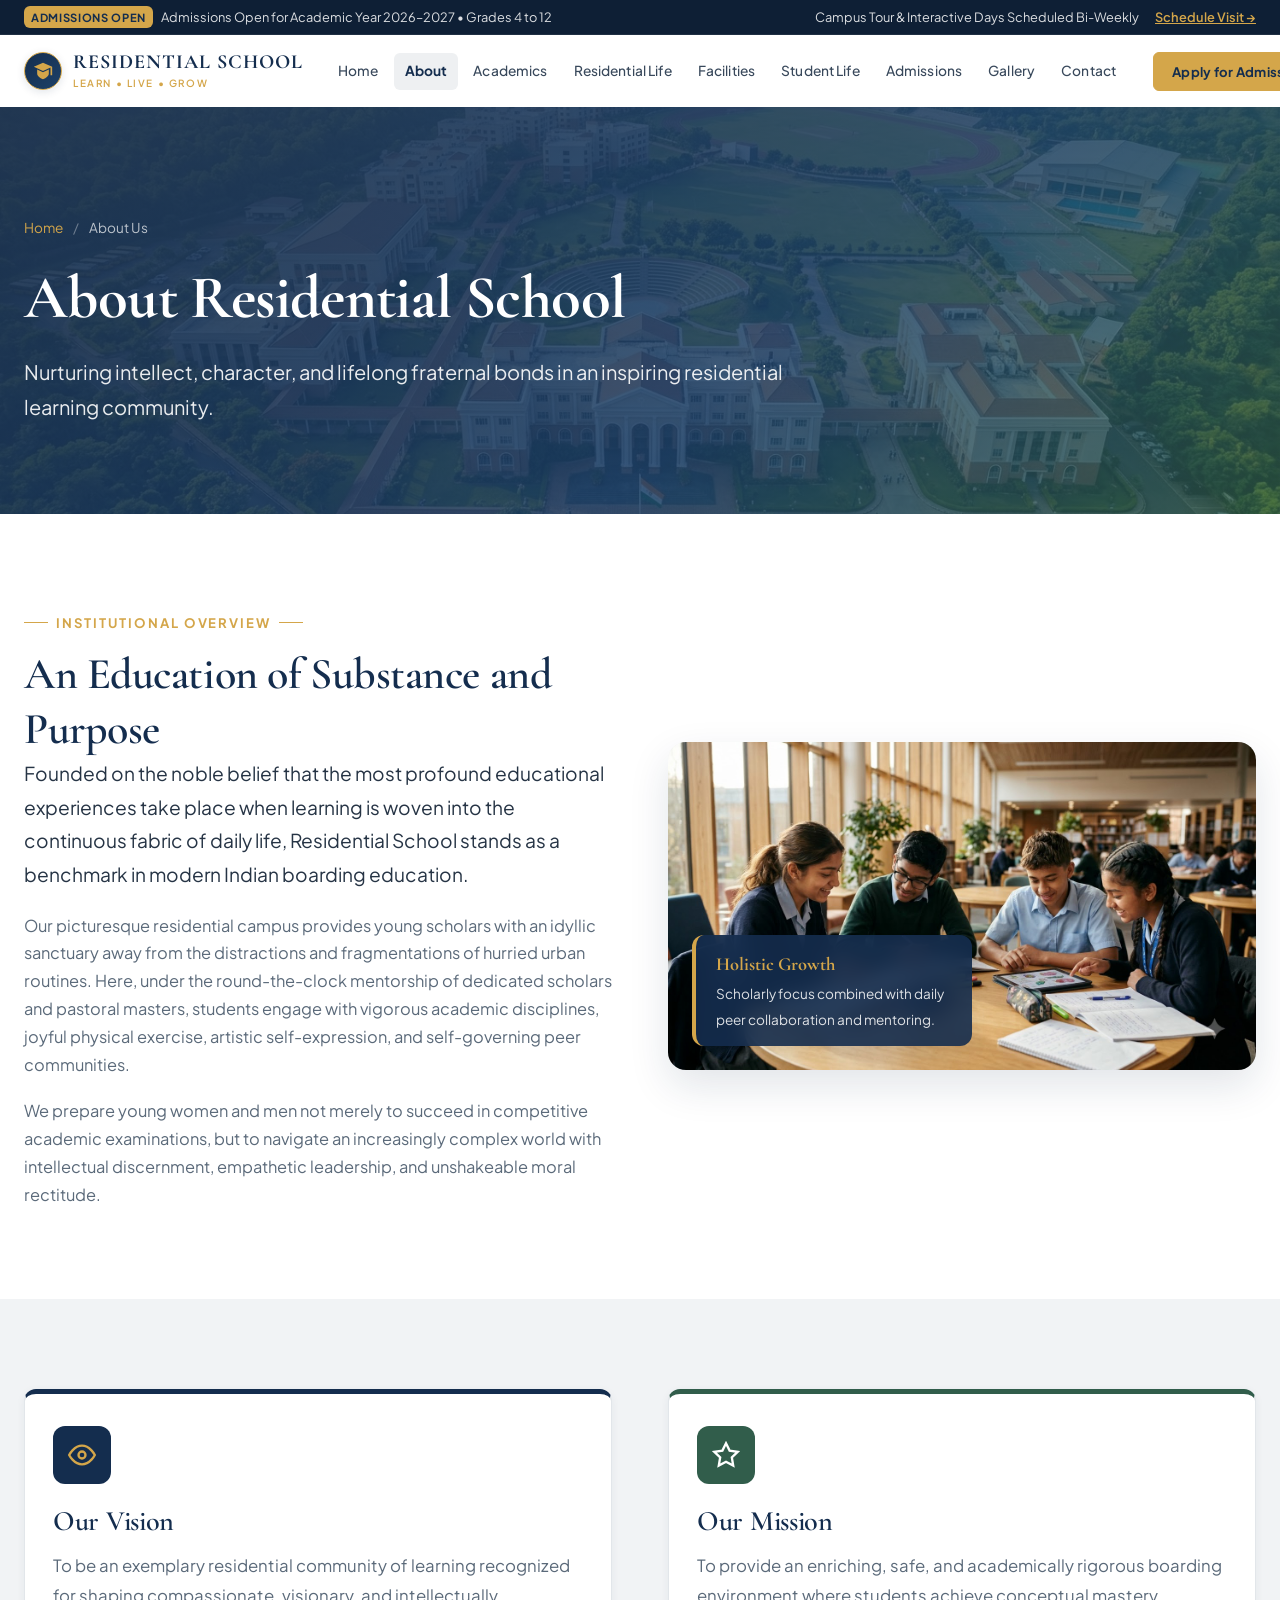
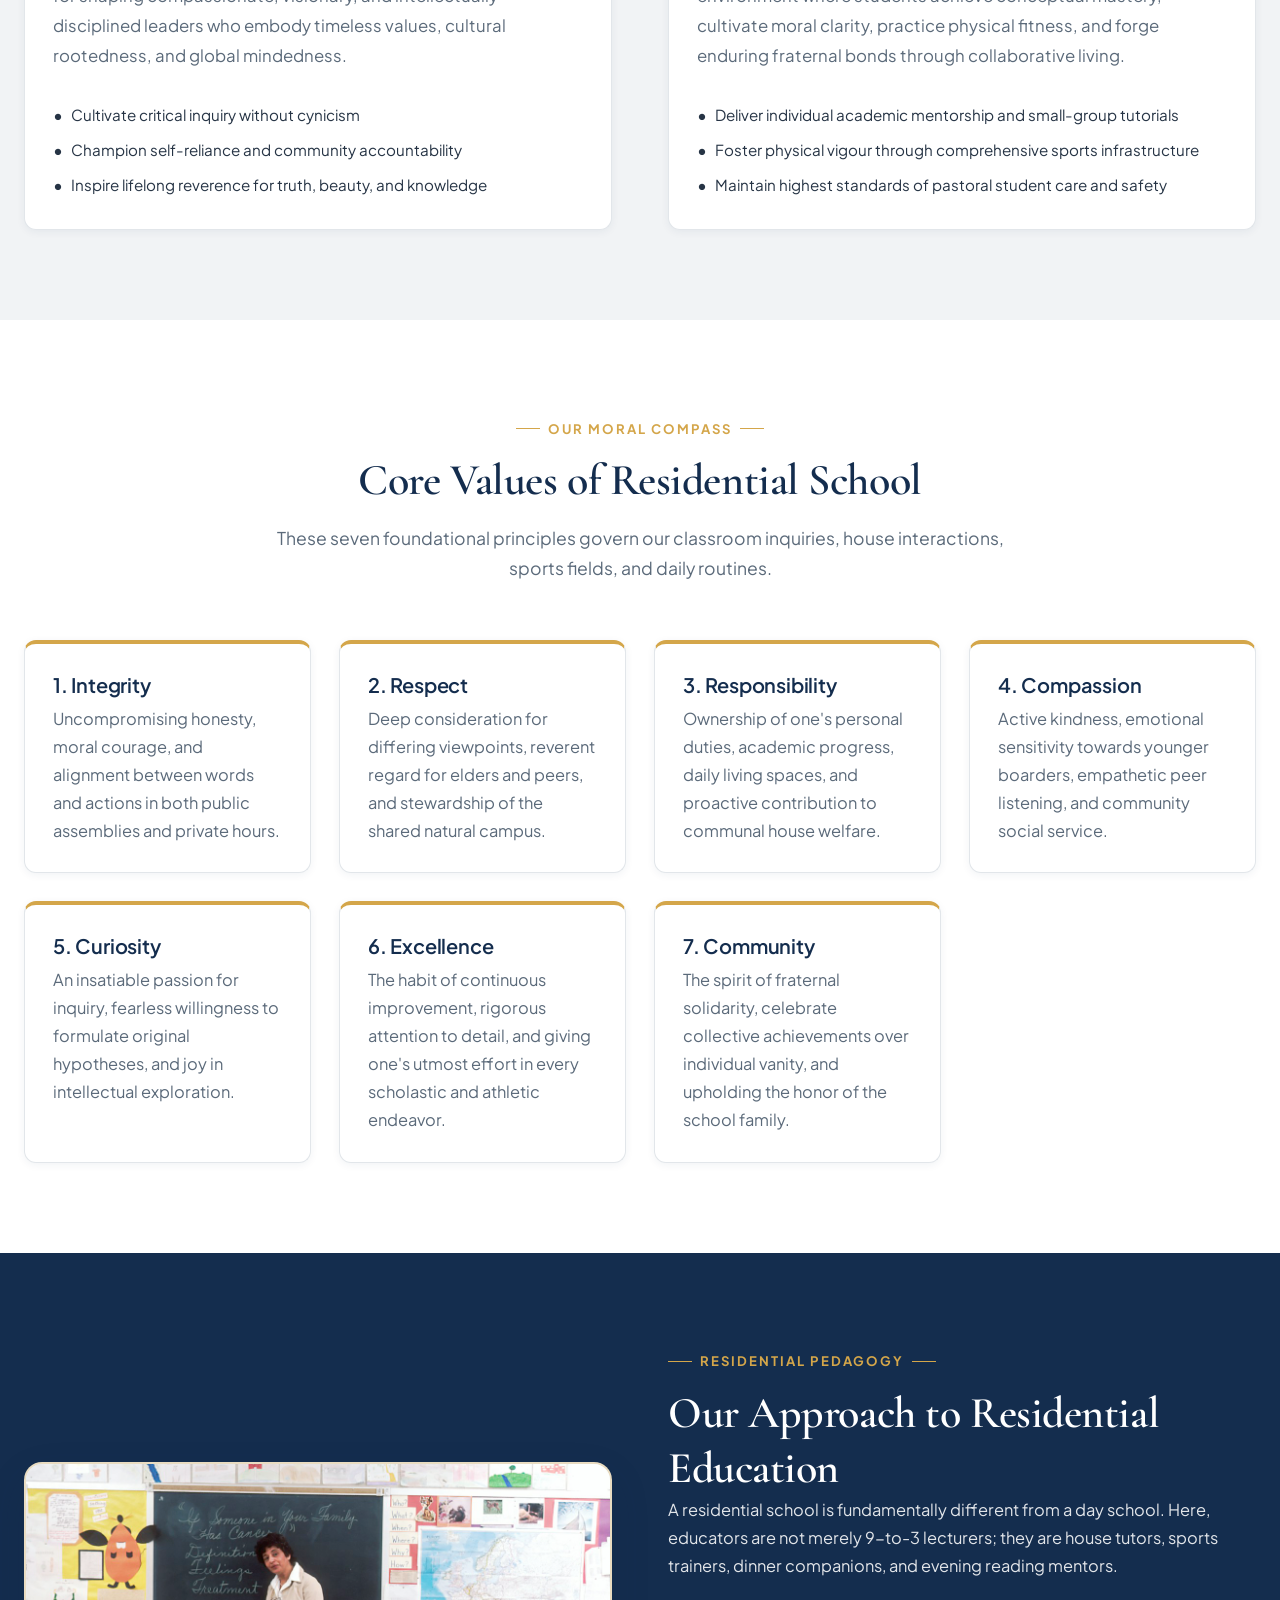
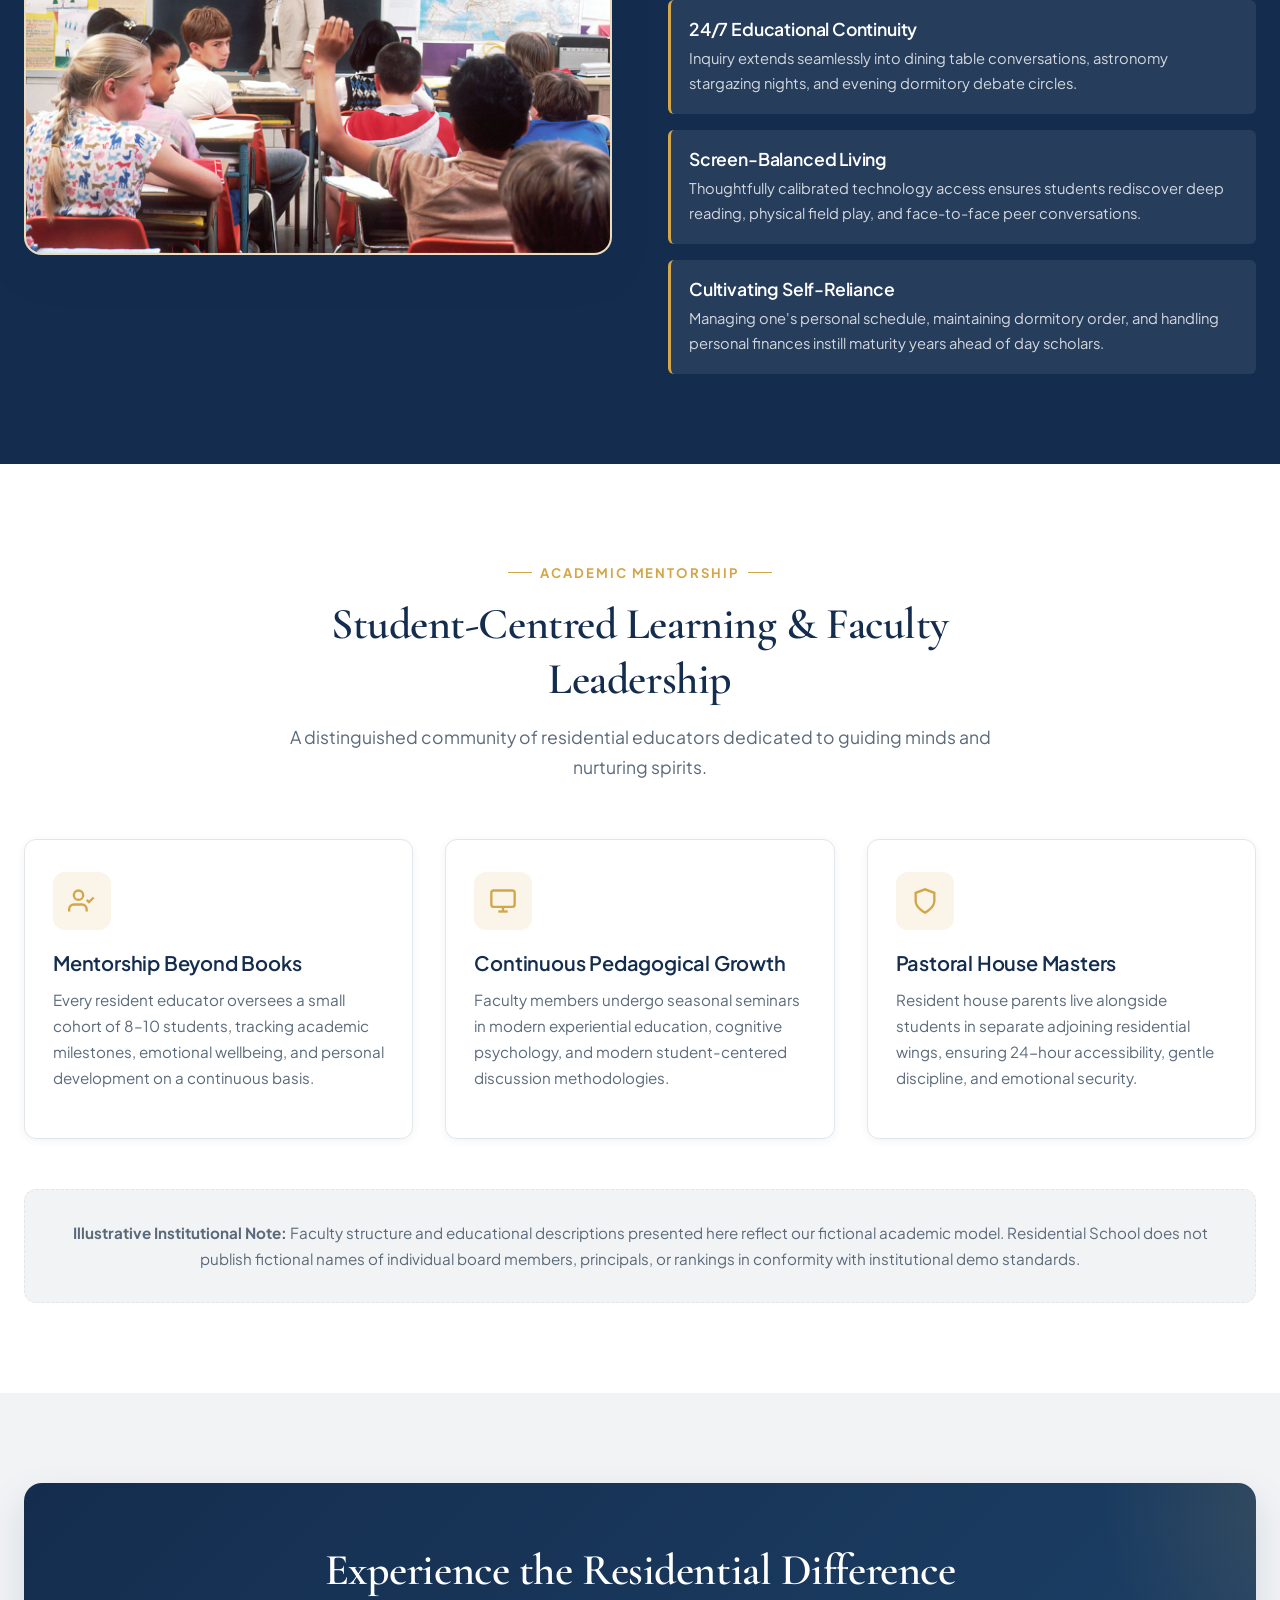
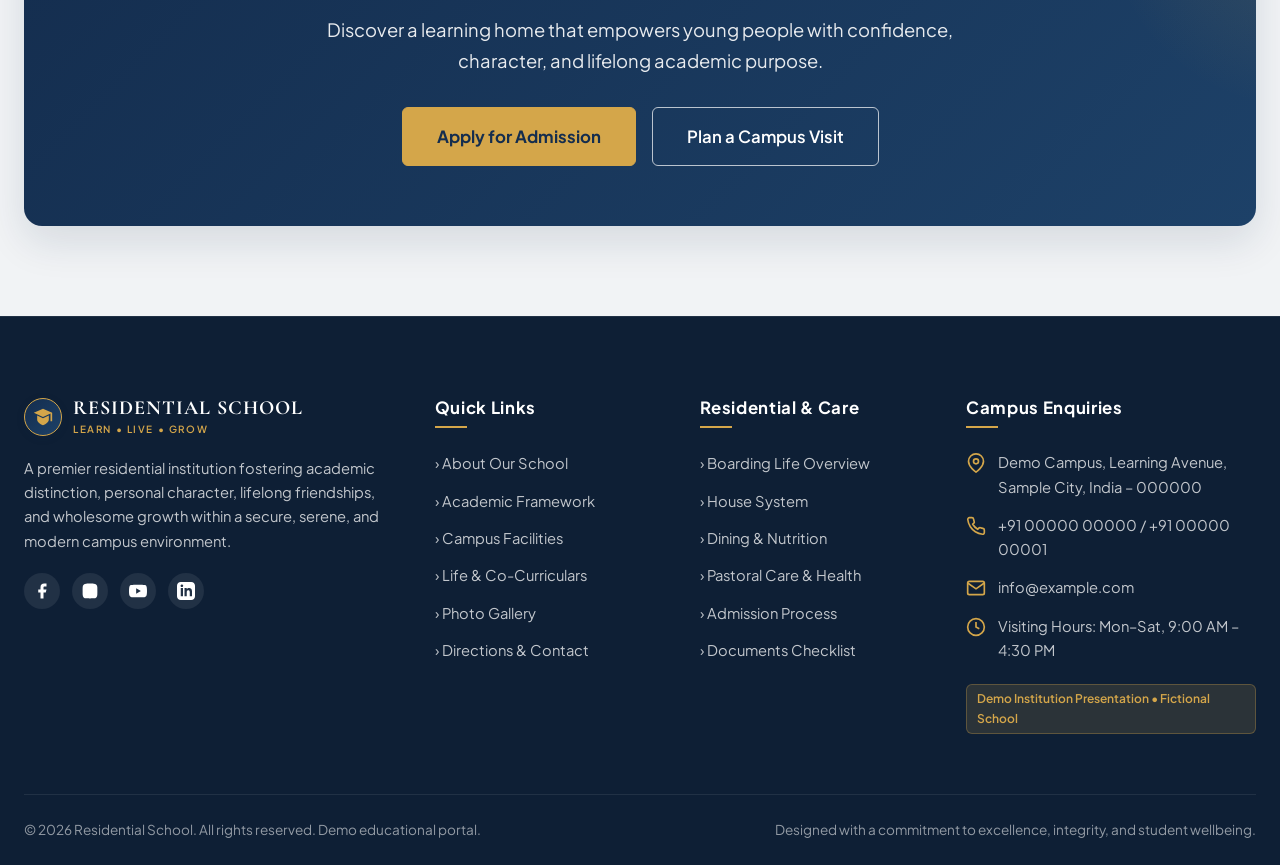
<file: about.html>
<!DOCTYPE html>
<html lang="en">
<head>
  <meta charset="UTF-8">
  <meta name="viewport" content="width=device-width, initial-scale=1.0">
  <meta name="description" content="About Residential School - Discover our vision, mission, core values, educational philosophy, and commitment to holistic student growth in a premier residential campus.">
  <title>About Us | Residential School | Vision, Mission & Values</title>
  <link rel="stylesheet" href="assets/css/style.css">
</head>
<body>

  <!-- Top Notice Bar -->
  <div class="top-notice-bar">
    <div class="container top-notice-inner">
      <div class="top-notice-item">
        <span class="top-notice-badge">Admissions Open</span>
        <span>Admissions Open for Academic Year 2026–2027 • Grades 4 to 12</span>
      </div>
      <div class="top-notice-item">
        <span>Campus Tour &amp; Interactive Days Scheduled Bi-Weekly</span>
        <a href="admissions.html" style="color: var(--color-warm-gold); text-decoration: underline; margin-left: 8px; font-weight: 600;">Schedule Visit &rarr;</a>
      </div>
    </div>
  </div>

  <!-- Sticky Header -->
  <header class="site-header">
    <div class="container">
      <nav class="navbar" aria-label="Main Navigation">
        <a href="index.html" class="brand-link" aria-label="Residential School Home">
          <div class="brand-emblem" aria-hidden="true">
            <svg viewBox="0 0 24 24">
              <path d="M12 2L1 7l11 5 9-4.09V17h2V7L12 2zm-7 8.18v4.94C5 18.06 8.13 20.7 12 21.94c3.87-1.24 7-3.88 7-6.82v-4.94L12 13.5l-7-3.32z"/>
            </svg>
          </div>
          <div class="brand-text-block">
            <span class="brand-school-name">RESIDENTIAL SCHOOL</span>
            <span class="brand-tagline">LEARN &bull; LIVE &bull; GROW</span>
          </div>
        </a>

        <div class="nav-menu-wrapper">
          <ul class="nav-menu">
            <li><a href="index.html" class="nav-link">Home</a></li>
            <li><a href="about.html" class="nav-link active">About</a></li>
            <li><a href="academics.html" class="nav-link">Academics</a></li>
            <li><a href="residential-life.html" class="nav-link">Residential Life</a></li>
            <li><a href="facilities.html" class="nav-link">Facilities</a></li>
            <li><a href="student-life.html" class="nav-link">Student Life</a></li>
            <li><a href="admissions.html" class="nav-link">Admissions</a></li>
            <li><a href="gallery.html" class="nav-link">Gallery</a></li>
            <li><a href="contact.html" class="nav-link">Contact</a></li>
          </ul>
          <div class="nav-cta">
            <a href="admissions.html" class="btn btn-gold btn-sm">Apply for Admission</a>
          </div>
        </div>

        <button class="nav-toggle" aria-label="Toggle Navigation Menu" aria-expanded="false">
          <svg viewBox="0 0 24 24">
            <path stroke-linecap="round" stroke-linejoin="round" d="M4 6h16M4 12h16M4 18h16"/>
          </svg>
        </button>
      </nav>
    </div>
  </header>

  <!-- Page Hero Banner -->
  <section class="page-hero" style="background-image: url('assets/images/school-campus.webp');">
    <div class="container">
      <div class="page-hero-content reveal">
        <nav class="breadcrumb" aria-label="Breadcrumb">
          <a href="index.html">Home</a>
          <span class="divider">/</span>
          <span>About Us</span>
        </nav>
        <h1>About Residential School</h1>
        <p class="lead">
          Nurturing intellect, character, and lifelong fraternal bonds in an inspiring residential learning community.
        </p>
      </div>
    </div>
  </section>

  <!-- Section 1: Introduction to Residential School -->
  <section class="section section-bg-white">
    <div class="container">
      <div class="grid-2">
        <div class="reveal">
          <span class="eyebrow">Institutional Overview</span>
          <h2>An Education of Substance and Purpose</h2>
          <p class="lead" style="margin-bottom: 20px;">
            Founded on the noble belief that the most profound educational experiences take place when learning is woven into the continuous fabric of daily life, Residential School stands as a benchmark in modern Indian boarding education.
          </p>
          <p style="margin-bottom: 18px;">
            Our picturesque residential campus provides young scholars with an idyllic sanctuary away from the distractions and fragmentations of hurried urban routines. Here, under the round-the-clock mentorship of dedicated scholars and pastoral masters, students engage with vigorous academic disciplines, joyful physical exercise, artistic self-expression, and self-governing peer communities.
          </p>
          <p>
            We prepare young women and men not merely to succeed in competitive academic examinations, but to navigate an increasingly complex world with intellectual discernment, empathetic leadership, and unshakeable moral rectitude.
          </p>
        </div>
        <div class="reveal">
          <div class="image-frame">
            <img src="assets/images/students-learning.webp" alt="Residential School Students Learning Together">
            <div class="image-frame-badge">
              <strong>Holistic Growth</strong>
              <span>Scholarly focus combined with daily peer collaboration and mentoring.</span>
            </div>
          </div>
        </div>
      </div>
    </div>
  </section>

  <!-- Section 2: Vision & Mission -->
  <section class="section section-bg-light">
    <div class="container">
      <div class="grid-2">
        <div class="card reveal" style="border-top: 5px solid var(--color-primary-navy);">
          <div class="card-icon" style="background: var(--color-primary-navy); color: var(--color-warm-gold);">
            <svg viewBox="0 0 24 24"><path d="M1 12s4-8 11-8 11 8 11 8-4 8-11 8-11-8-11-8z"/><circle cx="12" cy="12" r="3"/></svg>
          </div>
          <h3>Our Vision</h3>
          <p style="font-size: 1.05rem; line-height: 1.8;">
            To be an exemplary residential community of learning recognized for shaping compassionate, visionary, and intellectually disciplined leaders who embody timeless values, cultural rootedness, and global mindedness.
          </p>
          <ul style="margin-top: 14px; display: flex; flex-direction: column; gap: 10px; color: var(--color-dark-text); font-size: 0.95rem;">
            <li style="display: flex; gap: 8px;"><strong>&bull;</strong> Cultivate critical inquiry without cynicism</li>
            <li style="display: flex; gap: 8px;"><strong>&bull;</strong> Champion self-reliance and community accountability</li>
            <li style="display: flex; gap: 8px;"><strong>&bull;</strong> Inspire lifelong reverence for truth, beauty, and knowledge</li>
          </ul>
        </div>

        <div class="card reveal" style="border-top: 5px solid var(--color-forest-green);">
          <div class="card-icon" style="background: var(--color-forest-green); color: var(--color-white);">
            <svg viewBox="0 0 24 24"><polygon points="12 2 15.09 8.26 22 9.27 17 14.14 18.18 21.02 12 17.77 5.82 21.02 7 14.14 2 9.27 8.91 8.26 12 2"/></svg>
          </div>
          <h3>Our Mission</h3>
          <p style="font-size: 1.05rem; line-height: 1.8;">
            To provide an enriching, safe, and academically rigorous boarding environment where students achieve conceptual mastery, cultivate moral clarity, practice physical fitness, and forge enduring fraternal bonds through collaborative living.
          </p>
          <ul style="margin-top: 14px; display: flex; flex-direction: column; gap: 10px; color: var(--color-dark-text); font-size: 0.95rem;">
            <li style="display: flex; gap: 8px;"><strong>&bull;</strong> Deliver individual academic mentorship and small-group tutorials</li>
            <li style="display: flex; gap: 8px;"><strong>&bull;</strong> Foster physical vigour through comprehensive sports infrastructure</li>
            <li style="display: flex; gap: 8px;"><strong>&bull;</strong> Maintain highest standards of pastoral student care and safety</li>
          </ul>
        </div>
      </div>
    </div>
  </section>

  <!-- Section 3: Our Core Values -->
  <section class="section section-bg-white" id="values">
    <div class="container">
      <div class="section-header reveal">
        <span class="eyebrow">Our Moral Compass</span>
        <h2>Core Values of Residential School</h2>
        <p>These seven foundational principles govern our classroom inquiries, house interactions, sports fields, and daily routines.</p>
      </div>

      <div class="grid-4" style="grid-template-columns: repeat(auto-fit, minmax(260px, 1fr));">
        <div class="value-card reveal">
          <h4 style="color: var(--color-primary-navy); margin-bottom: 8px;">1. Integrity</h4>
          <p>Uncompromising honesty, moral courage, and alignment between words and actions in both public assemblies and private hours.</p>
        </div>

        <div class="value-card reveal">
          <h4 style="color: var(--color-primary-navy); margin-bottom: 8px;">2. Respect</h4>
          <p>Deep consideration for differing viewpoints, reverent regard for elders and peers, and stewardship of the shared natural campus.</p>
        </div>

        <div class="value-card reveal">
          <h4 style="color: var(--color-primary-navy); margin-bottom: 8px;">3. Responsibility</h4>
          <p>Ownership of one's personal duties, academic progress, daily living spaces, and proactive contribution to communal house welfare.</p>
        </div>

        <div class="value-card reveal">
          <h4 style="color: var(--color-primary-navy); margin-bottom: 8px;">4. Compassion</h4>
          <p>Active kindness, emotional sensitivity towards younger boarders, empathetic peer listening, and community social service.</p>
        </div>

        <div class="value-card reveal">
          <h4 style="color: var(--color-primary-navy); margin-bottom: 8px;">5. Curiosity</h4>
          <p>An insatiable passion for inquiry, fearless willingness to formulate original hypotheses, and joy in intellectual exploration.</p>
        </div>

        <div class="value-card reveal">
          <h4 style="color: var(--color-primary-navy); margin-bottom: 8px;">6. Excellence</h4>
          <p>The habit of continuous improvement, rigorous attention to detail, and giving one's utmost effort in every scholastic and athletic endeavor.</p>
        </div>

        <div class="value-card reveal">
          <h4 style="color: var(--color-primary-navy); margin-bottom: 8px;">7. Community</h4>
          <p>The spirit of fraternal solidarity, celebrate collective achievements over individual vanity, and upholding the honor of the school family.</p>
        </div>
      </div>
    </div>
  </section>

  <!-- Section 4: Our Approach to Residential Education -->
  <section class="section section-bg-navy">
    <div class="container">
      <div class="grid-2">
        <div class="reveal">
          <div class="image-frame" style="border: 2px solid rgba(212,166,74,0.3);">
            <img src="assets/images/teacher-classroom.webp" alt="Faculty Mentoring Residential Students">
          </div>
        </div>
        <div class="reveal">
          <span class="eyebrow" style="color: var(--color-warm-gold);">Residential Pedagogy</span>
          <h2 style="color: #fff;">Our Approach to Residential Education</h2>
          <p style="color: rgba(255,255,255,0.88); margin-bottom: 20px;">
            A residential school is fundamentally different from a day school. Here, educators are not merely 9-to-3 lecturers; they are house tutors, sports trainers, dinner companions, and evening reading mentors.
          </p>
          <div style="display: flex; flex-direction: column; gap: 16px;">
            <div style="background: rgba(255,255,255,0.08); padding: 18px; border-radius: var(--radius-sm); border-left: 3px solid var(--color-warm-gold);">
              <h5 style="color: #fff; margin-bottom: 6px;">24/7 Educational Continuity</h5>
              <p style="color: rgba(255,255,255,0.8); font-size: 0.92rem; margin: 0;">Inquiry extends seamlessly into dining table conversations, astronomy stargazing nights, and evening dormitory debate circles.</p>
            </div>
            <div style="background: rgba(255,255,255,0.08); padding: 18px; border-radius: var(--radius-sm); border-left: 3px solid var(--color-warm-gold);">
              <h5 style="color: #fff; margin-bottom: 6px;">Screen-Balanced Living</h5>
              <p style="color: rgba(255,255,255,0.8); font-size: 0.92rem; margin: 0;">Thoughtfully calibrated technology access ensures students rediscover deep reading, physical field play, and face-to-face peer conversations.</p>
            </div>
            <div style="background: rgba(255,255,255,0.08); padding: 18px; border-radius: var(--radius-sm); border-left: 3px solid var(--color-warm-gold);">
              <h5 style="color: #fff; margin-bottom: 6px;">Cultivating Self-Reliance</h5>
              <p style="color: rgba(255,255,255,0.8); font-size: 0.92rem; margin: 0;">Managing one's personal schedule, maintaining dormitory order, and handling personal finances instill maturity years ahead of day scholars.</p>
            </div>
          </div>
        </div>
      </div>
    </div>
  </section>

  <!-- Section 5: Student-Centred Learning & Faculty -->
  <section class="section section-bg-white">
    <div class="container">
      <div class="section-header reveal">
        <span class="eyebrow">Academic Mentorship</span>
        <h2>Student-Centred Learning &amp; Faculty Leadership</h2>
        <p>A distinguished community of residential educators dedicated to guiding minds and nurturing spirits.</p>
      </div>

      <div class="grid-3">
        <div class="card reveal">
          <div class="card-icon">
            <svg viewBox="0 0 24 24"><path d="M16 21v-2a4 4 0 00-4-4H5a4 4 0 00-4 4v2"/><circle cx="9" cy="7" r="4"/><polyline points="16 11 18 13 22 9"/></svg>
          </div>
          <h4>Mentorship Beyond Books</h4>
          <p>Every resident educator oversees a small cohort of 8–10 students, tracking academic milestones, emotional wellbeing, and personal development on a continuous basis.</p>
        </div>

        <div class="card reveal">
          <div class="card-icon">
            <svg viewBox="0 0 24 24"><rect x="2" y="3" width="20" height="14" rx="2" ry="2"/><line x1="8" y1="21" x2="16" y2="21"/><line x1="12" y1="17" x2="12" y2="21"/></svg>
          </div>
          <h4>Continuous Pedagogical Growth</h4>
          <p>Faculty members undergo seasonal seminars in modern experiential education, cognitive psychology, and modern student-centered discussion methodologies.</p>
        </div>

        <div class="card reveal">
          <div class="card-icon">
            <svg viewBox="0 0 24 24"><path d="M12 22s8-4 8-10V5l-8-3-8 3v7c0 6 8 10 8 10z"/></svg>
          </div>
          <h4>Pastoral House Masters</h4>
          <p>Resident house parents live alongside students in separate adjoining residential wings, ensuring 24-hour accessibility, gentle discipline, and emotional security.</p>
        </div>
      </div>

      <div style="margin-top: 50px; background-color: var(--color-light-grey); border-radius: var(--radius-md); padding: 30px; text-align: center; border: 1px dashed var(--color-border);" class="reveal">
        <p style="font-size: 0.95rem; color: var(--color-text-muted); margin: 0;">
          <strong>Illustrative Institutional Note:</strong> Faculty structure and educational descriptions presented here reflect our fictional academic model. Residential School does not publish fictional names of individual board members, principals, or rankings in conformity with institutional demo standards.
        </p>
      </div>
    </div>
  </section>

  <!-- Section 6: Campus Environment & CTA -->
  <section class="section section-bg-light">
    <div class="container">
      <div class="cta-banner reveal">
        <h2>Experience the Residential Difference</h2>
        <p>Discover a learning home that empowers young people with confidence, character, and lifelong academic purpose.</p>
        <div class="cta-banner-buttons">
          <a href="admissions.html" class="btn btn-gold btn-lg">Apply for Admission</a>
          <a href="contact.html" class="btn btn-outline-white btn-lg">Plan a Campus Visit</a>
        </div>
      </div>
    </div>
  </section>

  <!-- Footer -->
  <footer class="site-footer">
    <div class="container">
      <div class="footer-top">
        <div class="footer-col">
          <a href="index.html" class="brand-link" style="margin-bottom: 18px;">
            <div class="brand-emblem" aria-hidden="true">
              <svg viewBox="0 0 24 24">
                <path d="M12 2L1 7l11 5 9-4.09V17h2V7L12 2zm-7 8.18v4.94C5 18.06 8.13 20.7 12 21.94c3.87-1.24 7-3.88 7-6.82v-4.94L12 13.5l-7-3.32z"/>
              </svg>
            </div>
            <div class="brand-text-block">
              <span class="brand-school-name" style="color: #fff;">RESIDENTIAL SCHOOL</span>
              <span class="brand-tagline">LEARN &bull; LIVE &bull; GROW</span>
            </div>
          </a>
          <p>
            A premier residential institution fostering academic distinction, personal character, lifelong friendships, and wholesome growth within a secure, serene, and modern campus environment.
          </p>
          <div class="social-links">
            <a href="#" class="social-link" aria-label="Facebook"><svg viewBox="0 0 24 24"><path d="M18 2h-3a5 5 0 00-5 5v3H7v4h3v8h4v-8h3l1-4h-4V7a1 1 0 011-1h3z"/></svg></a>
            <a href="#" class="social-link" aria-label="Instagram"><svg viewBox="0 0 24 24"><path d="M12 2.163c3.204 0 3.584.012 4.85.07 3.252.148 4.771 1.691 4.919 4.919.058 1.265.069 1.645.069 4.849 0 3.205-.012 3.584-.069 4.849-.149 3.225-1.664 4.771-4.919 4.919-1.266.058-1.644.07-4.85.07-3.204 0-3.584-.012-4.849-.07-3.26-.149-4.771-1.699-4.919-4.92-.058-1.265-.07-1.644-.07-4.849 0-3.204.013-3.583.07-4.849.149-3.227 1.664-4.771 4.919-4.919 1.266-.057 1.645-.069 4.849-.069z"/></svg></a>
            <a href="#" class="social-link" aria-label="YouTube"><svg viewBox="0 0 24 24"><path d="M23.498 6.186a3.016 3.016 0 00-2.122-2.136C19.505 3.545 12 3.545 12 3.545s-7.505 0-9.377.505A3.017 3.017 0 00.502 6.186C0 8.07 0 12 0 12s0 3.93.502 5.814a3.016 3.016 0 002.122 2.136c1.871.505 9.376.505 9.376.505s7.505 0 9.377-.505a3.015 3.015 0 002.122-2.136C24 15.93 24 12 24 12s0-3.93-.502-5.814zM9.545 15.568V8.432L15.818 12l-6.273 3.568z"/></svg></a>
            <a href="#" class="social-link" aria-label="LinkedIn"><svg viewBox="0 0 24 24"><path d="M19 0h-14c-2.761 0-5 2.239-5 5v14c0 2.761 2.239 5 5 5h14c2.762 0 5-2.239 5-5v-14c0-2.761-2.238-5-5-5zm-11 19h-3v-11h3v11zm-1.5-12.268c-.966 0-1.75-.79-1.75-1.764s.784-1.764 1.75-1.764 1.75.79 1.75 1.764-.783 1.764-1.75 1.764zm13.5 12.268h-3v-5.604c0-3.368-4-3.113-4 0v5.604h-3v-11h3v1.765c1.396-2.586 7-2.777 7 2.476v6.759z"/></svg></a>
          </div>
        </div>

        <div class="footer-col">
          <h4>Quick Links</h4>
          <ul class="footer-links">
            <li><a href="about.html">&rsaquo; About Our School</a></li>
            <li><a href="academics.html">&rsaquo; Academic Framework</a></li>
            <li><a href="facilities.html">&rsaquo; Campus Facilities</a></li>
            <li><a href="student-life.html">&rsaquo; Life &amp; Co-Curriculars</a></li>
            <li><a href="gallery.html">&rsaquo; Photo Gallery</a></li>
            <li><a href="contact.html">&rsaquo; Directions &amp; Contact</a></li>
          </ul>
        </div>

        <div class="footer-col">
          <h4>Residential &amp; Care</h4>
          <ul class="footer-links">
            <li><a href="residential-life.html">&rsaquo; Boarding Life Overview</a></li>
            <li><a href="residential-life.html#houses">&rsaquo; House System</a></li>
            <li><a href="residential-life.html#dining">&rsaquo; Dining &amp; Nutrition</a></li>
            <li><a href="residential-life.html#pastoral">&rsaquo; Pastoral Care &amp; Health</a></li>
            <li><a href="admissions.html">&rsaquo; Admission Process</a></li>
            <li><a href="admissions.html#checklist">&rsaquo; Documents Checklist</a></li>
          </ul>
        </div>

        <div class="footer-col">
          <h4>Campus Enquiries</h4>
          <div class="footer-contact-item">
            <svg viewBox="0 0 24 24" fill="none" stroke="currentColor" stroke-width="2"><path d="M21 10c0 7-9 13-9 13s-9-6-9-13a9 9 0 0118 0z"/><circle cx="12" cy="10" r="3"/></svg>
            <span>Demo Campus, Learning Avenue, Sample City, India &ndash; 000000</span>
          </div>
          <div class="footer-contact-item">
            <svg viewBox="0 0 24 24" fill="none" stroke="currentColor" stroke-width="2"><path d="M22 16.92v3a2 2 0 01-2.18 2 19.79 19.79 0 01-8.63-3.07 19.5 19.5 0 01-6-6 19.79 19.79 0 01-3.07-8.67A2 2 0 014.11 2h3a2 2 0 012 1.72 12.84 12.84 0 00.7 2.81 2 2 0 01-.45 2.11L8.09 9.91a16 16 0 006 6l1.27-1.27a2 2 0 012.11-.45 12.84 12.84 0 002.81.7A2 2 0 0122 16.92z"/></svg>
            <span>+91 00000 00000 / +91 00000 00001</span>
          </div>
          <div class="footer-contact-item">
            <svg viewBox="0 0 24 24" fill="none" stroke="currentColor" stroke-width="2"><path d="M4 4h16c1.1 0 2 .9 2 2v12c0 1.1-.9 2-2 2H4c-1.1 0-2-.9-2-2V6c0-1.1.9-2 2-2z"/><polyline points="22,6 12,13 2,6"/></svg>
            <span>info@example.com</span>
          </div>
          <div class="footer-contact-item">
            <svg viewBox="0 0 24 24" fill="none" stroke="currentColor" stroke-width="2"><circle cx="12" cy="12" r="10"/><polyline points="12 6 12 12 16 14"/></svg>
            <span>Visiting Hours: Mon&ndash;Sat, 9:00 AM &ndash; 4:30 PM</span>
          </div>
          <div class="footer-demo-badge">Demo Institution Presentation &bull; Fictional School</div>
        </div>
      </div>

      <div class="footer-bottom">
        <div>&copy; 2026 Residential School. All rights reserved. Demo educational portal.</div>
        <div>Designed with a commitment to excellence, integrity, and student wellbeing.</div>
      </div>
    </div>
  </footer>

  <!-- Back to Top Button -->
  <button class="back-to-top" aria-label="Back to top of page">
    <svg viewBox="0 0 24 24"><polyline points="18 15 12 9 6 15"/></svg>
  </button>

  <!-- Shared Script -->
  <script src="assets/js/script.js"></script>
</body>
</html>
</file>
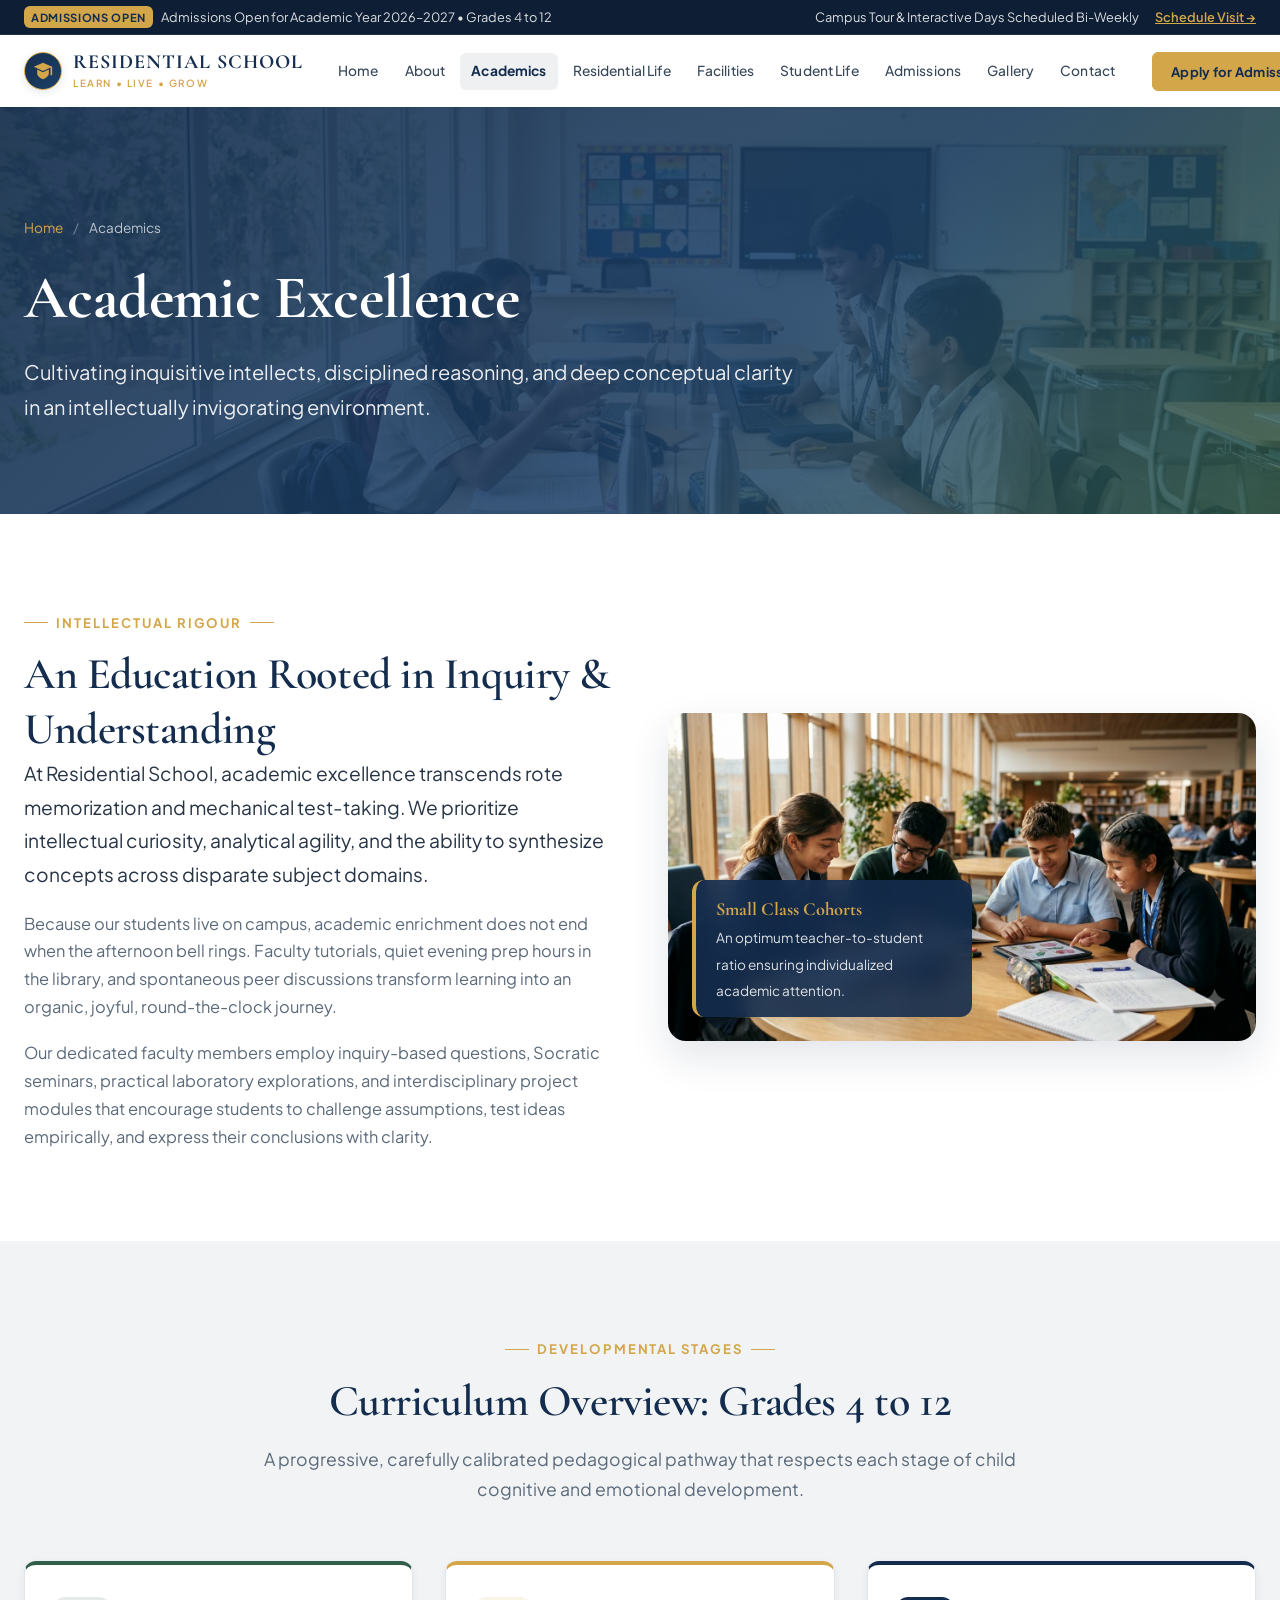
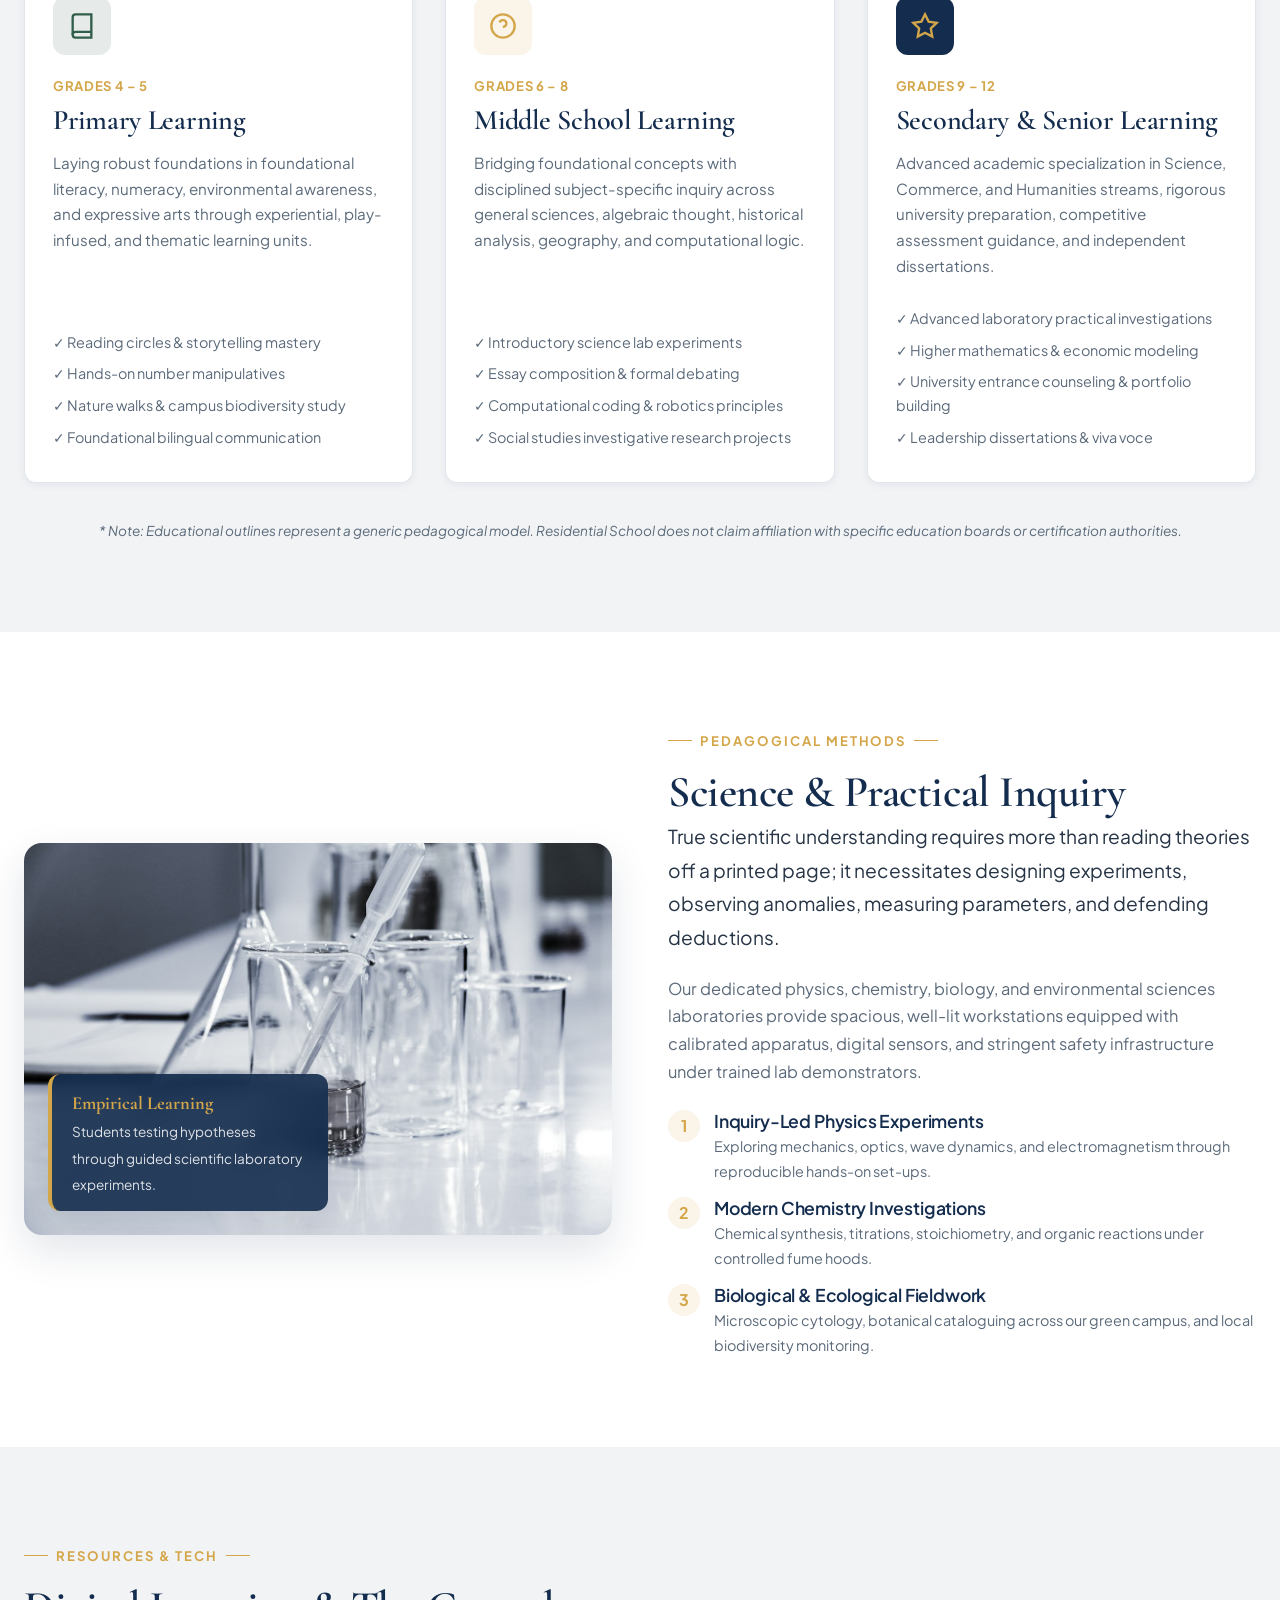
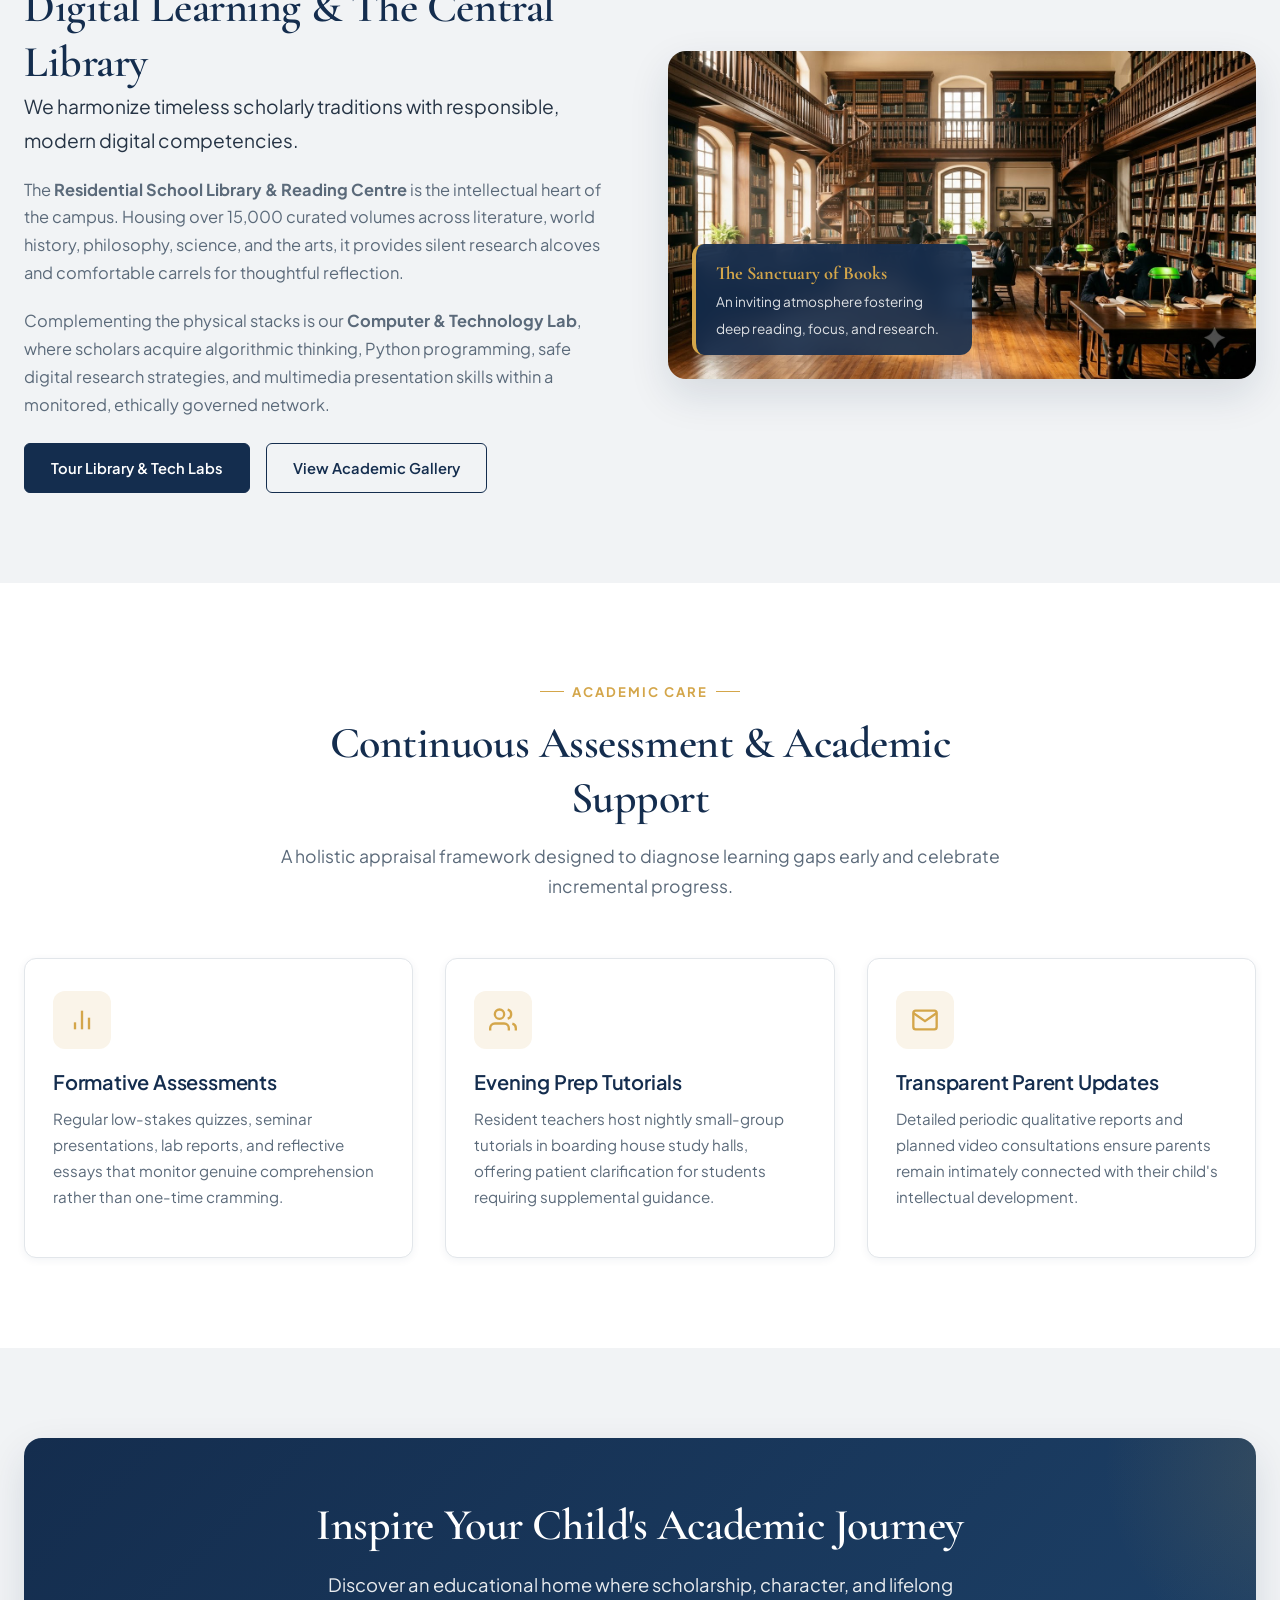
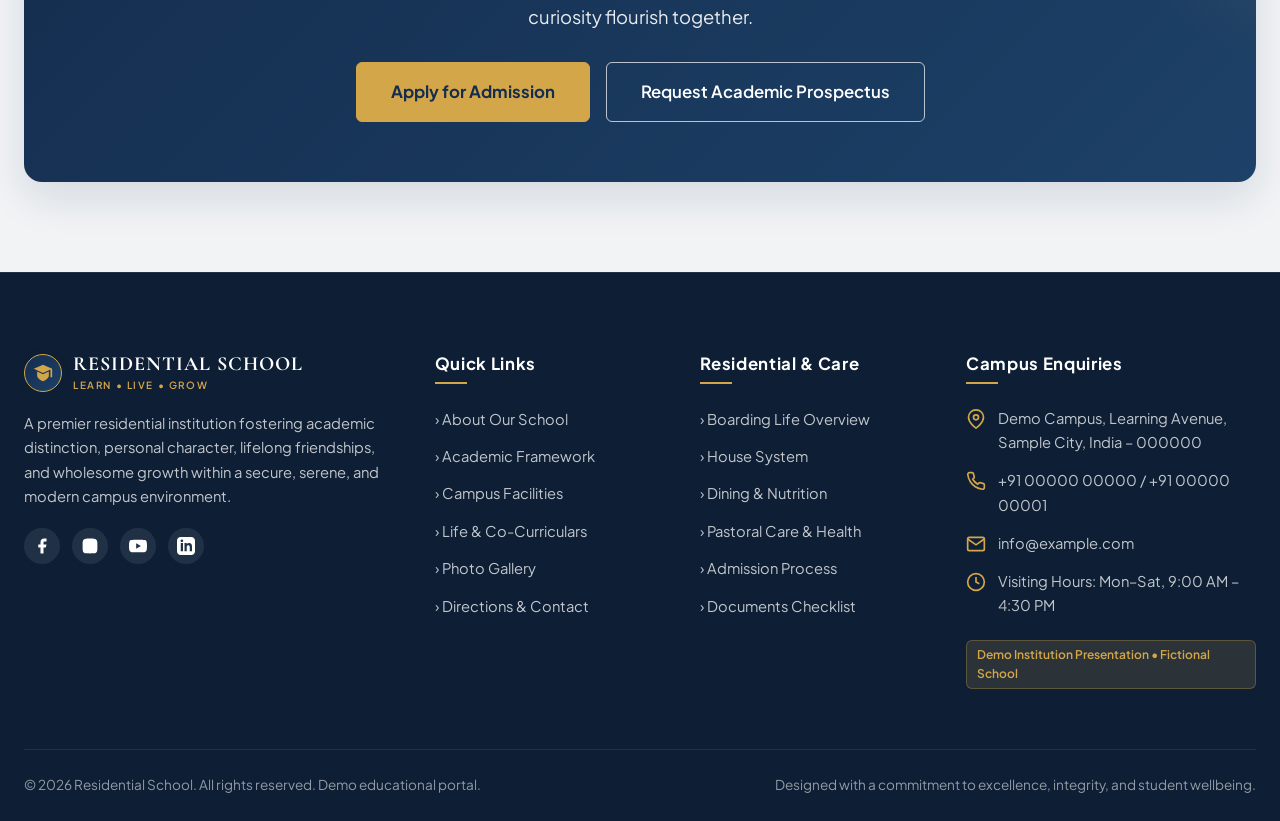
<file: academics.html>
<!DOCTYPE html>
<html lang="en">
<head>
  <meta charset="UTF-8">
  <meta name="viewport" content="width=device-width, initial-scale=1.0">
  <meta name="description" content="Academics at Residential School - Inquiry-led curriculum, experiential learning, STEM laboratories, digital research library, and tailored faculty tutorials.">
  <title>Academics | Residential School | Rigorous & Inspiring Learning</title>
  <link rel="stylesheet" href="assets/css/style.css">
</head>
<body>

  <!-- Top Notice Bar -->
  <div class="top-notice-bar">
    <div class="container top-notice-inner">
      <div class="top-notice-item">
        <span class="top-notice-badge">Admissions Open</span>
        <span>Admissions Open for Academic Year 2026–2027 • Grades 4 to 12</span>
      </div>
      <div class="top-notice-item">
        <span>Campus Tour &amp; Interactive Days Scheduled Bi-Weekly</span>
        <a href="admissions.html" style="color: var(--color-warm-gold); text-decoration: underline; margin-left: 8px; font-weight: 600;">Schedule Visit &rarr;</a>
      </div>
    </div>
  </div>

  <!-- Sticky Header -->
  <header class="site-header">
    <div class="container">
      <nav class="navbar" aria-label="Main Navigation">
        <a href="index.html" class="brand-link" aria-label="Residential School Home">
          <div class="brand-emblem" aria-hidden="true">
            <svg viewBox="0 0 24 24">
              <path d="M12 2L1 7l11 5 9-4.09V17h2V7L12 2zm-7 8.18v4.94C5 18.06 8.13 20.7 12 21.94c3.87-1.24 7-3.88 7-6.82v-4.94L12 13.5l-7-3.32z"/>
            </svg>
          </div>
          <div class="brand-text-block">
            <span class="brand-school-name">RESIDENTIAL SCHOOL</span>
            <span class="brand-tagline">LEARN &bull; LIVE &bull; GROW</span>
          </div>
        </a>

        <div class="nav-menu-wrapper">
          <ul class="nav-menu">
            <li><a href="index.html" class="nav-link">Home</a></li>
            <li><a href="about.html" class="nav-link">About</a></li>
            <li><a href="academics.html" class="nav-link active">Academics</a></li>
            <li><a href="residential-life.html" class="nav-link">Residential Life</a></li>
            <li><a href="facilities.html" class="nav-link">Facilities</a></li>
            <li><a href="student-life.html" class="nav-link">Student Life</a></li>
            <li><a href="admissions.html" class="nav-link">Admissions</a></li>
            <li><a href="gallery.html" class="nav-link">Gallery</a></li>
            <li><a href="contact.html" class="nav-link">Contact</a></li>
          </ul>
          <div class="nav-cta">
            <a href="admissions.html" class="btn btn-gold btn-sm">Apply for Admission</a>
          </div>
        </div>

        <button class="nav-toggle" aria-label="Toggle Navigation Menu" aria-expanded="false">
          <svg viewBox="0 0 24 24">
            <path stroke-linecap="round" stroke-linejoin="round" d="M4 6h16M4 12h16M4 18h16"/>
          </svg>
        </button>
      </nav>
    </div>
  </header>

  <!-- Page Hero Banner -->
  <section class="page-hero" style="background-image: url('assets/images/classroom.webp');">
    <div class="container">
      <div class="page-hero-content reveal">
        <nav class="breadcrumb" aria-label="Breadcrumb">
          <a href="index.html">Home</a>
          <span class="divider">/</span>
          <span>Academics</span>
        </nav>
        <h1>Academic Excellence</h1>
        <p class="lead">
          Cultivating inquisitive intellects, disciplined reasoning, and deep conceptual clarity in an intellectually invigorating environment.
        </p>
      </div>
    </div>
  </section>

  <!-- Section 1: Academic Introduction & Learning Philosophy -->
  <section class="section section-bg-white">
    <div class="container">
      <div class="grid-2">
        <div class="reveal">
          <span class="eyebrow">Intellectual Rigour</span>
          <h2>An Education Rooted in Inquiry &amp; Understanding</h2>
          <p class="lead" style="margin-bottom: 18px;">
            At Residential School, academic excellence transcends rote memorization and mechanical test-taking. We prioritize intellectual curiosity, analytical agility, and the ability to synthesize concepts across disparate subject domains.
          </p>
          <p style="margin-bottom: 18px;">
            Because our students live on campus, academic enrichment does not end when the afternoon bell rings. Faculty tutorials, quiet evening prep hours in the library, and spontaneous peer discussions transform learning into an organic, joyful, round-the-clock journey.
          </p>
          <p>
            Our dedicated faculty members employ inquiry-based questions, Socratic seminars, practical laboratory explorations, and interdisciplinary project modules that encourage students to challenge assumptions, test ideas empirically, and express their conclusions with clarity.
          </p>
        </div>
        <div class="reveal">
          <div class="image-frame">
            <img src="assets/images/students-learning.webp" alt="Collaborative Academic Inquiries">
            <div class="image-frame-badge">
              <strong>Small Class Cohorts</strong>
              <span>An optimum teacher-to-student ratio ensuring individualized academic attention.</span>
            </div>
          </div>
        </div>
      </div>
    </div>
  </section>

  <!-- Section 2: Curriculum Overview & Stages -->
  <section class="section section-bg-light">
    <div class="container">
      <div class="section-header reveal">
        <span class="eyebrow">Developmental Stages</span>
        <h2>Curriculum Overview: Grades 4 to 12</h2>
        <p>A progressive, carefully calibrated pedagogical pathway that respects each stage of child cognitive and emotional development.</p>
      </div>

      <div class="grid-3">
        <!-- Stage 1 -->
        <div class="card reveal" style="border-top: 4px solid var(--color-forest-green);">
          <div class="card-icon" style="background: rgba(49,93,75,0.12); color: var(--color-forest-green);">
            <svg viewBox="0 0 24 24"><path d="M4 19.5A2.5 2.5 0 0 1 6.5 17H20"/><path d="M6.5 2H20v20H6.5A2.5 2.5 0 0 1 4 19.5v-15A2.5 2.5 0 0 1 6.5 2z"/></svg>
          </div>
          <span style="font-size: 0.82rem; font-weight: 700; color: var(--color-warm-gold); text-transform: uppercase; letter-spacing: 0.05em; margin-bottom: 6px;">Grades 4 &ndash; 5</span>
          <h3>Primary Learning</h3>
          <p>
            Laying robust foundations in foundational literacy, numeracy, environmental awareness, and expressive arts through experiential, play-infused, and thematic learning units.
          </p>
          <ul style="font-size: 0.9rem; color: var(--color-text-muted); display: flex; flex-direction: column; gap: 8px; margin-top: 12px;">
            <li>&check; Reading circles &amp; storytelling mastery</li>
            <li>&check; Hands-on number manipulatives</li>
            <li>&check; Nature walks &amp; campus biodiversity study</li>
            <li>&check; Foundational bilingual communication</li>
          </ul>
        </div>

        <!-- Stage 2 -->
        <div class="card reveal" style="border-top: 4px solid var(--color-warm-gold);">
          <div class="card-icon">
            <svg viewBox="0 0 24 24"><circle cx="12" cy="12" r="10"/><path d="M9.09 9a3 3 0 0 1 5.83 1c0 2-3 3-3 3"/><line x1="12" y1="17" x2="12.01" y2="17"/></svg>
          </div>
          <span style="font-size: 0.82rem; font-weight: 700; color: var(--color-warm-gold); text-transform: uppercase; letter-spacing: 0.05em; margin-bottom: 6px;">Grades 6 &ndash; 8</span>
          <h3>Middle School Learning</h3>
          <p>
            Bridging foundational concepts with disciplined subject-specific inquiry across general sciences, algebraic thought, historical analysis, geography, and computational logic.
          </p>
          <ul style="font-size: 0.9rem; color: var(--color-text-muted); display: flex; flex-direction: column; gap: 8px; margin-top: 12px;">
            <li>&check; Introductory science lab experiments</li>
            <li>&check; Essay composition &amp; formal debating</li>
            <li>&check; Computational coding &amp; robotics principles</li>
            <li>&check; Social studies investigative research projects</li>
          </ul>
        </div>

        <!-- Stage 3 -->
        <div class="card reveal" style="border-top: 4px solid var(--color-primary-navy);">
          <div class="card-icon" style="background: var(--color-primary-navy); color: var(--color-warm-gold);">
            <svg viewBox="0 0 24 24"><polygon points="12 2 15.09 8.26 22 9.27 17 14.14 18.18 21.02 12 17.77 5.82 21.02 7 14.14 2 9.27 8.91 8.26 12 2"/></svg>
          </div>
          <span style="font-size: 0.82rem; font-weight: 700; color: var(--color-warm-gold); text-transform: uppercase; letter-spacing: 0.05em; margin-bottom: 6px;">Grades 9 &ndash; 12</span>
          <h3>Secondary &amp; Senior Learning</h3>
          <p>
            Advanced academic specialization in Science, Commerce, and Humanities streams, rigorous university preparation, competitive assessment guidance, and independent dissertations.
          </p>
          <ul style="font-size: 0.9rem; color: var(--color-text-muted); display: flex; flex-direction: column; gap: 8px; margin-top: 12px;">
            <li>&check; Advanced laboratory practical investigations</li>
            <li>&check; Higher mathematics &amp; economic modeling</li>
            <li>&check; University entrance counseling &amp; portfolio building</li>
            <li>&check; Leadership dissertations &amp; viva voce</li>
          </ul>
        </div>
      </div>

      <div style="margin-top: 36px; text-align: center;">
        <p style="font-size: 0.85rem; color: var(--color-text-muted); font-style: italic;">
          * Note: Educational outlines represent a generic pedagogical model. Residential School does not claim affiliation with specific education boards or certification authorities.
        </p>
      </div>
    </div>
  </section>

  <!-- Section 3: Teaching Methodologies & Science & Practical Learning -->
  <section class="section section-bg-white" id="methodologies">
    <div class="container">
      <div class="grid-2">
        <div class="reveal">
          <div class="image-frame">
            <img src="assets/images/science-lab.webp" alt="Science Laboratory Practical Learning">
            <div class="image-frame-badge">
              <strong>Empirical Learning</strong>
              <span>Students testing hypotheses through guided scientific laboratory experiments.</span>
            </div>
          </div>
        </div>
        <div class="reveal">
          <span class="eyebrow">Pedagogical Methods</span>
          <h2>Science &amp; Practical Inquiry</h2>
          <p class="lead" style="margin-bottom: 20px;">
            True scientific understanding requires more than reading theories off a printed page; it necessitates designing experiments, observing anomalies, measuring parameters, and defending deductions.
          </p>
          <p style="margin-bottom: 24px;">
            Our dedicated physics, chemistry, biology, and environmental sciences laboratories provide spacious, well-lit workstations equipped with calibrated apparatus, digital sensors, and stringent safety infrastructure under trained lab demonstrators.
          </p>
          <div style="display: flex; flex-direction: column; gap: 14px;">
            <div style="display: flex; gap: 14px; align-items: flex-start;">
              <div style="width: 32px; height: 32px; border-radius: 50%; background: var(--color-gold-soft); color: var(--color-warm-gold); display: flex; align-items: center; justify-content: center; font-weight: 700; flex-shrink: 0;">1</div>
              <div>
                <h5 style="margin-bottom: 2px;">Inquiry-Led Physics Experiments</h5>
                <p style="font-size: 0.9rem; margin: 0;">Exploring mechanics, optics, wave dynamics, and electromagnetism through reproducible hands-on set-ups.</p>
              </div>
            </div>
            <div style="display: flex; gap: 14px; align-items: flex-start;">
              <div style="width: 32px; height: 32px; border-radius: 50%; background: var(--color-gold-soft); color: var(--color-warm-gold); display: flex; align-items: center; justify-content: center; font-weight: 700; flex-shrink: 0;">2</div>
              <div>
                <h5 style="margin-bottom: 2px;">Modern Chemistry Investigations</h5>
                <p style="font-size: 0.9rem; margin: 0;">Chemical synthesis, titrations, stoichiometry, and organic reactions under controlled fume hoods.</p>
              </div>
            </div>
            <div style="display: flex; gap: 14px; align-items: flex-start;">
              <div style="width: 32px; height: 32px; border-radius: 50%; background: var(--color-gold-soft); color: var(--color-warm-gold); display: flex; align-items: center; justify-content: center; font-weight: 700; flex-shrink: 0;">3</div>
              <div>
                <h5 style="margin-bottom: 2px;">Biological &amp; Ecological Fieldwork</h5>
                <p style="font-size: 0.9rem; margin: 0;">Microscopic cytology, botanical cataloguing across our green campus, and local biodiversity monitoring.</p>
              </div>
            </div>
          </div>
        </div>
      </div>
    </div>
  </section>

  <!-- Section 4: Digital Learning & Research Library -->
  <section class="section section-bg-light">
    <div class="container">
      <div class="grid-2">
        <div class="reveal">
          <span class="eyebrow">Resources &amp; Tech</span>
          <h2>Digital Learning &amp; The Central Library</h2>
          <p class="lead" style="margin-bottom: 18px;">
            We harmonize timeless scholarly traditions with responsible, modern digital competencies.
          </p>
          <p style="margin-bottom: 20px;">
            The <strong>Residential School Library &amp; Reading Centre</strong> is the intellectual heart of the campus. Housing over 15,000 curated volumes across literature, world history, philosophy, science, and the arts, it provides silent research alcoves and comfortable carrels for thoughtful reflection.
          </p>
          <p style="margin-bottom: 24px;">
            Complementing the physical stacks is our <strong>Computer &amp; Technology Lab</strong>, where scholars acquire algorithmic thinking, Python programming, safe digital research strategies, and multimedia presentation skills within a monitored, ethically governed network.
          </p>
          <div style="display: flex; gap: 16px; flex-wrap: wrap;">
            <a href="facilities.html" class="btn btn-primary">Tour Library &amp; Tech Labs</a>
            <a href="gallery.html" class="btn btn-outline-navy">View Academic Gallery</a>
          </div>
        </div>
        <div class="reveal">
          <div class="image-frame">
            <img src="assets/images/school-library.webp" alt="Residential School Library Reading Room">
            <div class="image-frame-badge">
              <strong>The Sanctuary of Books</strong>
              <span>An inviting atmosphere fostering deep reading, focus, and research.</span>
            </div>
          </div>
        </div>
      </div>
    </div>
  </section>

  <!-- Section 5: Assessment & Student Support -->
  <section class="section section-bg-white">
    <div class="container">
      <div class="section-header reveal">
        <span class="eyebrow">Academic Care</span>
        <h2>Continuous Assessment &amp; Academic Support</h2>
        <p>A holistic appraisal framework designed to diagnose learning gaps early and celebrate incremental progress.</p>
      </div>

      <div class="grid-3">
        <div class="card reveal">
          <div class="card-icon">
            <svg viewBox="0 0 24 24"><line x1="18" y1="20" x2="18" y2="10"/><line x1="12" y1="20" x2="12" y2="4"/><line x1="6" y1="20" x2="6" y2="14"/></svg>
          </div>
          <h4>Formative Assessments</h4>
          <p>Regular low-stakes quizzes, seminar presentations, lab reports, and reflective essays that monitor genuine comprehension rather than one-time cramming.</p>
        </div>

        <div class="card reveal">
          <div class="card-icon">
            <svg viewBox="0 0 24 24"><path d="M17 21v-2a4 4 0 0 0-4-4H5a4 4 0 0 0-4 4v2"/><circle cx="9" cy="7" r="4"/><path d="M23 21v-2a4 4 0 0 0-3-3.87"/><path d="M16 3.13a4 4 0 0 1 0 7.75"/></svg>
          </div>
          <h4>Evening Prep Tutorials</h4>
          <p>Resident teachers host nightly small-group tutorials in boarding house study halls, offering patient clarification for students requiring supplemental guidance.</p>
        </div>

        <div class="card reveal">
          <div class="card-icon">
            <svg viewBox="0 0 24 24"><path d="M4 4h16c1.1 0 2 .9 2 2v12c0 1.1-.9 2-2 2H4c-1.1 0-2-.9-2-2V6c0-1.1.9-2 2-2z"/><polyline points="22,6 12,13 2,6"/></svg>
          </div>
          <h4>Transparent Parent Updates</h4>
          <p>Detailed periodic qualitative reports and planned video consultations ensure parents remain intimately connected with their child's intellectual development.</p>
        </div>
      </div>
    </div>
  </section>

  <!-- Section 6: CTA Banner -->
  <section class="section section-bg-light">
    <div class="container">
      <div class="cta-banner reveal">
        <h2>Inspire Your Child's Academic Journey</h2>
        <p>Discover an educational home where scholarship, character, and lifelong curiosity flourish together.</p>
        <div class="cta-banner-buttons">
          <a href="admissions.html" class="btn btn-gold btn-lg">Apply for Admission</a>
          <a href="admissions.html#enquiry-form" class="btn btn-outline-white btn-lg">Request Academic Prospectus</a>
        </div>
      </div>
    </div>
  </section>

  <!-- Footer -->
  <footer class="site-footer">
    <div class="container">
      <div class="footer-top">
        <div class="footer-col">
          <a href="index.html" class="brand-link" style="margin-bottom: 18px;">
            <div class="brand-emblem" aria-hidden="true">
              <svg viewBox="0 0 24 24">
                <path d="M12 2L1 7l11 5 9-4.09V17h2V7L12 2zm-7 8.18v4.94C5 18.06 8.13 20.7 12 21.94c3.87-1.24 7-3.88 7-6.82v-4.94L12 13.5l-7-3.32z"/>
              </svg>
            </div>
            <div class="brand-text-block">
              <span class="brand-school-name" style="color: #fff;">RESIDENTIAL SCHOOL</span>
              <span class="brand-tagline">LEARN &bull; LIVE &bull; GROW</span>
            </div>
          </a>
          <p>
            A premier residential institution fostering academic distinction, personal character, lifelong friendships, and wholesome growth within a secure, serene, and modern campus environment.
          </p>
          <div class="social-links">
            <a href="#" class="social-link" aria-label="Facebook"><svg viewBox="0 0 24 24"><path d="M18 2h-3a5 5 0 00-5 5v3H7v4h3v8h4v-8h3l1-4h-4V7a1 1 0 011-1h3z"/></svg></a>
            <a href="#" class="social-link" aria-label="Instagram"><svg viewBox="0 0 24 24"><path d="M12 2.163c3.204 0 3.584.012 4.85.07 3.252.148 4.771 1.691 4.919 4.919.058 1.265.069 1.645.069 4.849 0 3.205-.012 3.584-.069 4.849-.149 3.225-1.664 4.771-4.919 4.919-1.266.058-1.644.07-4.85.07-3.204 0-3.584-.012-4.849-.07-3.26-.149-4.771-1.699-4.919-4.92-.058-1.265-.07-1.644-.07-4.849 0-3.204.013-3.583.07-4.849.149-3.227 1.664-4.771 4.919-4.919 1.266-.057 1.645-.069 4.849-.069z"/></svg></a>
            <a href="#" class="social-link" aria-label="YouTube"><svg viewBox="0 0 24 24"><path d="M23.498 6.186a3.016 3.016 0 00-2.122-2.136C19.505 3.545 12 3.545 12 3.545s-7.505 0-9.377.505A3.017 3.017 0 00.502 6.186C0 8.07 0 12 0 12s0 3.93.502 5.814a3.016 3.016 0 002.122 2.136c1.871.505 9.376.505 9.376.505s7.505 0 9.377-.505a3.015 3.015 0 002.122-2.136C24 15.93 24 12 24 12s0-3.93-.502-5.814zM9.545 15.568V8.432L15.818 12l-6.273 3.568z"/></svg></a>
            <a href="#" class="social-link" aria-label="LinkedIn"><svg viewBox="0 0 24 24"><path d="M19 0h-14c-2.761 0-5 2.239-5 5v14c0 2.761 2.239 5 5 5h14c2.762 0 5-2.239 5-5v-14c0-2.761-2.238-5-5-5zm-11 19h-3v-11h3v11zm-1.5-12.268c-.966 0-1.75-.79-1.75-1.764s.784-1.764 1.75-1.764 1.75.79 1.75 1.764-.783 1.764-1.75 1.764zm13.5 12.268h-3v-5.604c0-3.368-4-3.113-4 0v5.604h-3v-11h3v1.765c1.396-2.586 7-2.777 7 2.476v6.759z"/></svg></a>
          </div>
        </div>

        <div class="footer-col">
          <h4>Quick Links</h4>
          <ul class="footer-links">
            <li><a href="about.html">&rsaquo; About Our School</a></li>
            <li><a href="academics.html">&rsaquo; Academic Framework</a></li>
            <li><a href="facilities.html">&rsaquo; Campus Facilities</a></li>
            <li><a href="student-life.html">&rsaquo; Life &amp; Co-Curriculars</a></li>
            <li><a href="gallery.html">&rsaquo; Photo Gallery</a></li>
            <li><a href="contact.html">&rsaquo; Directions &amp; Contact</a></li>
          </ul>
        </div>

        <div class="footer-col">
          <h4>Residential &amp; Care</h4>
          <ul class="footer-links">
            <li><a href="residential-life.html">&rsaquo; Boarding Life Overview</a></li>
            <li><a href="residential-life.html#houses">&rsaquo; House System</a></li>
            <li><a href="residential-life.html#dining">&rsaquo; Dining &amp; Nutrition</a></li>
            <li><a href="residential-life.html#pastoral">&rsaquo; Pastoral Care &amp; Health</a></li>
            <li><a href="admissions.html">&rsaquo; Admission Process</a></li>
            <li><a href="admissions.html#checklist">&rsaquo; Documents Checklist</a></li>
          </ul>
        </div>

        <div class="footer-col">
          <h4>Campus Enquiries</h4>
          <div class="footer-contact-item">
            <svg viewBox="0 0 24 24" fill="none" stroke="currentColor" stroke-width="2"><path d="M21 10c0 7-9 13-9 13s-9-6-9-13a9 9 0 0118 0z"/><circle cx="12" cy="10" r="3"/></svg>
            <span>Demo Campus, Learning Avenue, Sample City, India &ndash; 000000</span>
          </div>
          <div class="footer-contact-item">
            <svg viewBox="0 0 24 24" fill="none" stroke="currentColor" stroke-width="2"><path d="M22 16.92v3a2 2 0 01-2.18 2 19.79 19.79 0 01-8.63-3.07 19.5 19.5 0 01-6-6 19.79 19.79 0 01-3.07-8.67A2 2 0 014.11 2h3a2 2 0 012 1.72 12.84 12.84 0 00.7 2.81 2 2 0 01-.45 2.11L8.09 9.91a16 16 0 006 6l1.27-1.27a2 2 0 012.11-.45 12.84 12.84 0 002.81.7A2 2 0 0122 16.92z"/></svg>
            <span>+91 00000 00000 / +91 00000 00001</span>
          </div>
          <div class="footer-contact-item">
            <svg viewBox="0 0 24 24" fill="none" stroke="currentColor" stroke-width="2"><path d="M4 4h16c1.1 0 2 .9 2 2v12c0 1.1-.9 2-2 2H4c-1.1 0-2-.9-2-2V6c0-1.1.9-2 2-2z"/><polyline points="22,6 12,13 2,6"/></svg>
            <span>info@example.com</span>
          </div>
          <div class="footer-contact-item">
            <svg viewBox="0 0 24 24" fill="none" stroke="currentColor" stroke-width="2"><circle cx="12" cy="12" r="10"/><polyline points="12 6 12 12 16 14"/></svg>
            <span>Visiting Hours: Mon&ndash;Sat, 9:00 AM &ndash; 4:30 PM</span>
          </div>
          <div class="footer-demo-badge">Demo Institution Presentation &bull; Fictional School</div>
        </div>
      </div>

      <div class="footer-bottom">
        <div>&copy; 2026 Residential School. All rights reserved. Demo educational portal.</div>
        <div>Designed with a commitment to excellence, integrity, and student wellbeing.</div>
      </div>
    </div>
  </footer>

  <!-- Back to Top Button -->
  <button class="back-to-top" aria-label="Back to top of page">
    <svg viewBox="0 0 24 24"><polyline points="18 15 12 9 6 15"/></svg>
  </button>

  <!-- Shared Script -->
  <script src="assets/js/script.js"></script>
</body>
</html>
</file>
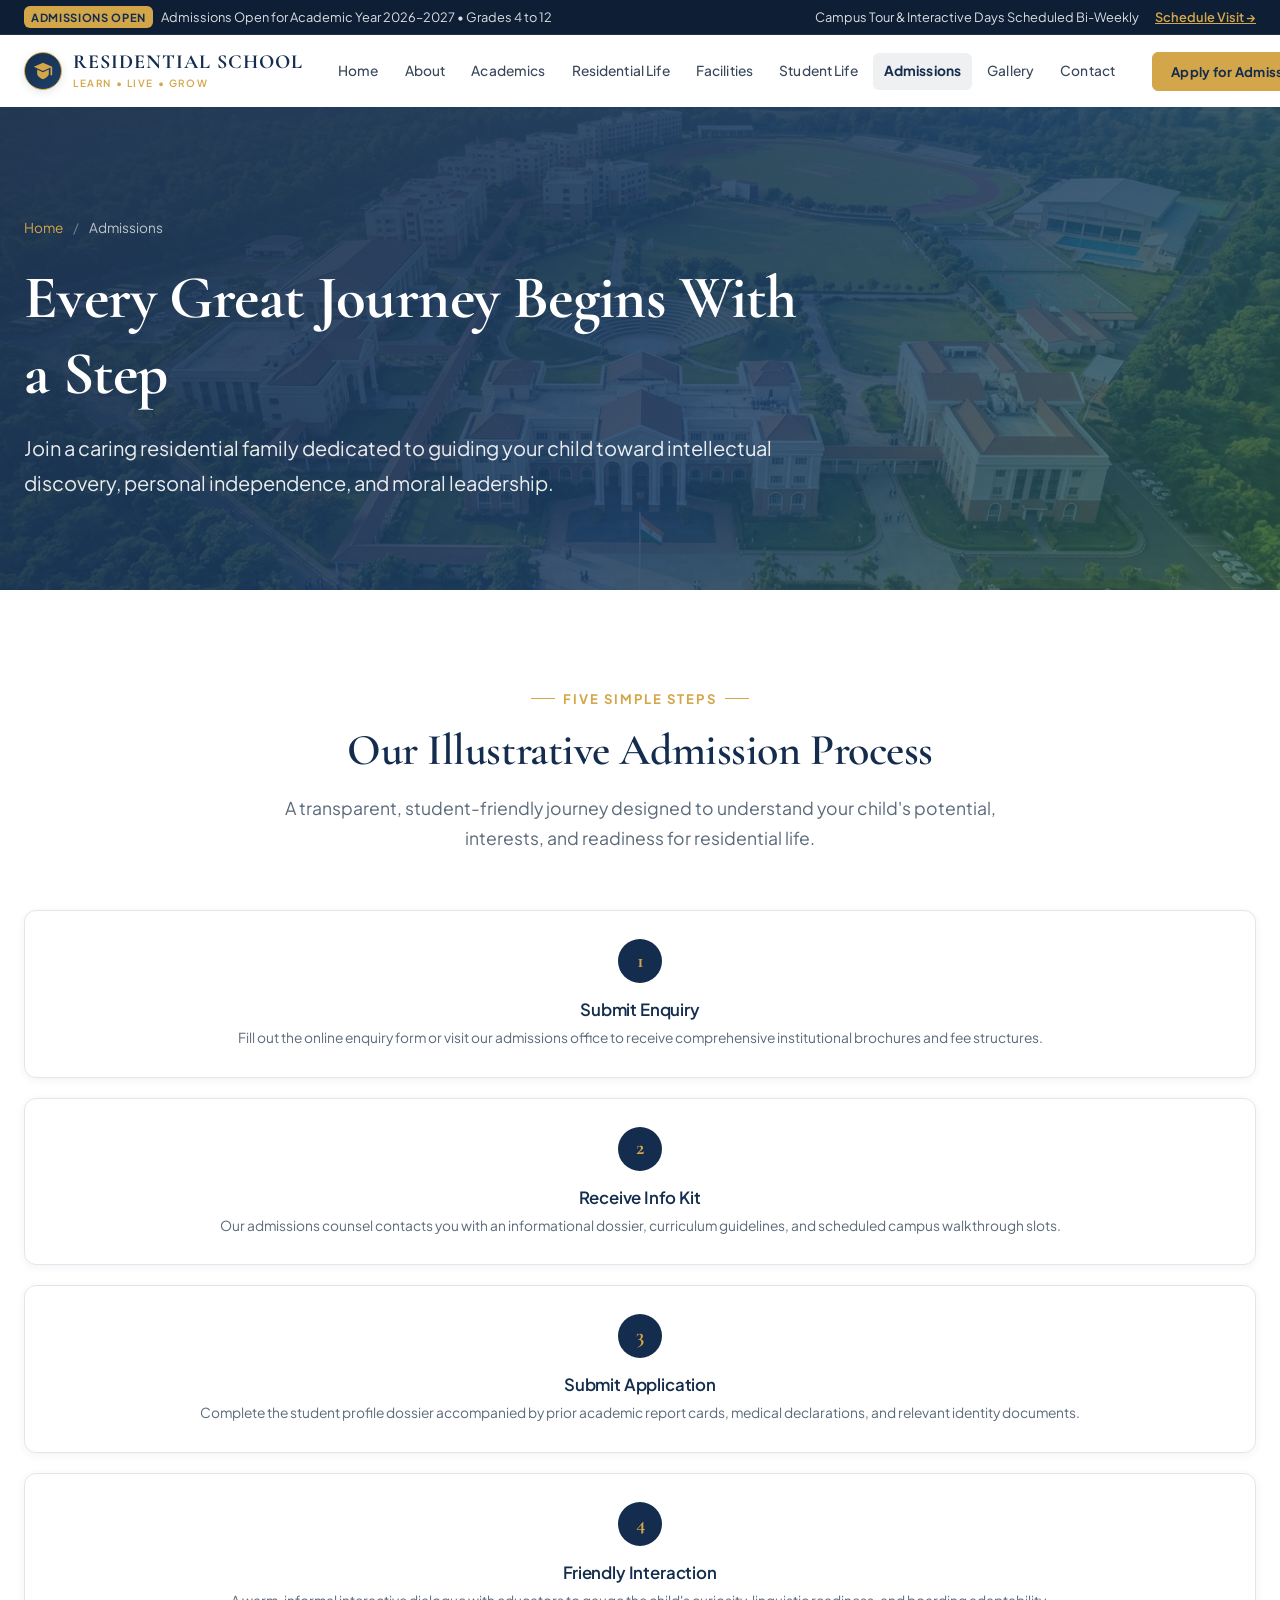
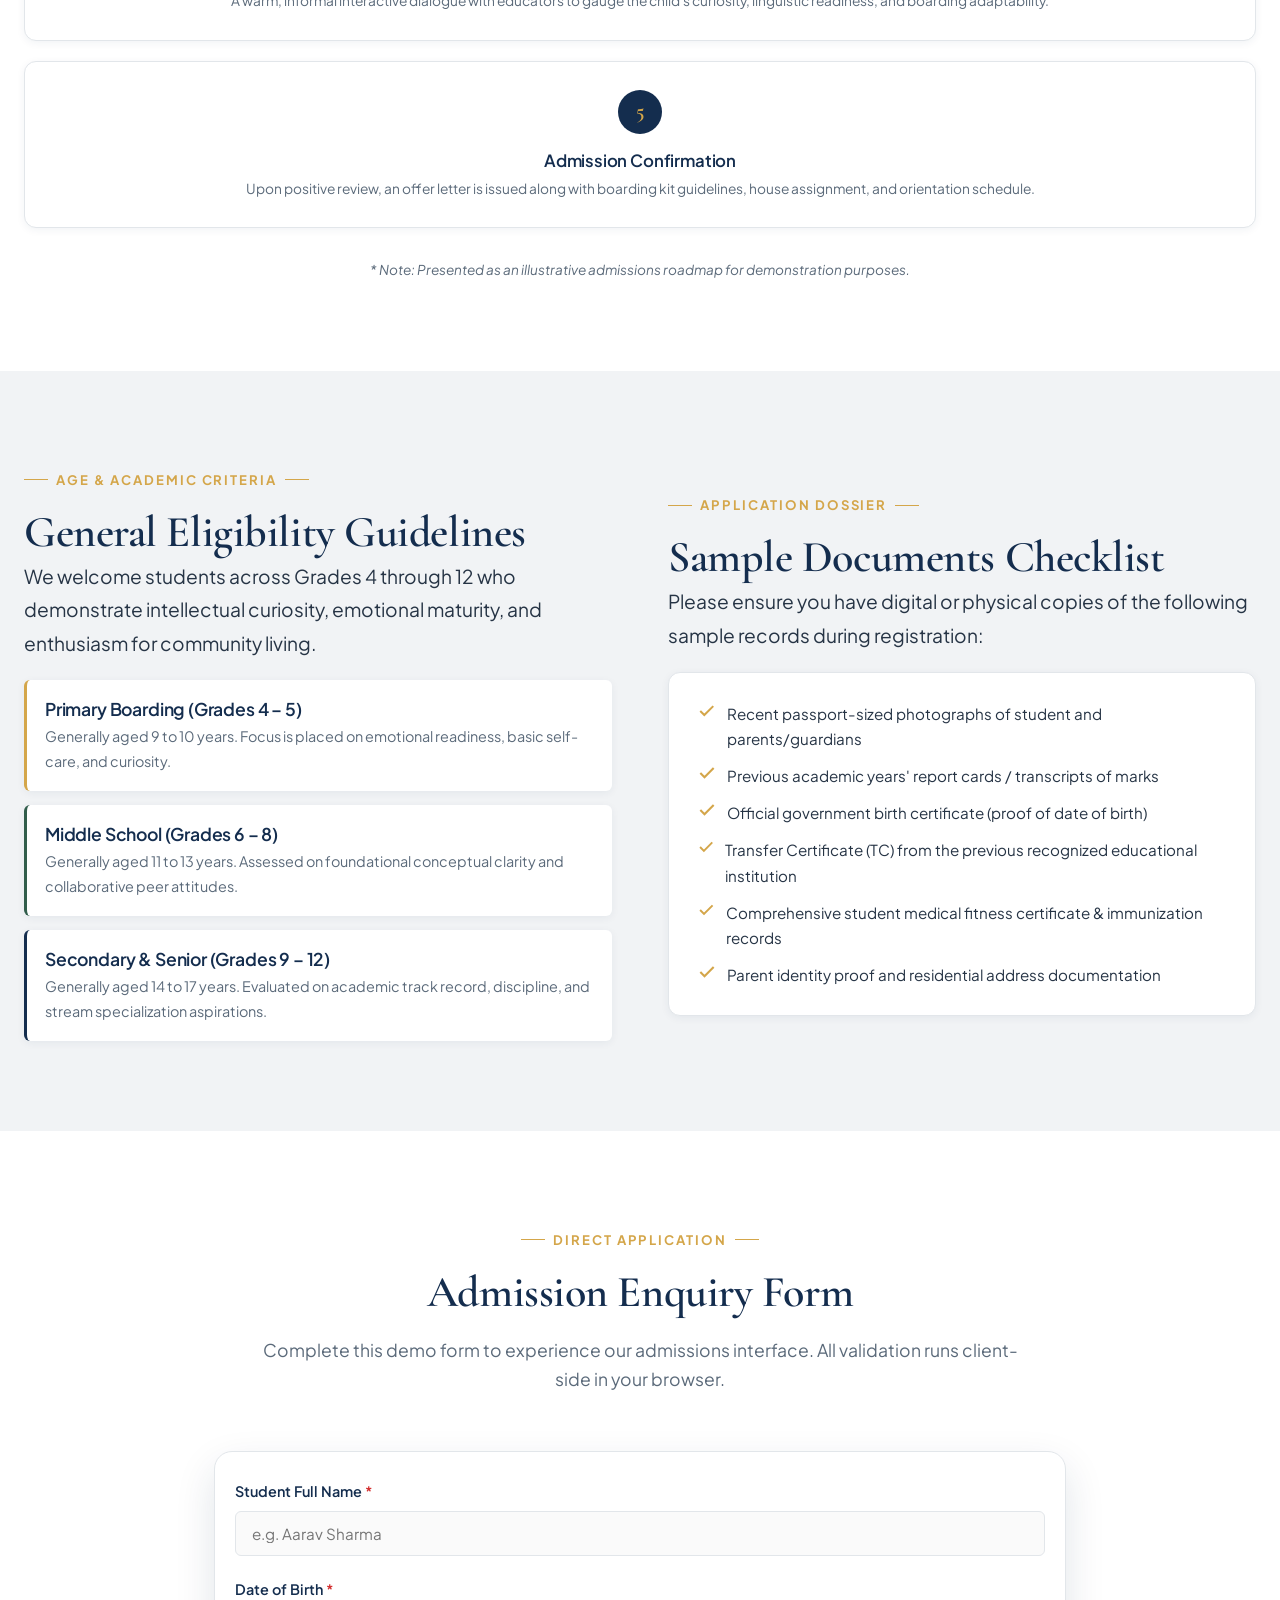
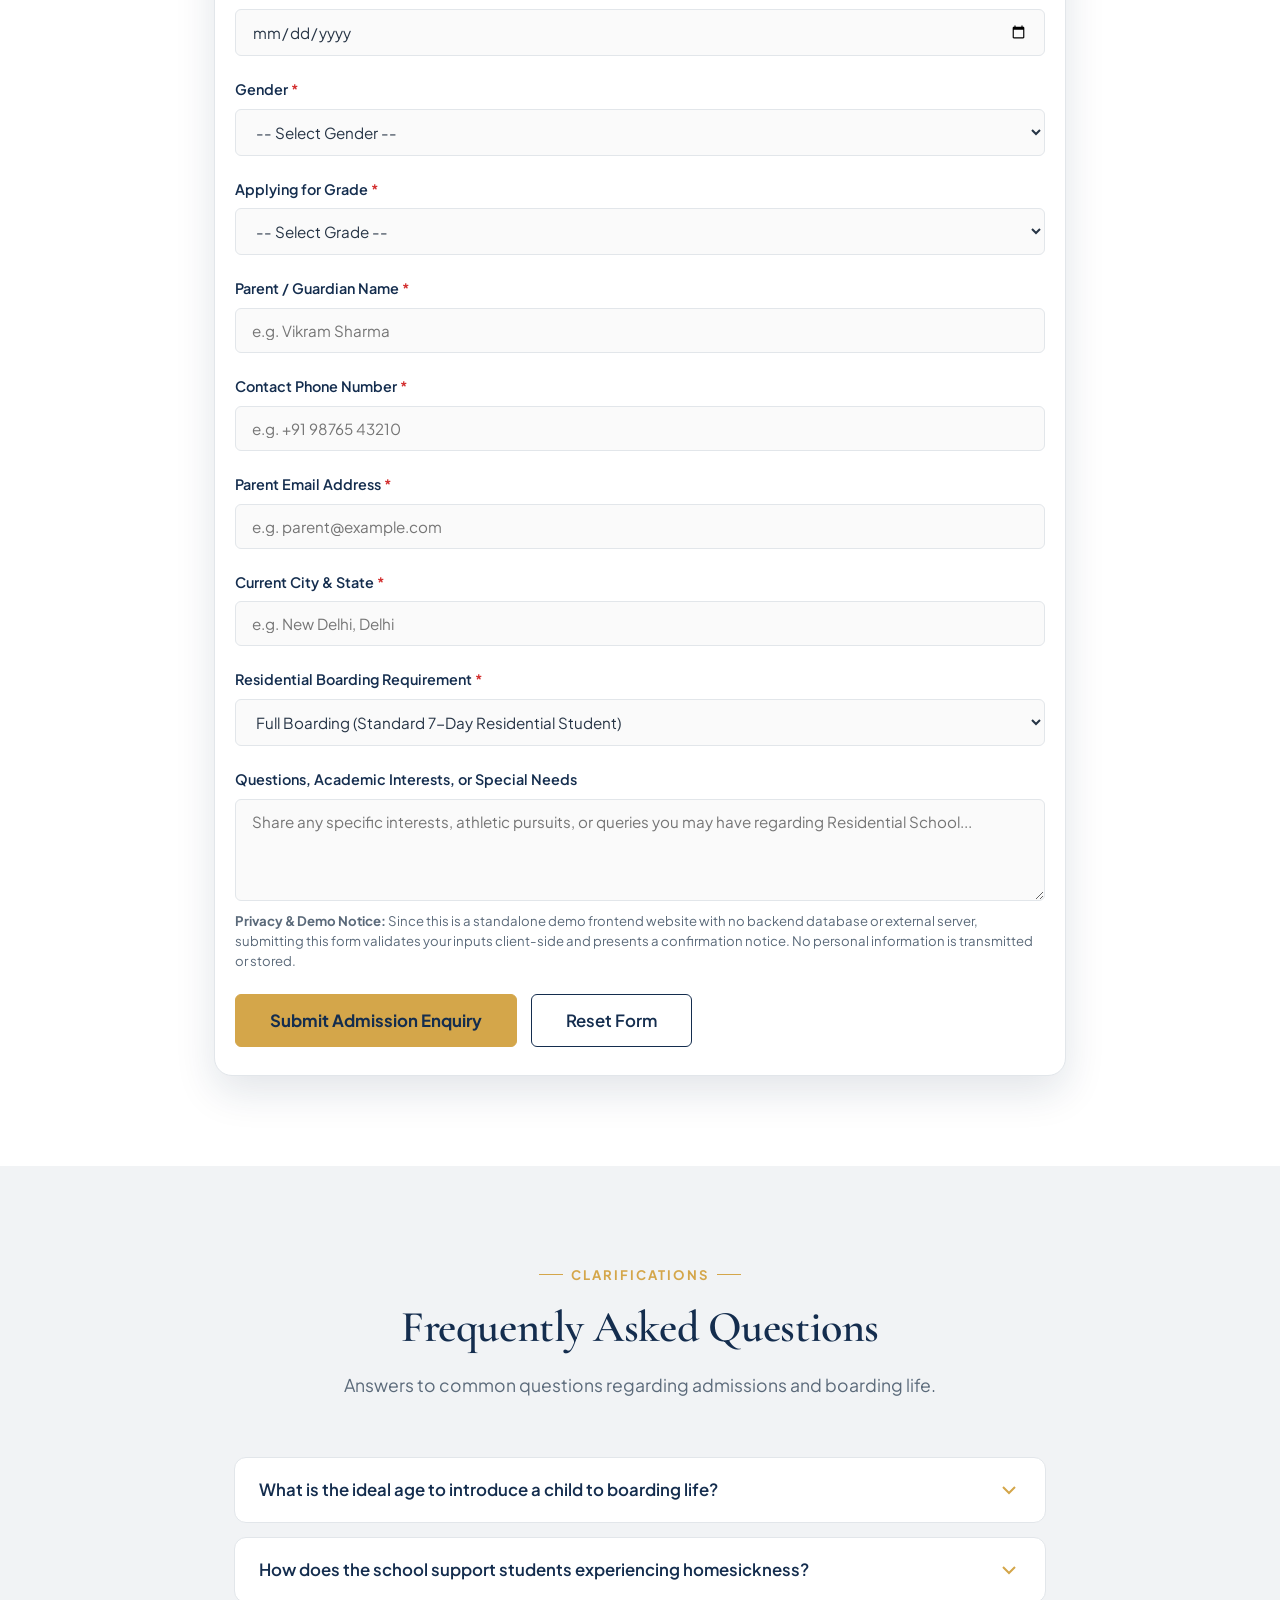
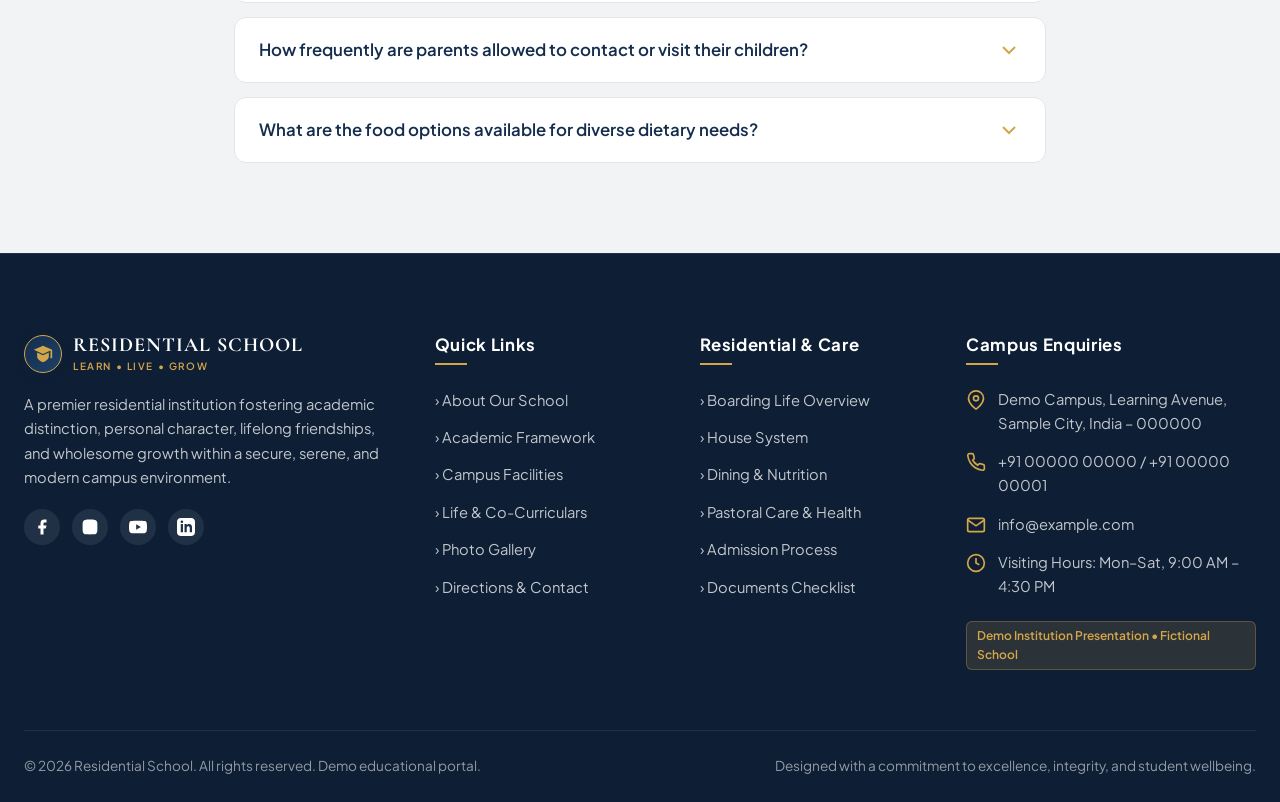
<file: admissions.html>
<!DOCTYPE html>
<html lang="en">
<head>
  <meta charset="UTF-8">
  <meta name="viewport" content="width=device-width, initial-scale=1.0">
  <meta name="description" content="Admissions at Residential School - Five-step application process, eligibility criteria, required documents checklist, and interactive demo admission enquiry form.">
  <title>Admissions | Residential School | Every Great Journey Begins With a Step</title>
  <link rel="stylesheet" href="assets/css/style.css">
</head>
<body>

  <!-- Top Notice Bar -->
  <div class="top-notice-bar">
    <div class="container top-notice-inner">
      <div class="top-notice-item">
        <span class="top-notice-badge">Admissions Open</span>
        <span>Admissions Open for Academic Year 2026–2027 • Grades 4 to 12</span>
      </div>
      <div class="top-notice-item">
        <span>Campus Tour &amp; Interactive Days Scheduled Bi-Weekly</span>
        <a href="#enquiry-form" style="color: var(--color-warm-gold); text-decoration: underline; margin-left: 8px; font-weight: 600;">Schedule Visit &rarr;</a>
      </div>
    </div>
  </div>

  <!-- Sticky Header -->
  <header class="site-header">
    <div class="container">
      <nav class="navbar" aria-label="Main Navigation">
        <a href="index.html" class="brand-link" aria-label="Residential School Home">
          <div class="brand-emblem" aria-hidden="true">
            <svg viewBox="0 0 24 24">
              <path d="M12 2L1 7l11 5 9-4.09V17h2V7L12 2zm-7 8.18v4.94C5 18.06 8.13 20.7 12 21.94c3.87-1.24 7-3.88 7-6.82v-4.94L12 13.5l-7-3.32z"/>
            </svg>
          </div>
          <div class="brand-text-block">
            <span class="brand-school-name">RESIDENTIAL SCHOOL</span>
            <span class="brand-tagline">LEARN &bull; LIVE &bull; GROW</span>
          </div>
        </a>

        <div class="nav-menu-wrapper">
          <ul class="nav-menu">
            <li><a href="index.html" class="nav-link">Home</a></li>
            <li><a href="about.html" class="nav-link">About</a></li>
            <li><a href="academics.html" class="nav-link">Academics</a></li>
            <li><a href="residential-life.html" class="nav-link">Residential Life</a></li>
            <li><a href="facilities.html" class="nav-link">Facilities</a></li>
            <li><a href="student-life.html" class="nav-link">Student Life</a></li>
            <li><a href="admissions.html" class="nav-link active">Admissions</a></li>
            <li><a href="gallery.html" class="nav-link">Gallery</a></li>
            <li><a href="contact.html" class="nav-link">Contact</a></li>
          </ul>
          <div class="nav-cta">
            <a href="#enquiry-form" class="btn btn-gold btn-sm">Apply for Admission</a>
          </div>
        </div>

        <button class="nav-toggle" aria-label="Toggle Navigation Menu" aria-expanded="false">
          <svg viewBox="0 0 24 24">
            <path stroke_linecap="round" stroke-linejoin="round" d="M4 6h16M4 12h16M4 18h16"/>
          </svg>
        </button>
      </nav>
    </div>
  </header>

  <!-- Page Hero Banner -->
  <section class="page-hero" style="background-image: url('assets/images/school-campus.webp');">
    <div class="container">
      <div class="page-hero-content reveal">
        <nav class="breadcrumb" aria-label="Breadcrumb">
          <a href="index.html">Home</a>
          <span class="divider">/</span>
          <span>Admissions</span>
        </nav>
        <h1>Every Great Journey Begins With a Step</h1>
        <p class="lead">
          Join a caring residential family dedicated to guiding your child toward intellectual discovery, personal independence, and moral leadership.
        </p>
      </div>
    </div>
  </section>

  <!-- Section 1: Admission Process -->
  <section class="section section-bg-white">
    <div class="container">
      <div class="section-header reveal">
        <span class="eyebrow">Five Simple Steps</span>
        <h2>Our Illustrative Admission Process</h2>
        <p>A transparent, student-friendly journey designed to understand your child's potential, interests, and readiness for residential life.</p>
      </div>

      <div class="process-grid reveal">
        <!-- Step 1 -->
        <div class="process-step">
          <div class="step-number">1</div>
          <h4>Submit Enquiry</h4>
          <p>Fill out the online enquiry form or visit our admissions office to receive comprehensive institutional brochures and fee structures.</p>
        </div>

        <!-- Step 2 -->
        <div class="process-step">
          <div class="step-number">2</div>
          <h4>Receive Info Kit</h4>
          <p>Our admissions counsel contacts you with an informational dossier, curriculum guidelines, and scheduled campus walkthrough slots.</p>
        </div>

        <!-- Step 3 -->
        <div class="process-step">
          <div class="step-number">3</div>
          <h4>Submit Application</h4>
          <p>Complete the student profile dossier accompanied by prior academic report cards, medical declarations, and relevant identity documents.</p>
        </div>

        <!-- Step 4 -->
        <div class="process-step">
          <div class="step-number">4</div>
          <h4>Friendly Interaction</h4>
          <p>A warm, informal interactive dialogue with educators to gauge the child's curiosity, linguistic readiness, and boarding adaptability.</p>
        </div>

        <!-- Step 5 -->
        <div class="process-step">
          <div class="step-number">5</div>
          <h4>Admission Confirmation</h4>
          <p>Upon positive review, an offer letter is issued along with boarding kit guidelines, house assignment, and orientation schedule.</p>
        </div>
      </div>

      <div style="text-align: center; margin-top: 30px;">
        <p style="font-size: 0.85rem; color: var(--color-text-muted); font-style: italic;">
          * Note: Presented as an illustrative admissions roadmap for demonstration purposes.
        </p>
      </div>
    </div>
  </section>

  <!-- Section 2: Eligibility & Document Checklist -->
  <section class="section section-bg-light" id="checklist">
    <div class="container">
      <div class="grid-2">
        <!-- Eligibility Info -->
        <div class="reveal">
          <span class="eyebrow">Age &amp; Academic Criteria</span>
          <h2>General Eligibility Guidelines</h2>
          <p class="lead" style="margin-bottom: 20px;">
            We welcome students across Grades 4 through 12 who demonstrate intellectual curiosity, emotional maturity, and enthusiasm for community living.
          </p>
          <div style="display: flex; flex-direction: column; gap: 14px;">
            <div style="background: var(--color-white); padding: 18px; border-radius: var(--radius-sm); border-left: 3px solid var(--color-warm-gold); box-shadow: var(--shadow-sm);">
              <h5 style="margin-bottom: 4px;">Primary Boarding (Grades 4 &ndash; 5)</h5>
              <p style="font-size: 0.9rem; margin: 0;">Generally aged 9 to 10 years. Focus is placed on emotional readiness, basic self-care, and curiosity.</p>
            </div>
            <div style="background: var(--color-white); padding: 18px; border-radius: var(--radius-sm); border-left: 3px solid var(--color-forest-green); box-shadow: var(--shadow-sm);">
              <h5 style="margin-bottom: 4px;">Middle School (Grades 6 &ndash; 8)</h5>
              <p style="font-size: 0.9rem; margin: 0;">Generally aged 11 to 13 years. Assessed on foundational conceptual clarity and collaborative peer attitudes.</p>
            </div>
            <div style="background: var(--color-white); padding: 18px; border-radius: var(--radius-sm); border-left: 3px solid var(--color-primary-navy); box-shadow: var(--shadow-sm);">
              <h5 style="margin-bottom: 4px;">Secondary &amp; Senior (Grades 9 &ndash; 12)</h5>
              <p style="font-size: 0.9rem; margin: 0;">Generally aged 14 to 17 years. Evaluated on academic track record, discipline, and stream specialization aspirations.</p>
            </div>
          </div>
        </div>

        <!-- Documents Checklist -->
        <div class="reveal">
          <span class="eyebrow">Application Dossier</span>
          <h2>Sample Documents Checklist</h2>
          <p class="lead" style="margin-bottom: 20px;">
            Please ensure you have digital or physical copies of the following sample records during registration:
          </p>
          <div class="card" style="padding: 28px;">
            <ul style="display: flex; flex-direction: column; gap: 12px; font-size: 0.95rem;">
              <li style="display: flex; align-items: flex-start; gap: 10px;">
                <svg width="20" height="20" viewBox="0 0 24 24" fill="none" stroke="var(--color-warm-gold)" stroke-width="2.5"><polyline points="20 6 9 17 4 12"/></svg>
                <span>Recent passport-sized photographs of student and parents/guardians</span>
              </li>
              <li style="display: flex; align-items: flex-start; gap: 10px;">
                <svg width="20" height="20" viewBox="0 0 24 24" fill="none" stroke="var(--color-warm-gold)" stroke-width="2.5"><polyline points="20 6 9 17 4 12"/></svg>
                <span>Previous academic years' report cards / transcripts of marks</span>
              </li>
              <li style="display: flex; align-items: flex-start; gap: 10px;">
                <svg width="20" height="20" viewBox="0 0 24 24" fill="none" stroke="var(--color-warm-gold)" stroke-width="2.5"><polyline points="20 6 9 17 4 12"/></svg>
                <span>Official government birth certificate (proof of date of birth)</span>
              </li>
              <li style="display: flex; align-items: flex-start; gap: 10px;">
                <svg width="20" height="20" viewBox="0 0 24 24" fill="none" stroke="var(--color-warm-gold)" stroke-width="2.5"><polyline points="20 6 9 17 4 12"/></svg>
                <span>Transfer Certificate (TC) from the previous recognized educational institution</span>
              </li>
              <li style="display: flex; align-items: flex-start; gap: 10px;">
                <svg width="20" height="20" viewBox="0 0 24 24" fill="none" stroke="var(--color-warm-gold)" stroke-width="2.5"><polyline points="20 6 9 17 4 12"/></svg>
                <span>Comprehensive student medical fitness certificate &amp; immunization records</span>
              </li>
              <li style="display: flex; align-items: flex-start; gap: 10px;">
                <svg width="20" height="20" viewBox="0 0 24 24" fill="none" stroke="var(--color-warm-gold)" stroke-width="2.5"><polyline points="20 6 9 17 4 12"/></svg>
                <span>Parent identity proof and residential address documentation</span>
              </li>
            </ul>
          </div>
        </div>
      </div>
    </div>
  </section>

  <!-- Section 3: Interactive Admission Enquiry Form -->
  <section class="section section-bg-white" id="enquiry-form">
    <div class="container" style="max-width: 900px;">
      <div class="section-header reveal">
        <span class="eyebrow">Direct Application</span>
        <h2>Admission Enquiry Form</h2>
        <p>Complete this demo form to experience our admissions interface. All validation runs client-side in your browser.</p>
      </div>

      <div class="form-card reveal">
        <!-- Feedback Alert Container -->
        <div id="admissionFeedback" class="form-feedback-alert" role="alert"></div>

        <form id="admissionForm" novalidate>
          <div class="form-grid">
            <!-- Student Name -->
            <div class="form-group">
              <label class="form-label" for="studentName">Student Full Name <span class="required">*</span></label>
              <input type="text" id="studentName" class="form-control" placeholder="e.g. Aarav Sharma" required>
            </div>

            <!-- Date of Birth -->
            <div class="form-group">
              <label class="form-label" for="dob">Date of Birth <span class="required">*</span></label>
              <input type="date" id="dob" class="form-control" required>
            </div>

            <!-- Gender -->
            <div class="form-group">
              <label class="form-label" for="gender">Gender <span class="required">*</span></label>
              <select id="gender" class="form-control" required>
                <option value="">-- Select Gender --</option>
                <option value="Male">Male</option>
                <option value="Female">Female</option>
                <option value="Other">Other</option>
              </select>
            </div>

            <!-- Applying for Grade -->
            <div class="form-group">
              <label class="form-label" for="grade">Applying for Grade <span class="required">*</span></label>
              <select id="grade" class="form-control" required>
                <option value="">-- Select Grade --</option>
                <option value="Grade 4">Grade 4</option>
                <option value="Grade 5">Grade 5</option>
                <option value="Grade 6">Grade 6</option>
                <option value="Grade 7">Grade 7</option>
                <option value="Grade 8">Grade 8</option>
                <option value="Grade 9">Grade 9</option>
                <option value="Grade 10">Grade 10</option>
                <option value="Grade 11 - Science">Grade 11 - Science</option>
                <option value="Grade 11 - Commerce">Grade 11 - Commerce</option>
                <option value="Grade 11 - Humanities">Grade 11 - Humanities</option>
                <option value="Grade 12">Grade 12</option>
              </select>
            </div>

            <!-- Parent Name -->
            <div class="form-group">
              <label class="form-label" for="parentName">Parent / Guardian Name <span class="required">*</span></label>
              <input type="text" id="parentName" class="form-control" placeholder="e.g. Vikram Sharma" required>
            </div>

            <!-- Phone Number -->
            <div class="form-group">
              <label class="form-label" for="phone">Contact Phone Number <span class="required">*</span></label>
              <input type="tel" id="phone" class="form-control" placeholder="e.g. +91 98765 43210" required>
            </div>

            <!-- Email Address -->
            <div class="form-group">
              <label class="form-label" for="email">Parent Email Address <span class="required">*</span></label>
              <input type="email" id="email" class="form-control" placeholder="e.g. parent@example.com" required>
            </div>

            <!-- Current City -->
            <div class="form-group">
              <label class="form-label" for="city">Current City &amp; State <span class="required">*</span></label>
              <input type="text" id="city" class="form-control" placeholder="e.g. New Delhi, Delhi" required>
            </div>

            <!-- Residential Requirement -->
            <div class="form-group full-width">
              <label class="form-label" for="residentialOption">Residential Boarding Requirement <span class="required">*</span></label>
              <select id="residentialOption" class="form-control" required>
                <option value="Full Boarding (Standard Residential)">Full Boarding (Standard 7-Day Residential Student)</option>
                <option value="Weekly Boarding (Monday to Friday)">Weekly Boarding (Monday to Friday)</option>
                <option value="Not Sure / Seeking Guidance">Not Sure / Seeking Consultation</option>
              </select>
            </div>

            <!-- Message / Notes -->
            <div class="form-group full-width">
              <label class="form-label" for="admissionMessage">Questions, Academic Interests, or Special Needs</label>
              <textarea id="admissionMessage" class="form-control" rows="4" placeholder="Share any specific interests, athletic pursuits, or queries you may have regarding Residential School..."></textarea>
            </div>
          </div>

          <p class="form-disclaimer">
            <strong>Privacy &amp; Demo Notice:</strong> Since this is a standalone demo frontend website with no backend database or external server, submitting this form validates your inputs client-side and presents a confirmation notice. No personal information is transmitted or stored.
          </p>

          <div style="display: flex; gap: 14px; margin-top: 24px; flex-wrap: wrap;">
            <button type="submit" class="btn btn-gold btn-lg">Submit Admission Enquiry</button>
            <button type="reset" class="btn btn-outline-navy btn-lg">Reset Form</button>
          </div>
        </form>
      </div>
    </div>
  </section>

  <!-- Section 4: Admissions FAQ Accordion -->
  <section class="section section-bg-light">
    <div class="container" style="max-width: 860px;">
      <div class="section-header reveal">
        <span class="eyebrow">Clarifications</span>
        <h2>Frequently Asked Questions</h2>
        <p>Answers to common questions regarding admissions and boarding life.</p>
      </div>

      <div class="accordion reveal">
        <div class="accordion-item">
          <button class="accordion-header" aria-expanded="false">
            <span>What is the ideal age to introduce a child to boarding life?</span>
            <svg class="accordion-icon" viewBox="0 0 24 24" fill="none" stroke="currentColor" stroke-width="2"><polyline points="6 9 12 15 18 9"/></svg>
          </button>
          <div class="accordion-content">
            <p>While children adapt wonderfully at various ages, Grades 4 to 6 (ages 9–11) represent a particularly natural transition period where children develop independence, teamwork, and strong peer companionship easily under our nurturing junior house mothers.</p>
          </div>
        </div>

        <div class="accordion-item">
          <button class="accordion-header" aria-expanded="false">
            <span>How does the school support students experiencing homesickness?</span>
            <svg class="accordion-icon" viewBox="0 0 24 24" fill="none" stroke="currentColor" stroke-width="2"><polyline points="6 9 12 15 18 9"/></svg>
          </button>
          <div class="accordion-content">
            <p>Every new boarder is paired with a caring senior "buddy" from their House and receives attentive daily guidance from their House Parent. Engaging evening routines, structured sports, and warm communal dining ensure students quickly feel embraced by the school family.</p>
          </div>
        </div>

        <div class="accordion-item">
          <button class="accordion-header" aria-expanded="false">
            <span>How frequently are parents allowed to contact or visit their children?</span>
            <svg class="accordion-icon" viewBox="0 0 24 24" fill="none" stroke="currentColor" stroke-width="2"><polyline points="6 9 12 15 18 9"/></svg>
          </button>
          <div class="accordion-content">
            <p>Scheduled weekly telephonic or video calls are arranged during evening hours. Parents may visit during designated exeat weekends and campus festivals, ensuring healthy family ties alongside undisturbed boarding routine focus.</p>
          </div>
        </div>

        <div class="accordion-item">
          <button class="accordion-header" aria-expanded="false">
            <span>What are the food options available for diverse dietary needs?</span>
            <svg class="accordion-icon" viewBox="0 0 24 24" fill="none" stroke="currentColor" stroke-width="2"><polyline points="6 9 12 15 18 9"/></svg>
          </button>
          <div class="accordion-content">
            <p>Our dining facility prepares wholesome, hygienically supervised vegetarian meals with Jain options, fresh seasonal fruits, milk, and balanced nutrition planned by certified dietitians. Any medical dietary restrictions are carefully catalogued by our health centre.</p>
          </div>
        </div>
      </div>
    </div>
  </section>

  <!-- Footer -->
  <footer class="site-footer">
    <div class="container">
      <div class="footer-top">
        <div class="footer-col">
          <a href="index.html" class="brand-link" style="margin-bottom: 18px;">
            <div class="brand-emblem" aria-hidden="true">
              <svg viewBox="0 0 24 24">
                <path d="M12 2L1 7l11 5 9-4.09V17h2V7L12 2zm-7 8.18v4.94C5 18.06 8.13 20.7 12 21.94c3.87-1.24 7-3.88 7-6.82v-4.94L12 13.5l-7-3.32z"/>
              </svg>
            </div>
            <div class="brand-text-block">
              <span class="brand-school-name" style="color: #fff;">RESIDENTIAL SCHOOL</span>
              <span class="brand-tagline">LEARN &bull; LIVE &bull; GROW</span>
            </div>
          </a>
          <p>
            A premier residential institution fostering academic distinction, personal character, lifelong friendships, and wholesome growth within a secure, serene, and modern campus environment.
          </p>
          <div class="social-links">
            <a href="#" class="social-link" aria-label="Facebook"><svg viewBox="0 0 24 24"><path d="M18 2h-3a5 5 0 00-5 5v3H7v4h3v8h4v-8h3l1-4h-4V7a1 1 0 011-1h3z"/></svg></a>
            <a href="#" class="social-link" aria-label="Instagram"><svg viewBox="0 0 24 24"><path d="M12 2.163c3.204 0 3.584.012 4.85.07 3.252.148 4.771 1.691 4.919 4.919.058 1.265.069 1.645.069 4.849 0 3.205-.012 3.584-.069 4.849-.149 3.225-1.664 4.771-4.919 4.919-1.266.058-1.644.07-4.85.07-3.204 0-3.584-.012-4.849-.07-3.26-.149-4.771-1.699-4.919-4.92-.058-1.265-.07-1.644-.07-4.849 0-3.204.013-3.583.07-4.849.149-3.227 1.664-4.771 4.919-4.919 1.266-.057 1.645-.069 4.849-.069z"/></svg></a>
            <a href="#" class="social-link" aria-label="YouTube"><svg viewBox="0 0 24 24"><path d="M23.498 6.186a3.016 3.016 0 00-2.122-2.136C19.505 3.545 12 3.545 12 3.545s-7.505 0-9.377.505A3.017 3.017 0 00.502 6.186C0 8.07 0 12 0 12s0 3.93.502 5.814a3.016 3.016 0 002.122 2.136c1.871.505 9.376.505 9.376.505s7.505 0 9.377-.505a3.015 3.015 0 002.122-2.136C24 15.93 24 12 24 12s0-3.93-.502-5.814zM9.545 15.568V8.432L15.818 12l-6.273 3.568z"/></svg></a>
            <a href="#" class="social-link" aria-label="LinkedIn"><svg viewBox="0 0 24 24"><path d="M19 0h-14c-2.761 0-5 2.239-5 5v14c0 2.761 2.239 5 5 5h14c2.762 0 5-2.239 5-5v-14c0-2.761-2.238-5-5-5zm-11 19h-3v-11h3v11zm-1.5-12.268c-.966 0-1.75-.79-1.75-1.764s.784-1.764 1.75-1.764 1.75.79 1.75 1.764-.783 1.764-1.75 1.764zm13.5 12.268h-3v-5.604c0-3.368-4-3.113-4 0v5.604h-3v-11h3v1.765c1.396-2.586 7-2.777 7 2.476v6.759z"/></svg></a>
          </div>
        </div>

        <div class="footer-col">
          <h4>Quick Links</h4>
          <ul class="footer-links">
            <li><a href="about.html">&rsaquo; About Our School</a></li>
            <li><a href="academics.html">&rsaquo; Academic Framework</a></li>
            <li><a href="facilities.html">&rsaquo; Campus Facilities</a></li>
            <li><a href="student-life.html">&rsaquo; Life &amp; Co-Curriculars</a></li>
            <li><a href="gallery.html">&rsaquo; Photo Gallery</a></li>
            <li><a href="contact.html">&rsaquo; Directions &amp; Contact</a></li>
          </ul>
        </div>

        <div class="footer-col">
          <h4>Residential &amp; Care</h4>
          <ul class="footer-links">
            <li><a href="residential-life.html">&rsaquo; Boarding Life Overview</a></li>
            <li><a href="residential-life.html#houses">&rsaquo; House System</a></li>
            <li><a href="residential-life.html#dining">&rsaquo; Dining &amp; Nutrition</a></li>
            <li><a href="residential-life.html#pastoral">&rsaquo; Pastoral Care &amp; Health</a></li>
            <li><a href="admissions.html">&rsaquo; Admission Process</a></li>
            <li><a href="admissions.html#checklist">&rsaquo; Documents Checklist</a></li>
          </ul>
        </div>

        <div class="footer-col">
          <h4>Campus Enquiries</h4>
          <div class="footer-contact-item">
            <svg viewBox="0 0 24 24" fill="none" stroke="currentColor" stroke-width="2"><path d="M21 10c0 7-9 13-9 13s-9-6-9-13a9 9 0 0118 0z"/><circle cx="12" cy="10" r="3"/></svg>
            <span>Demo Campus, Learning Avenue, Sample City, India &ndash; 000000</span>
          </div>
          <div class="footer-contact-item">
            <svg viewBox="0 0 24 24" fill="none" stroke="currentColor" stroke-width="2"><path d="M22 16.92v3a2 2 0 01-2.18 2 19.79 19.79 0 01-8.63-3.07 19.5 19.5 0 01-6-6 19.79 19.79 0 01-3.07-8.67A2 2 0 014.11 2h3a2 2 0 012 1.72 12.84 12.84 0 00.7 2.81 2 2 0 01-.45 2.11L8.09 9.91a16 16 0 006 6l1.27-1.27a2 2 0 012.11-.45 12.84 12.84 0 002.81.7A2 2 0 0122 16.92z"/></svg>
            <span>+91 00000 00000 / +91 00000 00001</span>
          </div>
          <div class="footer-contact-item">
            <svg viewBox="0 0 24 24" fill="none" stroke="currentColor" stroke-width="2"><path d="M4 4h16c1.1 0 2 .9 2 2v12c0 1.1-.9 2-2 2H4c-1.1 0-2-.9-2-2V6c0-1.1.9-2 2-2z"/><polyline points="22,6 12,13 2,6"/></svg>
            <span>info@example.com</span>
          </div>
          <div class="footer-contact-item">
            <svg viewBox="0 0 24 24" fill="none" stroke="currentColor" stroke-width="2"><circle cx="12" cy="12" r="10"/><polyline points="12 6 12 12 16 14"/></svg>
            <span>Visiting Hours: Mon&ndash;Sat, 9:00 AM &ndash; 4:30 PM</span>
          </div>
          <div class="footer-demo-badge">Demo Institution Presentation &bull; Fictional School</div>
        </div>
      </div>

      <div class="footer-bottom">
        <div>&copy; 2026 Residential School. All rights reserved. Demo educational portal.</div>
        <div>Designed with a commitment to excellence, integrity, and student wellbeing.</div>
      </div>
    </div>
  </footer>

  <!-- Back to Top Button -->
  <button class="back-to-top" aria-label="Back to top of page">
    <svg viewBox="0 0 24 24"><polyline points="18 15 12 9 6 15"/></svg>
  </button>

  <!-- Shared Script -->
  <script src="assets/js/script.js"></script>
</body>
</html>
</file>
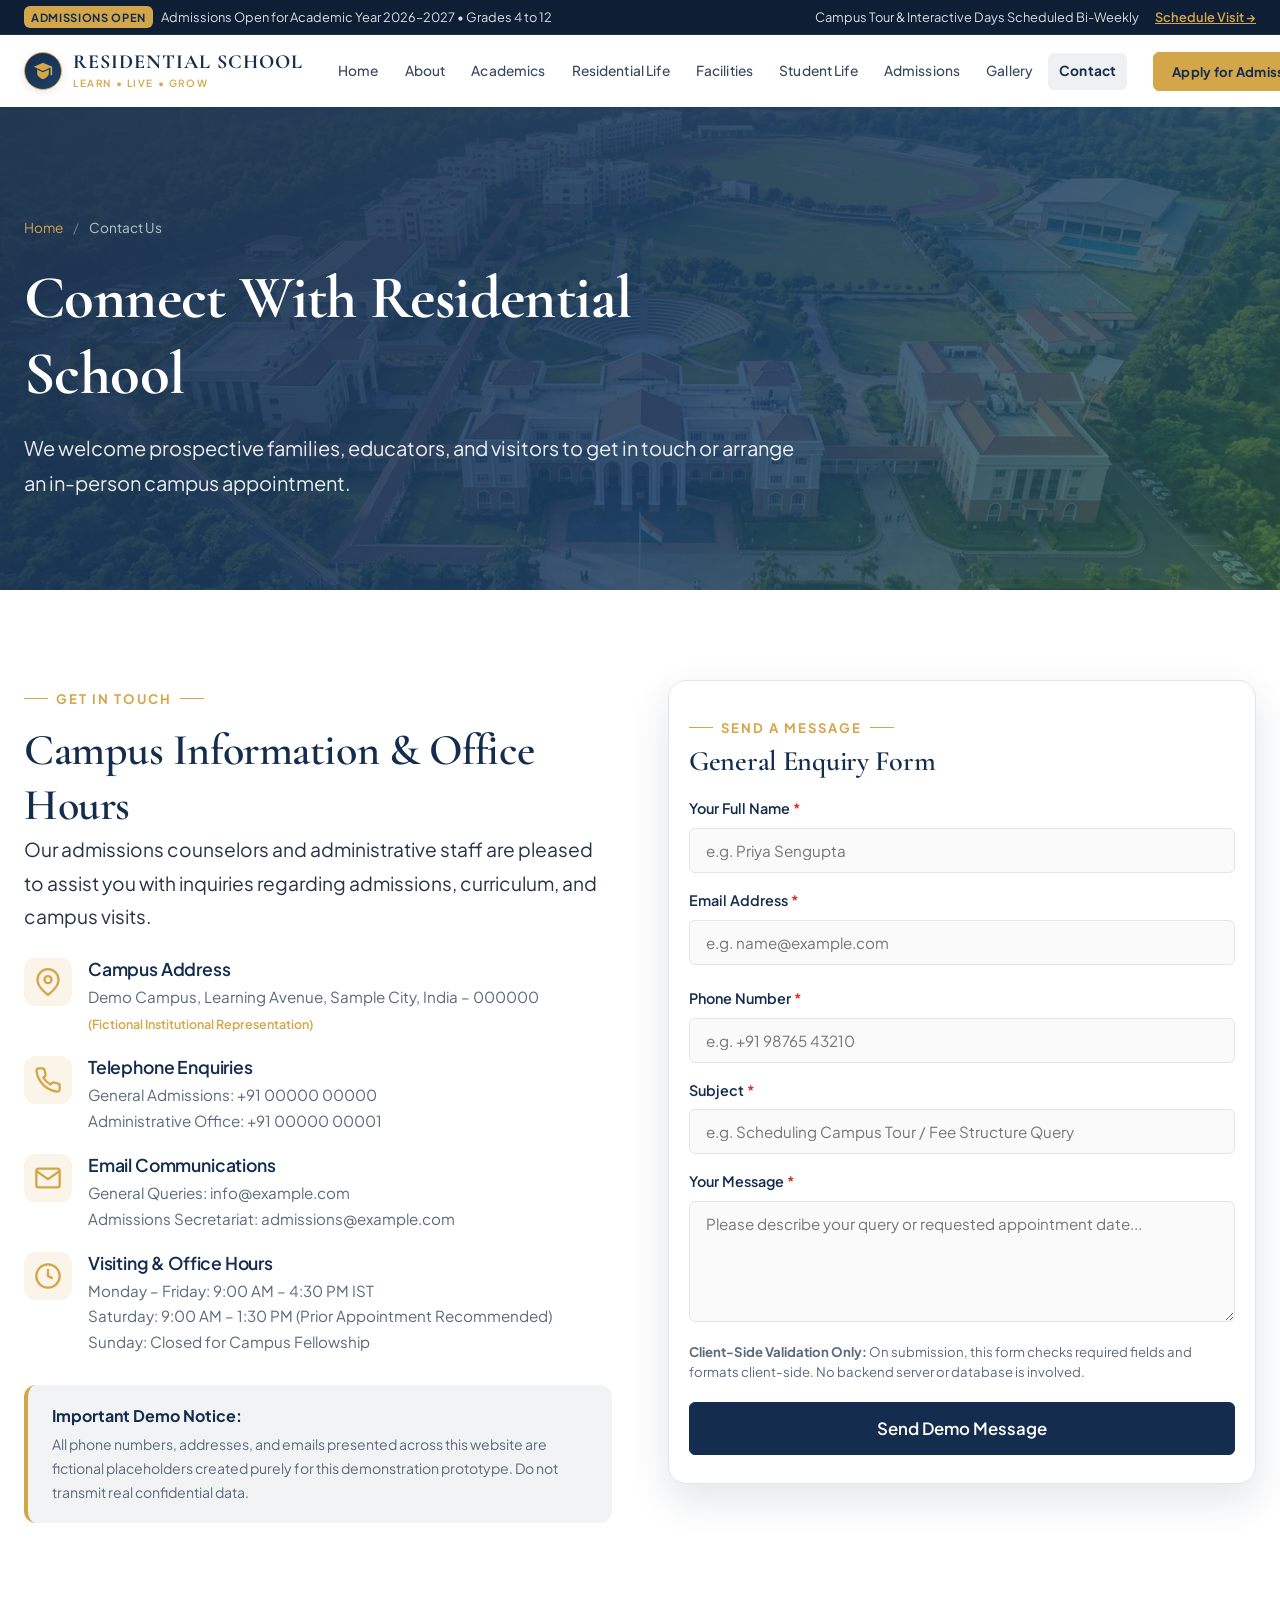
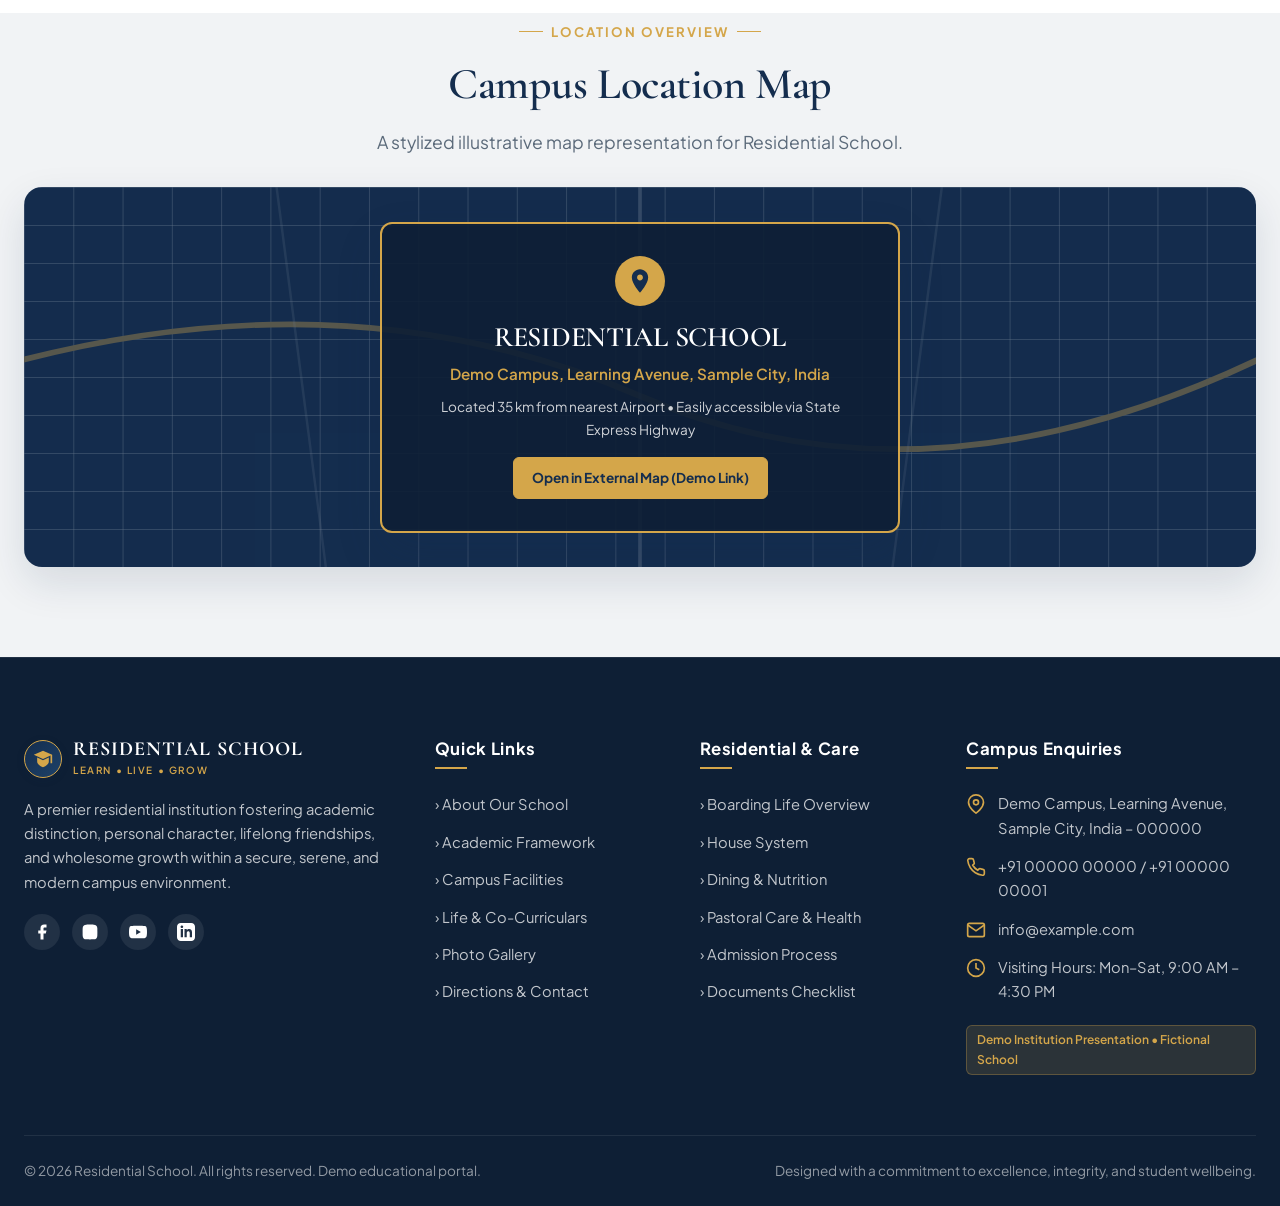
<file: contact.html>
<!DOCTYPE html>
<html lang="en">
<head>
  <meta charset="UTF-8">
  <meta name="viewport" content="width=device-width, initial-scale=1.0">
  <meta name="description" content="Contact Residential School - Campus location, visiting hours, contact details, directions, and interactive message enquiry form.">
  <title>Contact Us | Residential School | Campus Address & Enquiries</title>
  <link rel="stylesheet" href="assets/css/style.css">
</head>
<body>

  <!-- Top Notice Bar -->
  <div class="top-notice-bar">
    <div class="container top-notice-inner">
      <div class="top-notice-item">
        <span class="top-notice-badge">Admissions Open</span>
        <span>Admissions Open for Academic Year 2026–2027 • Grades 4 to 12</span>
      </div>
      <div class="top-notice-item">
        <span>Campus Tour &amp; Interactive Days Scheduled Bi-Weekly</span>
        <a href="admissions.html" style="color: var(--color-warm-gold); text-decoration: underline; margin-left: 8px; font-weight: 600;">Schedule Visit &rarr;</a>
      </div>
    </div>
  </div>

  <!-- Sticky Header -->
  <header class="site-header">
    <div class="container">
      <nav class="navbar" aria-label="Main Navigation">
        <a href="index.html" class="brand-link" aria-label="Residential School Home">
          <div class="brand-emblem" aria-hidden="true">
            <svg viewBox="0 0 24 24">
              <path d="M12 2L1 7l11 5 9-4.09V17h2V7L12 2zm-7 8.18v4.94C5 18.06 8.13 20.7 12 21.94c3.87-1.24 7-3.88 7-6.82v-4.94L12 13.5l-7-3.32z"/>
            </svg>
          </div>
          <div class="brand-text-block">
            <span class="brand-school-name">RESIDENTIAL SCHOOL</span>
            <span class="brand-tagline">LEARN &bull; LIVE &bull; GROW</span>
          </div>
        </a>

        <div class="nav-menu-wrapper">
          <ul class="nav-menu">
            <li><a href="index.html" class="nav-link">Home</a></li>
            <li><a href="about.html" class="nav-link">About</a></li>
            <li><a href="academics.html" class="nav-link">Academics</a></li>
            <li><a href="residential-life.html" class="nav-link">Residential Life</a></li>
            <li><a href="facilities.html" class="nav-link">Facilities</a></li>
            <li><a href="student-life.html" class="nav-link">Student Life</a></li>
            <li><a href="admissions.html" class="nav-link">Admissions</a></li>
            <li><a href="gallery.html" class="nav-link">Gallery</a></li>
            <li><a href="contact.html" class="nav-link active">Contact</a></li>
          </ul>
          <div class="nav-cta">
            <a href="admissions.html" class="btn btn-gold btn-sm">Apply for Admission</a>
          </div>
        </div>

        <button class="nav-toggle" aria-label="Toggle Navigation Menu" aria-expanded="false">
          <svg viewBox="0 0 24 24">
            <path stroke_linecap="round" stroke-linejoin="round" d="M4 6h16M4 12h16M4 18h16"/>
          </svg>
        </button>
      </nav>
    </div>
  </header>

  <!-- Page Hero Banner -->
  <section class="page-hero" style="background-image: url('assets/images/school-campus.webp');">
    <div class="container">
      <div class="page-hero-content reveal">
        <nav class="breadcrumb" aria-label="Breadcrumb">
          <a href="index.html">Home</a>
          <span class="divider">/</span>
          <span>Contact Us</span>
        </nav>
        <h1>Connect With Residential School</h1>
        <p class="lead">
          We welcome prospective families, educators, and visitors to get in touch or arrange an in-person campus appointment.
        </p>
      </div>
    </div>
  </section>

  <!-- Section 1: Contact Information & Interactive Form -->
  <section class="section section-bg-white">
    <div class="container">
      <div class="grid-2" style="align-items: flex-start;">
        <!-- Left: Contact Details -->
        <div class="reveal">
          <span class="eyebrow">Get In Touch</span>
          <h2>Campus Information &amp; Office Hours</h2>
          <p class="lead" style="margin-bottom: 24px;">
            Our admissions counselors and administrative staff are pleased to assist you with inquiries regarding admissions, curriculum, and campus visits.
          </p>

          <div style="display: flex; flex-direction: column; gap: 20px; margin-bottom: 30px;">
            <div style="display: flex; gap: 16px; align-items: flex-start;">
              <div class="card-icon" style="width: 48px; height: 48px; margin: 0; flex-shrink: 0;">
                <svg viewBox="0 0 24 24"><path d="M21 10c0 7-9 13-9 13s-9-6-9-13a9 9 0 0118 0z"/><circle cx="12" cy="10" r="3"/></svg>
              </div>
              <div>
                <h4 style="font-size: 1.1rem; margin-bottom: 4px;">Campus Address</h4>
                <p style="margin: 0; font-size: 0.95rem;">Demo Campus, Learning Avenue, Sample City, India &ndash; 000000</p>
                <span style="font-size: 0.78rem; color: var(--color-warm-gold); font-weight: 600;">(Fictional Institutional Representation)</span>
              </div>
            </div>

            <div style="display: flex; gap: 16px; align-items: flex-start;">
              <div class="card-icon" style="width: 48px; height: 48px; margin: 0; flex-shrink: 0;">
                <svg viewBox="0 0 24 24"><path d="M22 16.92v3a2 2 0 01-2.18 2 19.79 19.79 0 01-8.63-3.07 19.5 19.5 0 01-6-6 19.79 19.79 0 01-3.07-8.67A2 2 0 014.11 2h3a2 2 0 012 1.72 12.84 12.84 0 00.7 2.81 2 2 0 01-.45 2.11L8.09 9.91a16 16 0 006 6l1.27-1.27a2 2 0 012.11-.45 12.84 12.84 0 002.81.7A2 2 0 0122 16.92z"/></svg>
              </div>
              <div>
                <h4 style="font-size: 1.1rem; margin-bottom: 4px;">Telephone Enquiries</h4>
                <p style="margin: 0; font-size: 0.95rem;">General Admissions: +91 00000 00000</p>
                <p style="margin: 0; font-size: 0.95rem;">Administrative Office: +91 00000 00001</p>
              </div>
            </div>

            <div style="display: flex; gap: 16px; align-items: flex-start;">
              <div class="card-icon" style="width: 48px; height: 48px; margin: 0; flex-shrink: 0;">
                <svg viewBox="0 0 24 24"><path d="M4 4h16c1.1 0 2 .9 2 2v12c0 1.1-.9 2-2 2H4c-1.1 0-2-.9-2-2V6c0-1.1.9-2 2-2z"/><polyline points="22,6 12,13 2,6"/></svg>
              </div>
              <div>
                <h4 style="font-size: 1.1rem; margin-bottom: 4px;">Email Communications</h4>
                <p style="margin: 0; font-size: 0.95rem;">General Queries: info@example.com</p>
                <p style="margin: 0; font-size: 0.95rem;">Admissions Secretariat: admissions@example.com</p>
              </div>
            </div>

            <div style="display: flex; gap: 16px; align-items: flex-start;">
              <div class="card-icon" style="width: 48px; height: 48px; margin: 0; flex-shrink: 0;">
                <svg viewBox="0 0 24 24"><circle cx="12" cy="12" r="10"/><polyline points="12 6 12 12 16 14"/></svg>
              </div>
              <div>
                <h4 style="font-size: 1.1rem; margin-bottom: 4px;">Visiting &amp; Office Hours</h4>
                <p style="margin: 0; font-size: 0.95rem;">Monday &ndash; Friday: 9:00 AM &ndash; 4:30 PM IST</p>
                <p style="margin: 0; font-size: 0.95rem;">Saturday: 9:00 AM &ndash; 1:30 PM (Prior Appointment Recommended)</p>
                <p style="margin: 0; font-size: 0.95rem;">Sunday: Closed for Campus Fellowship</p>
              </div>
            </div>
          </div>

          <div style="background-color: var(--color-light-grey); padding: 18px 24px; border-radius: var(--radius-md); border-left: 4px solid var(--color-warm-gold);">
            <strong style="color: var(--color-primary-navy);">Important Demo Notice:</strong>
            <p style="font-size: 0.88rem; margin: 4px 0 0 0;">All phone numbers, addresses, and emails presented across this website are fictional placeholders created purely for this demonstration prototype. Do not transmit real confidential data.</p>
          </div>
        </div>

        <!-- Right: Contact Form -->
        <div class="reveal">
          <div class="form-card">
            <span class="eyebrow" style="margin-bottom: 6px;">Send A Message</span>
            <h3 style="margin-bottom: 18px;">General Enquiry Form</h3>

            <!-- Feedback Alert -->
            <div id="contactFeedback" class="form-feedback-alert" role="alert"></div>

            <form id="contactForm" novalidate>
              <div class="form-group" style="margin-bottom: 16px;">
                <label class="form-label" for="contactName">Your Full Name <span class="required">*</span></label>
                <input type="text" id="contactName" class="form-control" placeholder="e.g. Priya Sengupta" required>
              </div>

              <div class="form-grid" style="margin-bottom: 16px;">
                <div class="form-group">
                  <label class="form-label" for="contactEmail">Email Address <span class="required">*</span></label>
                  <input type="email" id="contactEmail" class="form-control" placeholder="e.g. name@example.com" required>
                </div>
                <div class="form-group">
                  <label class="form-label" for="contactPhone">Phone Number <span class="required">*</span></label>
                  <input type="tel" id="contactPhone" class="form-control" placeholder="e.g. +91 98765 43210" required>
                </div>
              </div>

              <div class="form-group" style="margin-bottom: 16px;">
                <label class="form-label" for="contactSubject">Subject <span class="required">*</span></label>
                <input type="text" id="contactSubject" class="form-control" placeholder="e.g. Scheduling Campus Tour / Fee Structure Query" required>
              </div>

              <div class="form-group" style="margin-bottom: 20px;">
                <label class="form-label" for="contactMessage">Your Message <span class="required">*</span></label>
                <textarea id="contactMessage" class="form-control" rows="5" placeholder="Please describe your query or requested appointment date..." required></textarea>
              </div>

              <p class="form-disclaimer" style="margin-bottom: 20px;">
                <strong>Client-Side Validation Only:</strong> On submission, this form checks required fields and formats client-side. No backend server or database is involved.
              </p>

              <button type="submit" class="btn btn-primary btn-lg" style="width: 100%;">Send Demo Message</button>
            </form>
          </div>
        </div>
      </div>
    </div>
  </section>

  <!-- Section 2: Embedded Map Placeholder -->
  <section class="section section-bg-light" style="padding-top: 0;">
    <div class="container">
      <div class="section-header reveal" style="margin-bottom: 30px;">
        <span class="eyebrow">Location Overview</span>
        <h2>Campus Location Map</h2>
        <p>A stylized illustrative map representation for Residential School.</p>
      </div>

      <div class="reveal" style="border-radius: var(--radius-lg); overflow: hidden; box-shadow: var(--shadow-lg); background-color: var(--color-primary-navy); height: 380px; position: relative; display: flex; align-items: center; justify-content: center;">
        <!-- Fictional Stylized Map Visual (SVG Canvas) -->
        <svg width="100%" height="100%" viewBox="0 0 1000 400" preserveAspectRatio="none" style="position: absolute; inset: 0; opacity: 0.35;">
          <defs>
            <pattern id="grid" width="40" height="40" patternUnits="userSpaceOnUse">
              <path d="M 40 0 L 0 0 0 40" fill="none" stroke="#ffffff" stroke-width="0.7"/>
            </pattern>
          </defs>
          <rect width="1000" height="400" fill="url(#grid)"/>
          <path d="M -50 200 Q 250 80, 500 220 T 1050 150" fill="none" stroke="#D4A64A" stroke-width="6" stroke-linecap="round"/>
          <path d="M 500 -50 L 500 450" fill="none" stroke="rgba(255,255,255,0.4)" stroke-width="3"/>
          <path d="M 200 -50 L 250 450" fill="none" stroke="rgba(255,255,255,0.2)" stroke-width="2"/>
          <path d="M 750 -50 L 700 450" fill="none" stroke="rgba(255,255,255,0.2)" stroke-width="2"/>
        </svg>

        <div style="position: relative; z-index: 2; text-align: center; background: rgba(14, 31, 53, 0.9); padding: 32px 40px; border-radius: var(--radius-md); border: 2px solid var(--color-warm-gold); box-shadow: var(--shadow-hover); max-width: 520px; margin: 20px;">
          <div style="width: 50px; height: 50px; border-radius: 50%; background: var(--color-warm-gold); color: var(--color-primary-navy); display: flex; align-items: center; justify-content: center; margin: 0 auto 14px auto;">
            <svg width="28" height="28" viewBox="0 0 24 24" fill="currentColor"><path d="M12 2C8.13 2 5 5.13 5 9c0 5.25 7 13 7 13s7-7.75 7-13c0-3.87-3.13-7-7-7zm0 9.5c-1.38 0-2.5-1.12-2.5-2.5s1.12-2.5 2.5-2.5 2.5 1.12 2.5 2.5-1.12 2.5-2.5 2.5z"/></svg>
          </div>
          <h3 style="color: #fff; margin-bottom: 6px;">RESIDENTIAL SCHOOL</h3>
          <p style="color: var(--color-warm-gold); font-weight: 600; font-size: 0.95rem; margin-bottom: 8px;">Demo Campus, Learning Avenue, Sample City, India</p>
          <p style="color: rgba(255,255,255,0.8); font-size: 0.85rem; margin-bottom: 16px;">Located 35 km from nearest Airport • Easily accessible via State Express Highway</p>
          <a href="https://maps.google.com" target="_blank" rel="noopener noreferrer" class="btn btn-gold btn-sm">Open in External Map (Demo Link)</a>
        </div>
      </div>
    </div>
  </section>

  <!-- Footer -->
  <footer class="site-footer">
    <div class="container">
      <div class="footer-top">
        <div class="footer-col">
          <a href="index.html" class="brand-link" style="margin-bottom: 18px;">
            <div class="brand-emblem" aria-hidden="true">
              <svg viewBox="0 0 24 24">
                <path d="M12 2L1 7l11 5 9-4.09V17h2V7L12 2zm-7 8.18v4.94C5 18.06 8.13 20.7 12 21.94c3.87-1.24 7-3.88 7-6.82v-4.94L12 13.5l-7-3.32z"/>
              </svg>
            </div>
            <div class="brand-text-block">
              <span class="brand-school-name" style="color: #fff;">RESIDENTIAL SCHOOL</span>
              <span class="brand-tagline">LEARN &bull; LIVE &bull; GROW</span>
            </div>
          </a>
          <p>
            A premier residential institution fostering academic distinction, personal character, lifelong friendships, and wholesome growth within a secure, serene, and modern campus environment.
          </p>
          <div class="social-links">
            <a href="#" class="social-link" aria-label="Facebook"><svg viewBox="0 0 24 24"><path d="M18 2h-3a5 5 0 00-5 5v3H7v4h3v8h4v-8h3l1-4h-4V7a1 1 0 011-1h3z"/></svg></a>
            <a href="#" class="social-link" aria-label="Instagram"><svg viewBox="0 0 24 24"><path d="M12 2.163c3.204 0 3.584.012 4.85.07 3.252.148 4.771 1.691 4.919 4.919.058 1.265.069 1.645.069 4.849 0 3.205-.012 3.584-.069 4.849-.149 3.225-1.664 4.771-4.919 4.919-1.266.058-1.644.07-4.85.07-3.204 0-3.584-.012-4.849-.07-3.26-.149-4.771-1.699-4.919-4.92-.058-1.265-.07-1.644-.07-4.849 0-3.204.013-3.583.07-4.849.149-3.227 1.664-4.771 4.919-4.919 1.266-.057 1.645-.069 4.849-.069z"/></svg></a>
            <a href="#" class="social-link" aria-label="YouTube"><svg viewBox="0 0 24 24"><path d="M23.498 6.186a3.016 3.016 0 00-2.122-2.136C19.505 3.545 12 3.545 12 3.545s-7.505 0-9.377.505A3.017 3.017 0 00.502 6.186C0 8.07 0 12 0 12s0 3.93.502 5.814a3.016 3.016 0 002.122 2.136c1.871.505 9.376.505 9.376.505s7.505 0 9.377-.505a3.015 3.015 0 002.122-2.136C24 15.93 24 12 24 12s0-3.93-.502-5.814zM9.545 15.568V8.432L15.818 12l-6.273 3.568z"/></svg></a>
            <a href="#" class="social-link" aria-label="LinkedIn"><svg viewBox="0 0 24 24"><path d="M19 0h-14c-2.761 0-5 2.239-5 5v14c0 2.761 2.239 5 5 5h14c2.762 0 5-2.239 5-5v-14c0-2.761-2.238-5-5-5zm-11 19h-3v-11h3v11zm-1.5-12.268c-.966 0-1.75-.79-1.75-1.764s.784-1.764 1.75-1.764 1.75.79 1.75 1.764-.783 1.764-1.75 1.764zm13.5 12.268h-3v-5.604c0-3.368-4-3.113-4 0v5.604h-3v-11h3v1.765c1.396-2.586 7-2.777 7 2.476v6.759z"/></svg></a>
          </div>
        </div>

        <div class="footer-col">
          <h4>Quick Links</h4>
          <ul class="footer-links">
            <li><a href="about.html">&rsaquo; About Our School</a></li>
            <li><a href="academics.html">&rsaquo; Academic Framework</a></li>
            <li><a href="facilities.html">&rsaquo; Campus Facilities</a></li>
            <li><a href="student-life.html">&rsaquo; Life &amp; Co-Curriculars</a></li>
            <li><a href="gallery.html">&rsaquo; Photo Gallery</a></li>
            <li><a href="contact.html">&rsaquo; Directions &amp; Contact</a></li>
          </ul>
        </div>

        <div class="footer-col">
          <h4>Residential &amp; Care</h4>
          <ul class="footer-links">
            <li><a href="residential-life.html">&rsaquo; Boarding Life Overview</a></li>
            <li><a href="residential-life.html#houses">&rsaquo; House System</a></li>
            <li><a href="residential-life.html#dining">&rsaquo; Dining &amp; Nutrition</a></li>
            <li><a href="residential-life.html#pastoral">&rsaquo; Pastoral Care &amp; Health</a></li>
            <li><a href="admissions.html">&rsaquo; Admission Process</a></li>
            <li><a href="admissions.html#checklist">&rsaquo; Documents Checklist</a></li>
          </ul>
        </div>

        <div class="footer-col">
          <h4>Campus Enquiries</h4>
          <div class="footer-contact-item">
            <svg viewBox="0 0 24 24" fill="none" stroke="currentColor" stroke-width="2"><path d="M21 10c0 7-9 13-9 13s-9-6-9-13a9 9 0 0118 0z"/><circle cx="12" cy="10" r="3"/></svg>
            <span>Demo Campus, Learning Avenue, Sample City, India &ndash; 000000</span>
          </div>
          <div class="footer-contact-item">
            <svg viewBox="0 0 24 24" fill="none" stroke="currentColor" stroke-width="2"><path d="M22 16.92v3a2 2 0 01-2.18 2 19.79 19.79 0 01-8.63-3.07 19.5 19.5 0 01-6-6 19.79 19.79 0 01-3.07-8.67A2 2 0 014.11 2h3a2 2 0 012 1.72 12.84 12.84 0 00.7 2.81 2 2 0 01-.45 2.11L8.09 9.91a16 16 0 006 6l1.27-1.27a2 2 0 012.11-.45 12.84 12.84 0 002.81.7A2 2 0 0122 16.92z"/></svg>
            <span>+91 00000 00000 / +91 00000 00001</span>
          </div>
          <div class="footer-contact-item">
            <svg viewBox="0 0 24 24" fill="none" stroke="currentColor" stroke-width="2"><path d="M4 4h16c1.1 0 2 .9 2 2v12c0 1.1-.9 2-2 2H4c-1.1 0-2-.9-2-2V6c0-1.1.9-2 2-2z"/><polyline points="22,6 12,13 2,6"/></svg>
            <span>info@example.com</span>
          </div>
          <div class="footer-contact-item">
            <svg viewBox="0 0 24 24" fill="none" stroke="currentColor" stroke-width="2"><circle cx="12" cy="12" r="10"/><polyline points="12 6 12 12 16 14"/></svg>
            <span>Visiting Hours: Mon&ndash;Sat, 9:00 AM &ndash; 4:30 PM</span>
          </div>
          <div class="footer-demo-badge">Demo Institution Presentation &bull; Fictional School</div>
        </div>
      </div>

      <div class="footer-bottom">
        <div>&copy; 2026 Residential School. All rights reserved. Demo educational portal.</div>
        <div>Designed with a commitment to excellence, integrity, and student wellbeing.</div>
      </div>
    </div>
  </footer>

  <!-- Back to Top Button -->
  <button class="back-to-top" aria-label="Back to top of page">
    <svg viewBox="0 0 24 24"><polyline points="18 15 12 9 6 15"/></svg>
  </button>

  <!-- Shared Script -->
  <script src="assets/js/script.js"></script>
</body>
</html>
</file>
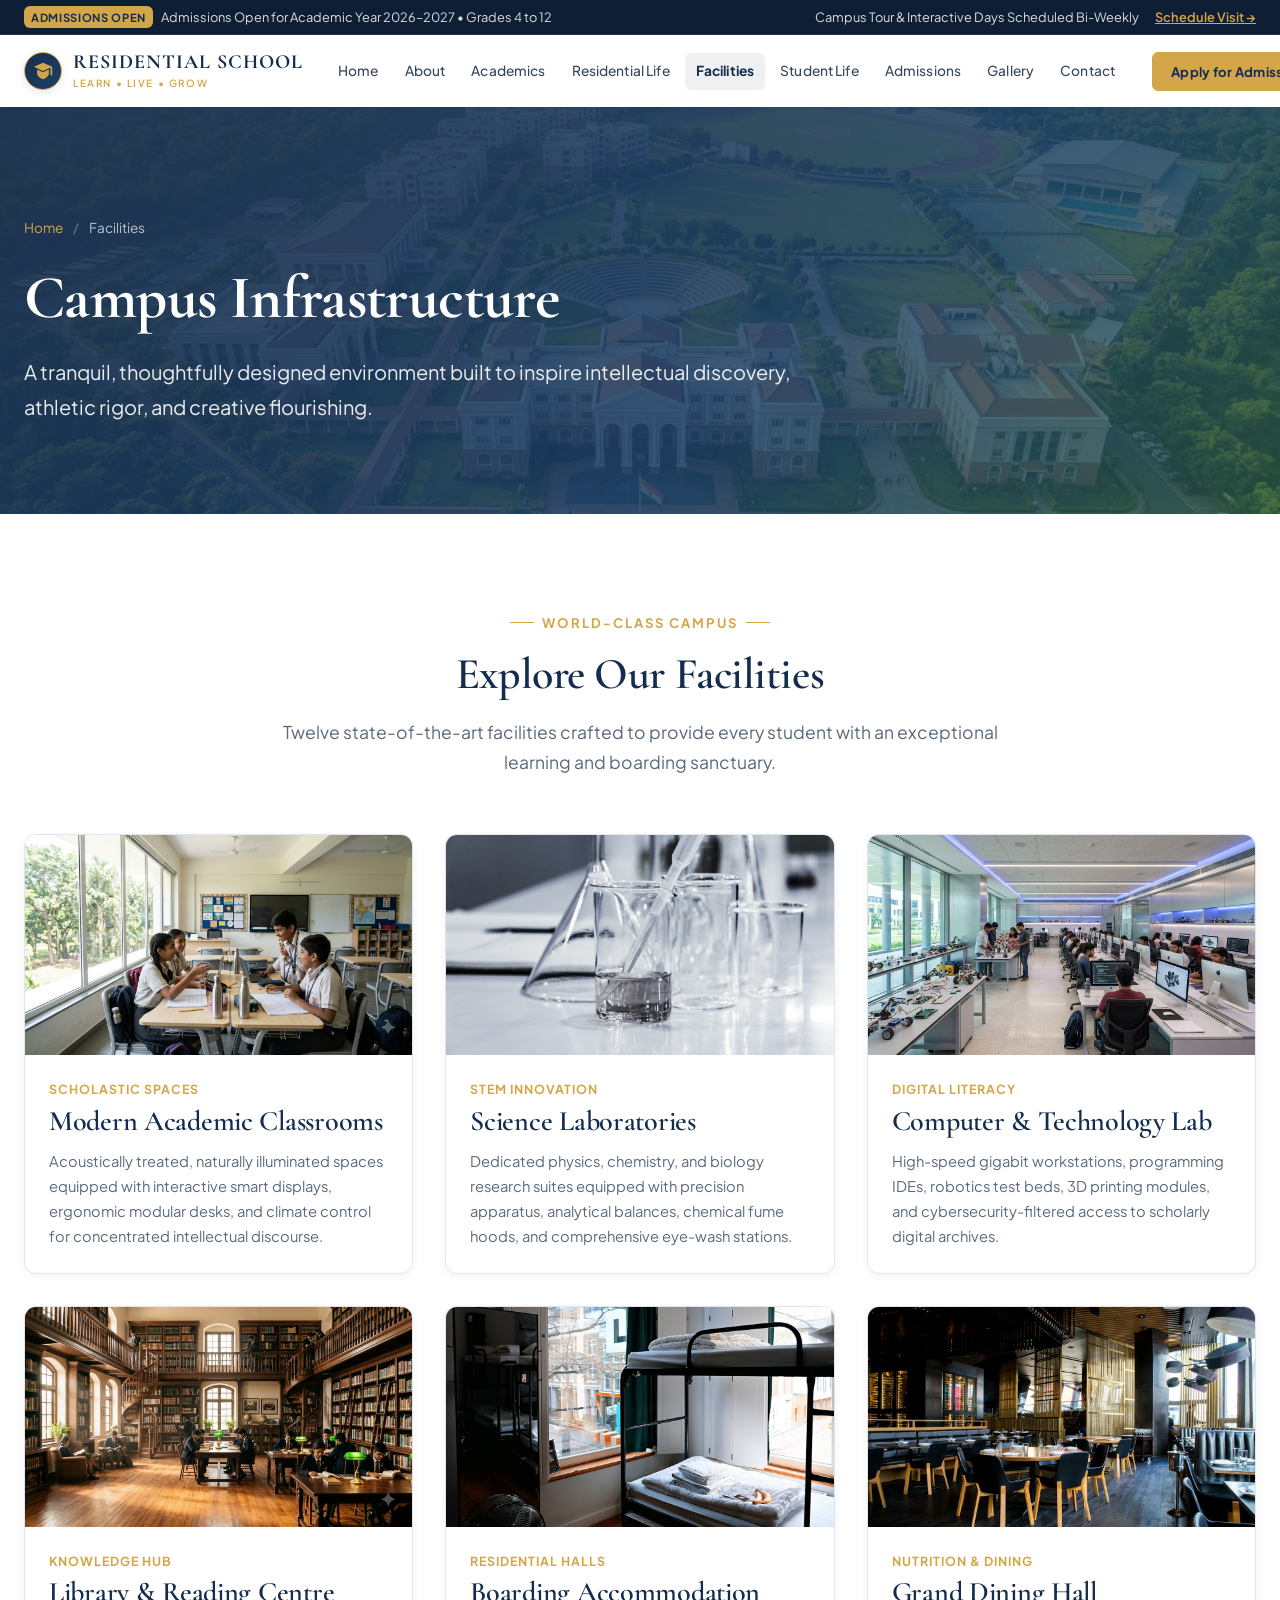
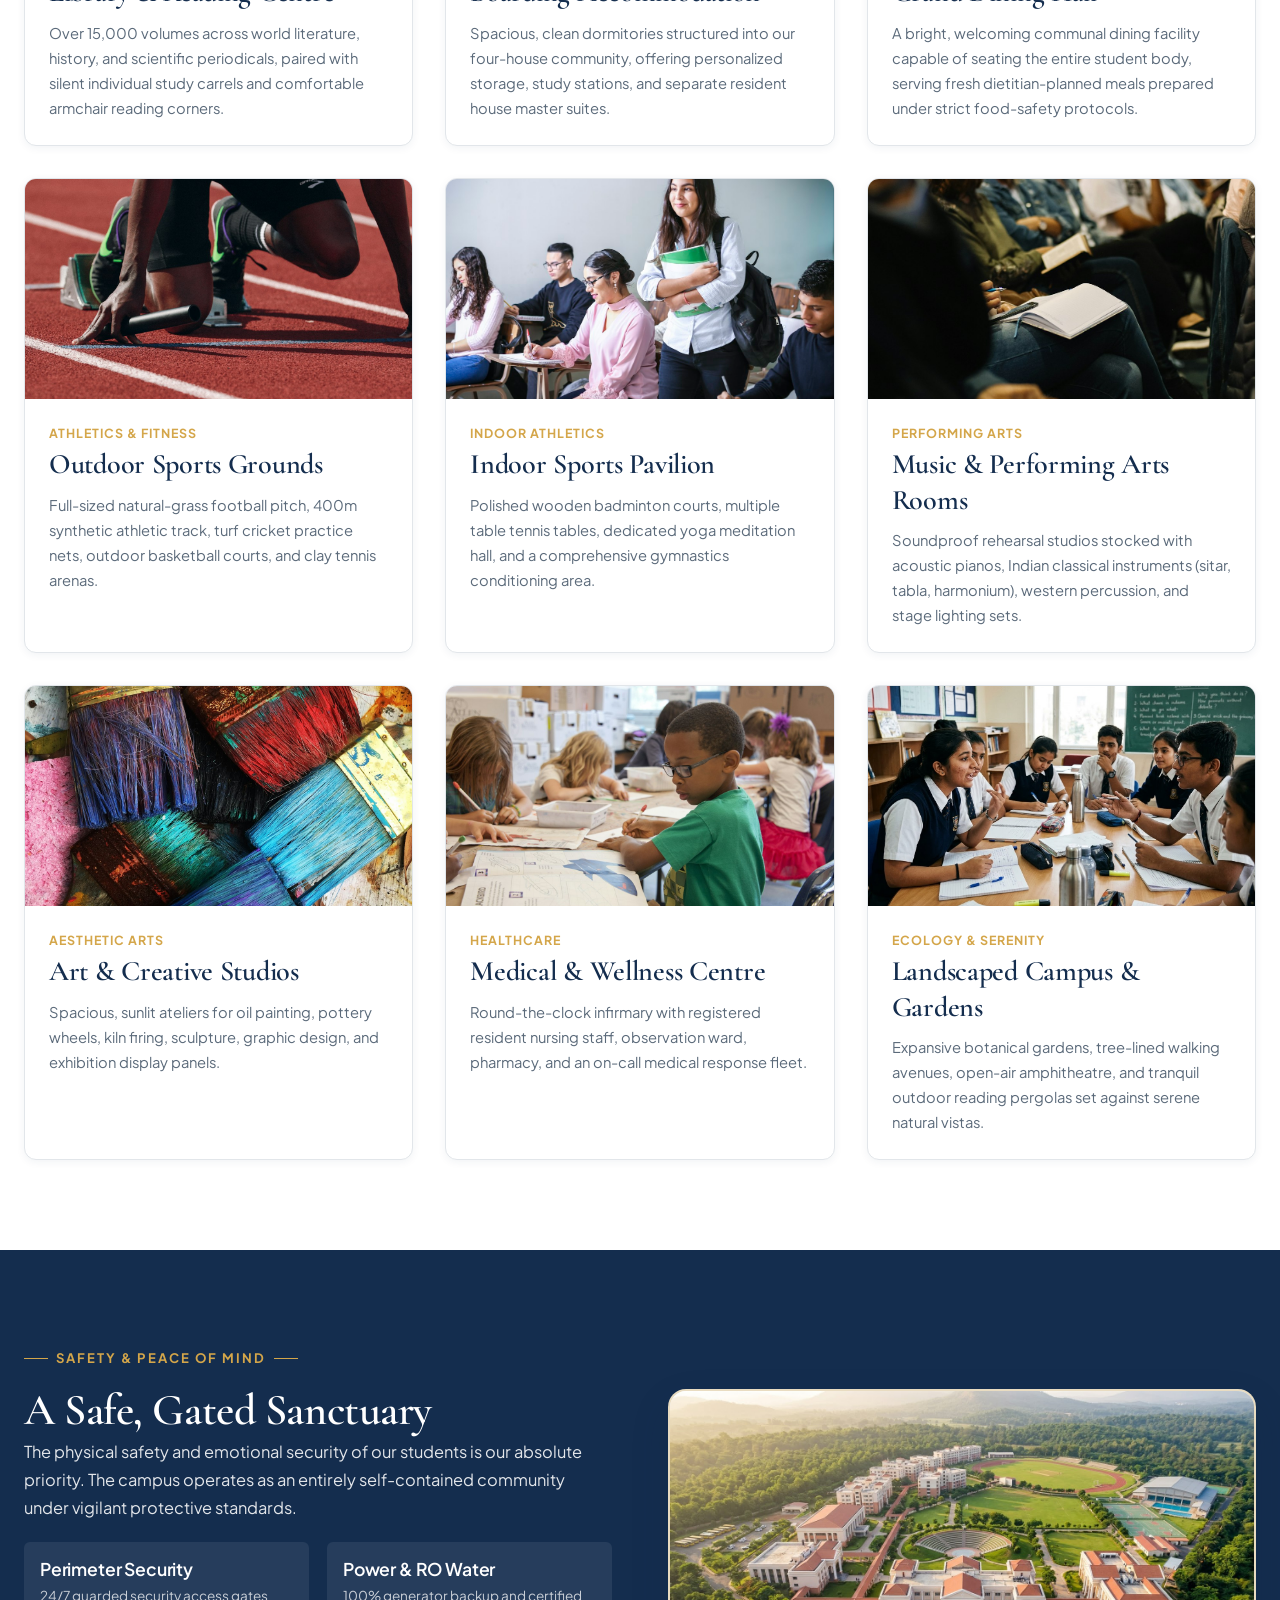
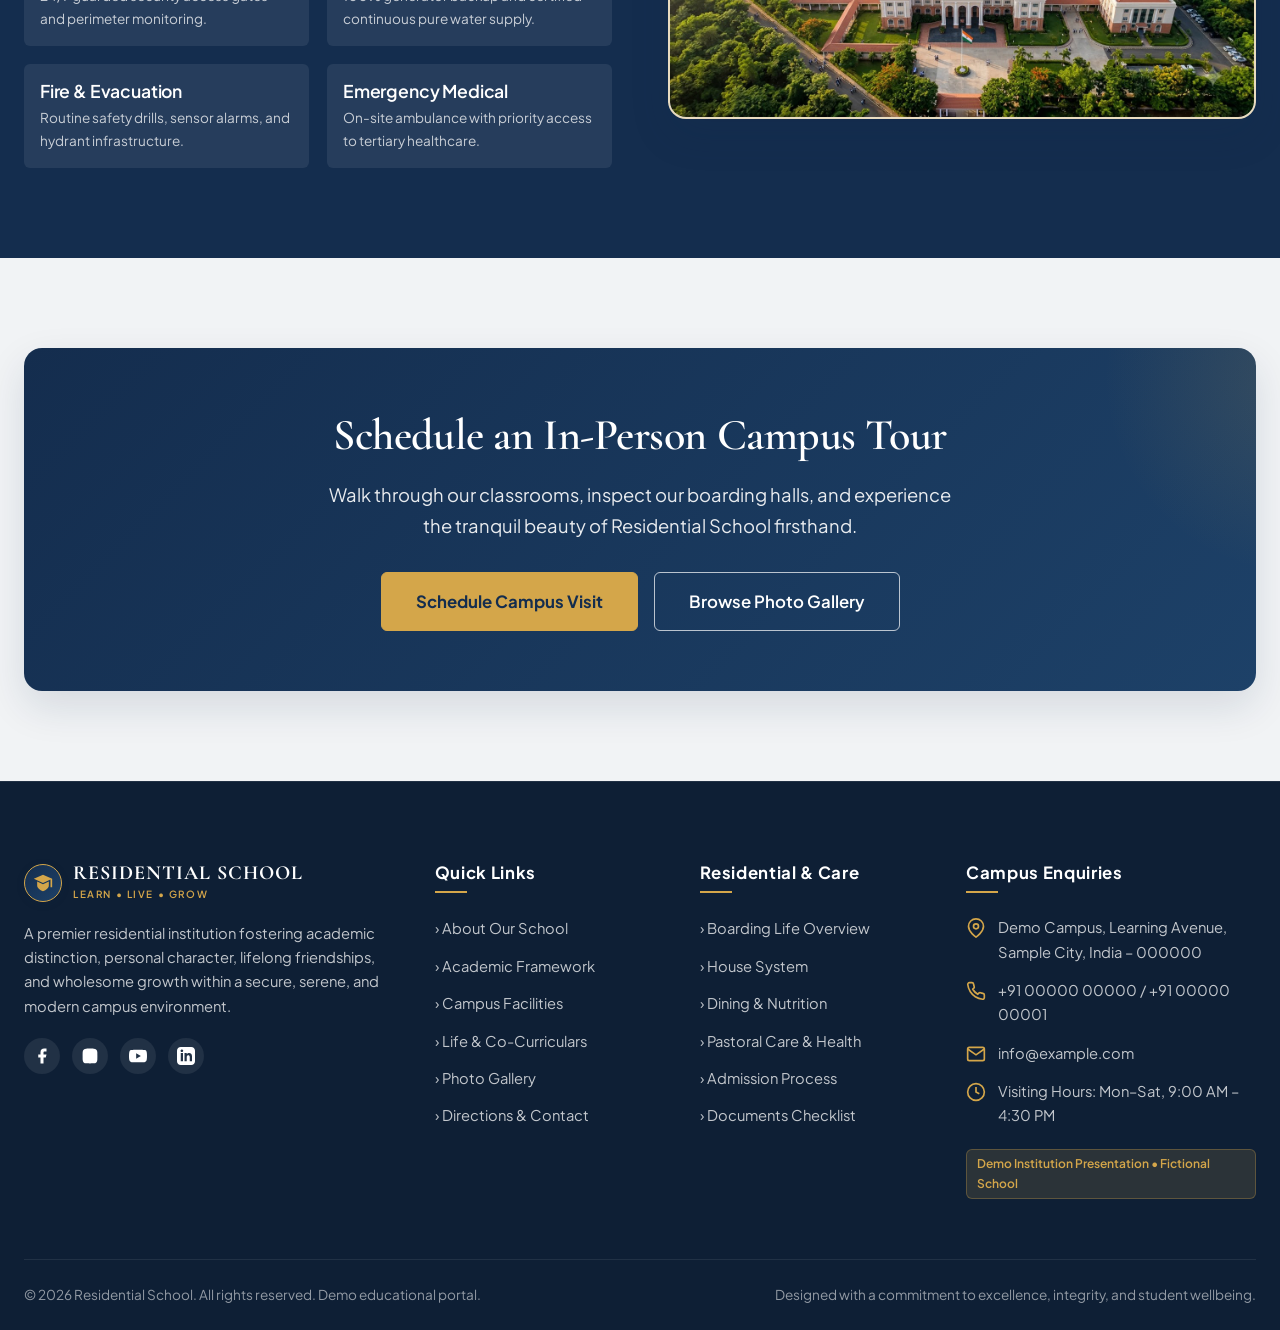
<file: facilities.html>
<!DOCTYPE html>
<html lang="en">
<head>
  <meta charset="UTF-8">
  <meta name="viewport" content="width=device-width, initial-scale=1.0">
  <meta name="description" content="Facilities at Residential School - Explore our world-class educational campus featuring smart classrooms, STEM laboratories, libraries, residential halls, sports grounds, and dining infrastructure.">
  <title>Campus Facilities | Residential School | Premium Infrastructure</title>
  <link rel="stylesheet" href="assets/css/style.css">
</head>
<body>

  <!-- Top Notice Bar -->
  <div class="top-notice-bar">
    <div class="container top-notice-inner">
      <div class="top-notice-item">
        <span class="top-notice-badge">Admissions Open</span>
        <span>Admissions Open for Academic Year 2026–2027 • Grades 4 to 12</span>
      </div>
      <div class="top-notice-item">
        <span>Campus Tour &amp; Interactive Days Scheduled Bi-Weekly</span>
        <a href="admissions.html" style="color: var(--color-warm-gold); text-decoration: underline; margin-left: 8px; font-weight: 600;">Schedule Visit &rarr;</a>
      </div>
    </div>
  </div>

  <!-- Sticky Header -->
  <header class="site-header">
    <div class="container">
      <nav class="navbar" aria-label="Main Navigation">
        <a href="index.html" class="brand-link" aria-label="Residential School Home">
          <div class="brand-emblem" aria-hidden="true">
            <svg viewBox="0 0 24 24">
              <path d="M12 2L1 7l11 5 9-4.09V17h2V7L12 2zm-7 8.18v4.94C5 18.06 8.13 20.7 12 21.94c3.87-1.24 7-3.88 7-6.82v-4.94L12 13.5l-7-3.32z"/>
            </svg>
          </div>
          <div class="brand-text-block">
            <span class="brand-school-name">RESIDENTIAL SCHOOL</span>
            <span class="brand-tagline">LEARN &bull; LIVE &bull; GROW</span>
          </div>
        </a>

        <div class="nav-menu-wrapper">
          <ul class="nav-menu">
            <li><a href="index.html" class="nav-link">Home</a></li>
            <li><a href="about.html" class="nav-link">About</a></li>
            <li><a href="academics.html" class="nav-link">Academics</a></li>
            <li><a href="residential-life.html" class="nav-link">Residential Life</a></li>
            <li><a href="facilities.html" class="nav-link active">Facilities</a></li>
            <li><a href="student-life.html" class="nav-link">Student Life</a></li>
            <li><a href="admissions.html" class="nav-link">Admissions</a></li>
            <li><a href="gallery.html" class="nav-link">Gallery</a></li>
            <li><a href="contact.html" class="nav-link">Contact</a></li>
          </ul>
          <div class="nav-cta">
            <a href="admissions.html" class="btn btn-gold btn-sm">Apply for Admission</a>
          </div>
        </div>

        <button class="nav-toggle" aria-label="Toggle Navigation Menu" aria-expanded="false">
          <svg viewBox="0 0 24 24">
            <path stroke-linecap="round" stroke-linejoin="round" d="M4 6h16M4 12h16M4 18h16"/>
          </svg>
        </button>
      </nav>
    </div>
  </header>

  <!-- Page Hero Banner -->
  <section class="page-hero" style="background-image: url('assets/images/school-campus.webp');">
    <div class="container">
      <div class="page-hero-content reveal">
        <nav class="breadcrumb" aria-label="Breadcrumb">
          <a href="index.html">Home</a>
          <span class="divider">/</span>
          <span>Facilities</span>
        </nav>
        <h1>Campus Infrastructure</h1>
        <p class="lead">
          A tranquil, thoughtfully designed environment built to inspire intellectual discovery, athletic rigor, and creative flourishing.
        </p>
      </div>
    </div>
  </section>

  <!-- Facilities Overview Grid -->
  <section class="section section-bg-white">
    <div class="container">
      <div class="section-header reveal">
        <span class="eyebrow">World-Class Campus</span>
        <h2>Explore Our Facilities</h2>
        <p>Twelve state-of-the-art facilities crafted to provide every student with an exceptional learning and boarding sanctuary.</p>
      </div>

      <div class="grid-3">
        <!-- 1. Classrooms -->
        <div class="image-card reveal">
          <div class="image-card-thumb">
            <img src="assets/images/classroom.webp" alt="Modern Academic Classrooms">
          </div>
          <div class="image-card-body">
            <span style="font-size: 0.78rem; font-weight: 700; color: var(--color-warm-gold); text-transform: uppercase; letter-spacing: 0.08em; margin-bottom: 4px;">Scholastic Spaces</span>
            <h3>Modern Academic Classrooms</h3>
            <p>Acoustically treated, naturally illuminated spaces equipped with interactive smart displays, ergonomic modular desks, and climate control for concentrated intellectual discourse.</p>
          </div>
        </div>

        <!-- 2. Science Labs -->
        <div class="image-card reveal">
          <div class="image-card-thumb">
            <img src="assets/images/science-lab.webp" alt="Science Laboratories">
          </div>
          <div class="image-card-body">
            <span style="font-size: 0.78rem; font-weight: 700; color: var(--color-warm-gold); text-transform: uppercase; letter-spacing: 0.08em; margin-bottom: 4px;">STEM Innovation</span>
            <h3>Science Laboratories</h3>
            <p>Dedicated physics, chemistry, and biology research suites equipped with precision apparatus, analytical balances, chemical fume hoods, and comprehensive eye-wash stations.</p>
          </div>
        </div>

        <!-- 3. Computer Lab -->
        <div class="image-card reveal">
          <div class="image-card-thumb">
            <img src="assets/images/computer-lab.webp" alt="Computer and Technology Lab">
          </div>
          <div class="image-card-body">
            <span style="font-size: 0.78rem; font-weight: 700; color: var(--color-warm-gold); text-transform: uppercase; letter-spacing: 0.08em; margin-bottom: 4px;">Digital Literacy</span>
            <h3>Computer &amp; Technology Lab</h3>
            <p>High-speed gigabit workstations, programming IDEs, robotics test beds, 3D printing modules, and cybersecurity-filtered access to scholarly digital archives.</p>
          </div>
        </div>

        <!-- 4. Library -->
        <div class="image-card reveal">
          <div class="image-card-thumb">
            <img src="assets/images/school-library.webp" alt="Library and Reading Centre">
          </div>
          <div class="image-card-body">
            <span style="font-size: 0.78rem; font-weight: 700; color: var(--color-warm-gold); text-transform: uppercase; letter-spacing: 0.08em; margin-bottom: 4px;">Knowledge Hub</span>
            <h3>Library &amp; Reading Centre</h3>
            <p>Over 15,000 volumes across world literature, history, and scientific periodicals, paired with silent individual study carrels and comfortable armchair reading corners.</p>
          </div>
        </div>

        <!-- 5. Boarding Accommodation -->
        <div class="image-card reveal">
          <div class="image-card-thumb">
            <img src="assets/images/boarding-room.webp" alt="Boarding Accommodation">
          </div>
          <div class="image-card-body">
            <span style="font-size: 0.78rem; font-weight: 700; color: var(--color-warm-gold); text-transform: uppercase; letter-spacing: 0.08em; margin-bottom: 4px;">Residential Halls</span>
            <h3>Boarding Accommodation</h3>
            <p>Spacious, clean dormitories structured into our four-house community, offering personalized storage, study stations, and separate resident house master suites.</p>
          </div>
        </div>

        <!-- 6. Dining Hall -->
        <div class="image-card reveal">
          <div class="image-card-thumb">
            <img src="assets/images/dining-hall.webp" alt="Dining Hall">
          </div>
          <div class="image-card-body">
            <span style="font-size: 0.78rem; font-weight: 700; color: var(--color-warm-gold); text-transform: uppercase; letter-spacing: 0.08em; margin-bottom: 4px;">Nutrition &amp; Dining</span>
            <h3>Grand Dining Hall</h3>
            <p>A bright, welcoming communal dining facility capable of seating the entire student body, serving fresh dietitian-planned meals prepared under strict food-safety protocols.</p>
          </div>
        </div>

        <!-- 7. Outdoor Sports Grounds -->
        <div class="image-card reveal">
          <div class="image-card-thumb">
            <img src="assets/images/sports-facility.webp" alt="Outdoor Sports Grounds">
          </div>
          <div class="image-card-body">
            <span style="font-size: 0.78rem; font-weight: 700; color: var(--color-warm-gold); text-transform: uppercase; letter-spacing: 0.08em; margin-bottom: 4px;">Athletics &amp; Fitness</span>
            <h3>Outdoor Sports Grounds</h3>
            <p>Full-sized natural-grass football pitch, 400m synthetic athletic track, turf cricket practice nets, outdoor basketball courts, and clay tennis arenas.</p>
          </div>
        </div>

        <!-- 8. Indoor Sports Facilities -->
        <div class="image-card reveal">
          <div class="image-card-thumb">
            <img src="assets/images/gallery-04.webp" alt="Indoor Sports Facilities">
          </div>
          <div class="image-card-body">
            <span style="font-size: 0.78rem; font-weight: 700; color: var(--color-warm-gold); text-transform: uppercase; letter-spacing: 0.08em; margin-bottom: 4px;">Indoor Athletics</span>
            <h3>Indoor Sports Pavilion</h3>
            <p>Polished wooden badminton courts, multiple table tennis tables, dedicated yoga meditation hall, and a comprehensive gymnastics conditioning area.</p>
          </div>
        </div>

        <!-- 9. Music & Performing Arts -->
        <div class="image-card reveal">
          <div class="image-card-thumb">
            <img src="assets/images/gallery-05.webp" alt="Music and Performing Arts Rooms">
          </div>
          <div class="image-card-body">
            <span style="font-size: 0.78rem; font-weight: 700; color: var(--color-warm-gold); text-transform: uppercase; letter-spacing: 0.08em; margin-bottom: 4px;">Performing Arts</span>
            <h3>Music &amp; Performing Arts Rooms</h3>
            <p>Soundproof rehearsal studios stocked with acoustic pianos, Indian classical instruments (sitar, tabla, harmonium), western percussion, and stage lighting sets.</p>
          </div>
        </div>

        <!-- 10. Art & Creative Studios -->
        <div class="image-card reveal">
          <div class="image-card-thumb">
            <img src="assets/images/arts-activities.webp" alt="Art and Creative Studios">
          </div>
          <div class="image-card-body">
            <span style="font-size: 0.78rem; font-weight: 700; color: var(--color-warm-gold); text-transform: uppercase; letter-spacing: 0.08em; margin-bottom: 4px;">Aesthetic Arts</span>
            <h3>Art &amp; Creative Studios</h3>
            <p>Spacious, sunlit ateliers for oil painting, pottery wheels, kiln firing, sculpture, graphic design, and exhibition display panels.</p>
          </div>
        </div>

        <!-- 11. Medical Centre -->
        <div class="image-card reveal">
          <div class="image-card-thumb">
            <img src="assets/images/campus-garden.webp" alt="Medical and Wellness Centre">
          </div>
          <div class="image-card-body">
            <span style="font-size: 0.78rem; font-weight: 700; color: var(--color-warm-gold); text-transform: uppercase; letter-spacing: 0.08em; margin-bottom: 4px;">Healthcare</span>
            <h3>Medical &amp; Wellness Centre</h3>
            <p>Round-the-clock infirmary with registered resident nursing staff, observation ward, pharmacy, and an on-call medical response fleet.</p>
          </div>
        </div>

        <!-- 12. Landscaped Campus -->
        <div class="image-card reveal">
          <div class="image-card-thumb">
            <img src="assets/images/gallery-01.webp" alt="Landscaped Campus and Gardens">
          </div>
          <div class="image-card-body">
            <span style="font-size: 0.78rem; font-weight: 700; color: var(--color-warm-gold); text-transform: uppercase; letter-spacing: 0.08em; margin-bottom: 4px;">Ecology &amp; Serenity</span>
            <h3>Landscaped Campus &amp; Gardens</h3>
            <p>Expansive botanical gardens, tree-lined walking avenues, open-air amphitheatre, and tranquil outdoor reading pergolas set against serene natural vistas.</p>
          </div>
        </div>
      </div>
    </div>
  </section>

  <!-- Safety & Security Highlight -->
  <section class="section section-bg-navy">
    <div class="container">
      <div class="grid-2">
        <div class="reveal">
          <span class="eyebrow" style="color: var(--color-warm-gold);">Safety &amp; Peace of Mind</span>
          <h2 style="color: #fff;">A Safe, Gated Sanctuary</h2>
          <p style="color: rgba(255,255,255,0.88); margin-bottom: 20px;">
            The physical safety and emotional security of our students is our absolute priority. The campus operates as an entirely self-contained community under vigilant protective standards.
          </p>
          <div style="display: grid; grid-template-columns: 1fr 1fr; gap: 18px;">
            <div style="background: rgba(255,255,255,0.08); padding: 16px; border-radius: var(--radius-sm);">
              <h5 style="color: #fff; margin-bottom: 4px;">Perimeter Security</h5>
              <p style="color: rgba(255,255,255,0.75); font-size: 0.85rem; margin: 0;">24/7 guarded security access gates and perimeter monitoring.</p>
            </div>
            <div style="background: rgba(255,255,255,0.08); padding: 16px; border-radius: var(--radius-sm);">
              <h5 style="color: #fff; margin-bottom: 4px;">Power &amp; RO Water</h5>
              <p style="color: rgba(255,255,255,0.75); font-size: 0.85rem; margin: 0;">100% generator backup and certified continuous pure water supply.</p>
            </div>
            <div style="background: rgba(255,255,255,0.08); padding: 16px; border-radius: var(--radius-sm);">
              <h5 style="color: #fff; margin-bottom: 4px;">Fire &amp; Evacuation</h5>
              <p style="color: rgba(255,255,255,0.75); font-size: 0.85rem; margin: 0;">Routine safety drills, sensor alarms, and hydrant infrastructure.</p>
            </div>
            <div style="background: rgba(255,255,255,0.08); padding: 16px; border-radius: var(--radius-sm);">
              <h5 style="color: #fff; margin-bottom: 4px;">Emergency Medical</h5>
              <p style="color: rgba(255,255,255,0.75); font-size: 0.85rem; margin: 0;">On-site ambulance with priority access to tertiary healthcare.</p>
            </div>
          </div>
        </div>
        <div class="reveal">
          <div class="image-frame" style="border: 2px solid rgba(212,166,74,0.3);">
            <img src="assets/images/school-campus.webp" alt="Residential School Campus Security and Architecture">
          </div>
        </div>
      </div>
    </div>
  </section>

  <!-- CTA Banner -->
  <section class="section section-bg-light">
    <div class="container">
      <div class="cta-banner reveal">
        <h2>Schedule an In-Person Campus Tour</h2>
        <p>Walk through our classrooms, inspect our boarding halls, and experience the tranquil beauty of Residential School firsthand.</p>
        <div class="cta-banner-buttons">
          <a href="contact.html" class="btn btn-gold btn-lg">Schedule Campus Visit</a>
          <a href="gallery.html" class="btn btn-outline-white btn-lg">Browse Photo Gallery</a>
        </div>
      </div>
    </div>
  </section>

  <!-- Footer -->
  <footer class="site-footer">
    <div class="container">
      <div class="footer-top">
        <div class="footer-col">
          <a href="index.html" class="brand-link" style="margin-bottom: 18px;">
            <div class="brand-emblem" aria-hidden="true">
              <svg viewBox="0 0 24 24">
                <path d="M12 2L1 7l11 5 9-4.09V17h2V7L12 2zm-7 8.18v4.94C5 18.06 8.13 20.7 12 21.94c3.87-1.24 7-3.88 7-6.82v-4.94L12 13.5l-7-3.32z"/>
              </svg>
            </div>
            <div class="brand-text-block">
              <span class="brand-school-name" style="color: #fff;">RESIDENTIAL SCHOOL</span>
              <span class="brand-tagline">LEARN &bull; LIVE &bull; GROW</span>
            </div>
          </a>
          <p>
            A premier residential institution fostering academic distinction, personal character, lifelong friendships, and wholesome growth within a secure, serene, and modern campus environment.
          </p>
          <div class="social-links">
            <a href="#" class="social-link" aria-label="Facebook"><svg viewBox="0 0 24 24"><path d="M18 2h-3a5 5 0 00-5 5v3H7v4h3v8h4v-8h3l1-4h-4V7a1 1 0 011-1h3z"/></svg></a>
            <a href="#" class="social-link" aria-label="Instagram"><svg viewBox="0 0 24 24"><path d="M12 2.163c3.204 0 3.584.012 4.85.07 3.252.148 4.771 1.691 4.919 4.919.058 1.265.069 1.645.069 4.849 0 3.205-.012 3.584-.069 4.849-.149 3.225-1.664 4.771-4.919 4.919-1.266.058-1.644.07-4.85.07-3.204 0-3.584-.012-4.849-.07-3.26-.149-4.771-1.699-4.919-4.92-.058-1.265-.07-1.644-.07-4.849 0-3.204.013-3.583.07-4.849.149-3.227 1.664-4.771 4.919-4.919 1.266-.057 1.645-.069 4.849-.069z"/></svg></a>
            <a href="#" class="social-link" aria-label="YouTube"><svg viewBox="0 0 24 24"><path d="M23.498 6.186a3.016 3.016 0 00-2.122-2.136C19.505 3.545 12 3.545 12 3.545s-7.505 0-9.377.505A3.017 3.017 0 00.502 6.186C0 8.07 0 12 0 12s0 3.93.502 5.814a3.016 3.016 0 002.122 2.136c1.871.505 9.376.505 9.376.505s7.505 0 9.377-.505a3.015 3.015 0 002.122-2.136C24 15.93 24 12 24 12s0-3.93-.502-5.814zM9.545 15.568V8.432L15.818 12l-6.273 3.568z"/></svg></a>
            <a href="#" class="social-link" aria-label="LinkedIn"><svg viewBox="0 0 24 24"><path d="M19 0h-14c-2.761 0-5 2.239-5 5v14c0 2.761 2.239 5 5 5h14c2.762 0 5-2.239 5-5v-14c0-2.761-2.238-5-5-5zm-11 19h-3v-11h3v11zm-1.5-12.268c-.966 0-1.75-.79-1.75-1.764s.784-1.764 1.75-1.764 1.75.79 1.75 1.764-.783 1.764-1.75 1.764zm13.5 12.268h-3v-5.604c0-3.368-4-3.113-4 0v5.604h-3v-11h3v1.765c1.396-2.586 7-2.777 7 2.476v6.759z"/></svg></a>
          </div>
        </div>

        <div class="footer-col">
          <h4>Quick Links</h4>
          <ul class="footer-links">
            <li><a href="about.html">&rsaquo; About Our School</a></li>
            <li><a href="academics.html">&rsaquo; Academic Framework</a></li>
            <li><a href="facilities.html">&rsaquo; Campus Facilities</a></li>
            <li><a href="student-life.html">&rsaquo; Life &amp; Co-Curriculars</a></li>
            <li><a href="gallery.html">&rsaquo; Photo Gallery</a></li>
            <li><a href="contact.html">&rsaquo; Directions &amp; Contact</a></li>
          </ul>
        </div>

        <div class="footer-col">
          <h4>Residential &amp; Care</h4>
          <ul class="footer-links">
            <li><a href="residential-life.html">&rsaquo; Boarding Life Overview</a></li>
            <li><a href="residential-life.html#houses">&rsaquo; House System</a></li>
            <li><a href="residential-life.html#dining">&rsaquo; Dining &amp; Nutrition</a></li>
            <li><a href="residential-life.html#pastoral">&rsaquo; Pastoral Care &amp; Health</a></li>
            <li><a href="admissions.html">&rsaquo; Admission Process</a></li>
            <li><a href="admissions.html#checklist">&rsaquo; Documents Checklist</a></li>
          </ul>
        </div>

        <div class="footer-col">
          <h4>Campus Enquiries</h4>
          <div class="footer-contact-item">
            <svg viewBox="0 0 24 24" fill="none" stroke="currentColor" stroke-width="2"><path d="M21 10c0 7-9 13-9 13s-9-6-9-13a9 9 0 0118 0z"/><circle cx="12" cy="10" r="3"/></svg>
            <span>Demo Campus, Learning Avenue, Sample City, India &ndash; 000000</span>
          </div>
          <div class="footer-contact-item">
            <svg viewBox="0 0 24 24" fill="none" stroke="currentColor" stroke-width="2"><path d="M22 16.92v3a2 2 0 01-2.18 2 19.79 19.79 0 01-8.63-3.07 19.5 19.5 0 01-6-6 19.79 19.79 0 01-3.07-8.67A2 2 0 014.11 2h3a2 2 0 012 1.72 12.84 12.84 0 00.7 2.81 2 2 0 01-.45 2.11L8.09 9.91a16 16 0 006 6l1.27-1.27a2 2 0 012.11-.45 12.84 12.84 0 002.81.7A2 2 0 0122 16.92z"/></svg>
            <span>+91 00000 00000 / +91 00000 00001</span>
          </div>
          <div class="footer-contact-item">
            <svg viewBox="0 0 24 24" fill="none" stroke="currentColor" stroke-width="2"><path d="M4 4h16c1.1 0 2 .9 2 2v12c0 1.1-.9 2-2 2H4c-1.1 0-2-.9-2-2V6c0-1.1.9-2 2-2z"/><polyline points="22,6 12,13 2,6"/></svg>
            <span>info@example.com</span>
          </div>
          <div class="footer-contact-item">
            <svg viewBox="0 0 24 24" fill="none" stroke="currentColor" stroke-width="2"><circle cx="12" cy="12" r="10"/><polyline points="12 6 12 12 16 14"/></svg>
            <span>Visiting Hours: Mon&ndash;Sat, 9:00 AM &ndash; 4:30 PM</span>
          </div>
          <div class="footer-demo-badge">Demo Institution Presentation &bull; Fictional School</div>
        </div>
      </div>

      <div class="footer-bottom">
        <div>&copy; 2026 Residential School. All rights reserved. Demo educational portal.</div>
        <div>Designed with a commitment to excellence, integrity, and student wellbeing.</div>
      </div>
    </div>
  </footer>

  <!-- Back to Top Button -->
  <button class="back-to-top" aria-label="Back to top of page">
    <svg viewBox="0 0 24 24"><polyline points="18 15 12 9 6 15"/></svg>
  </button>

  <!-- Shared Script -->
  <script src="assets/js/script.js"></script>
</body>
</html>
</file>
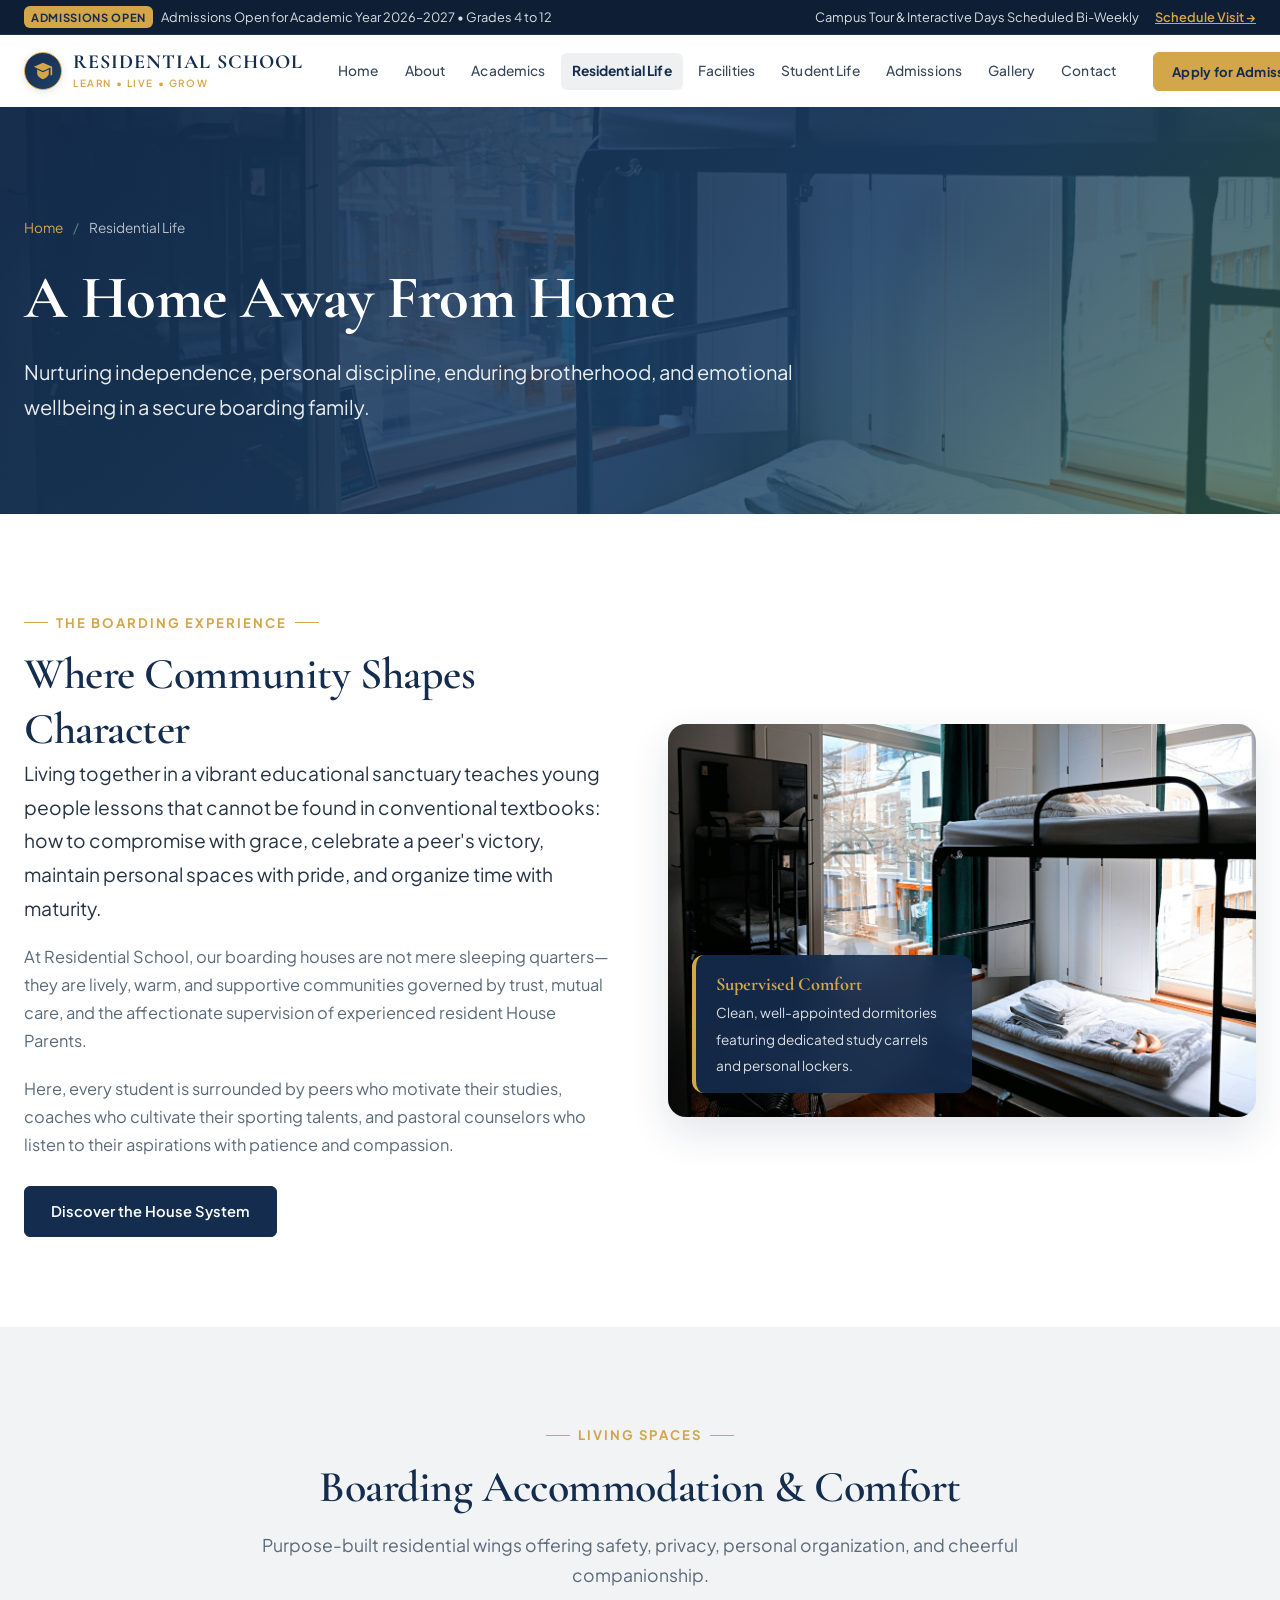
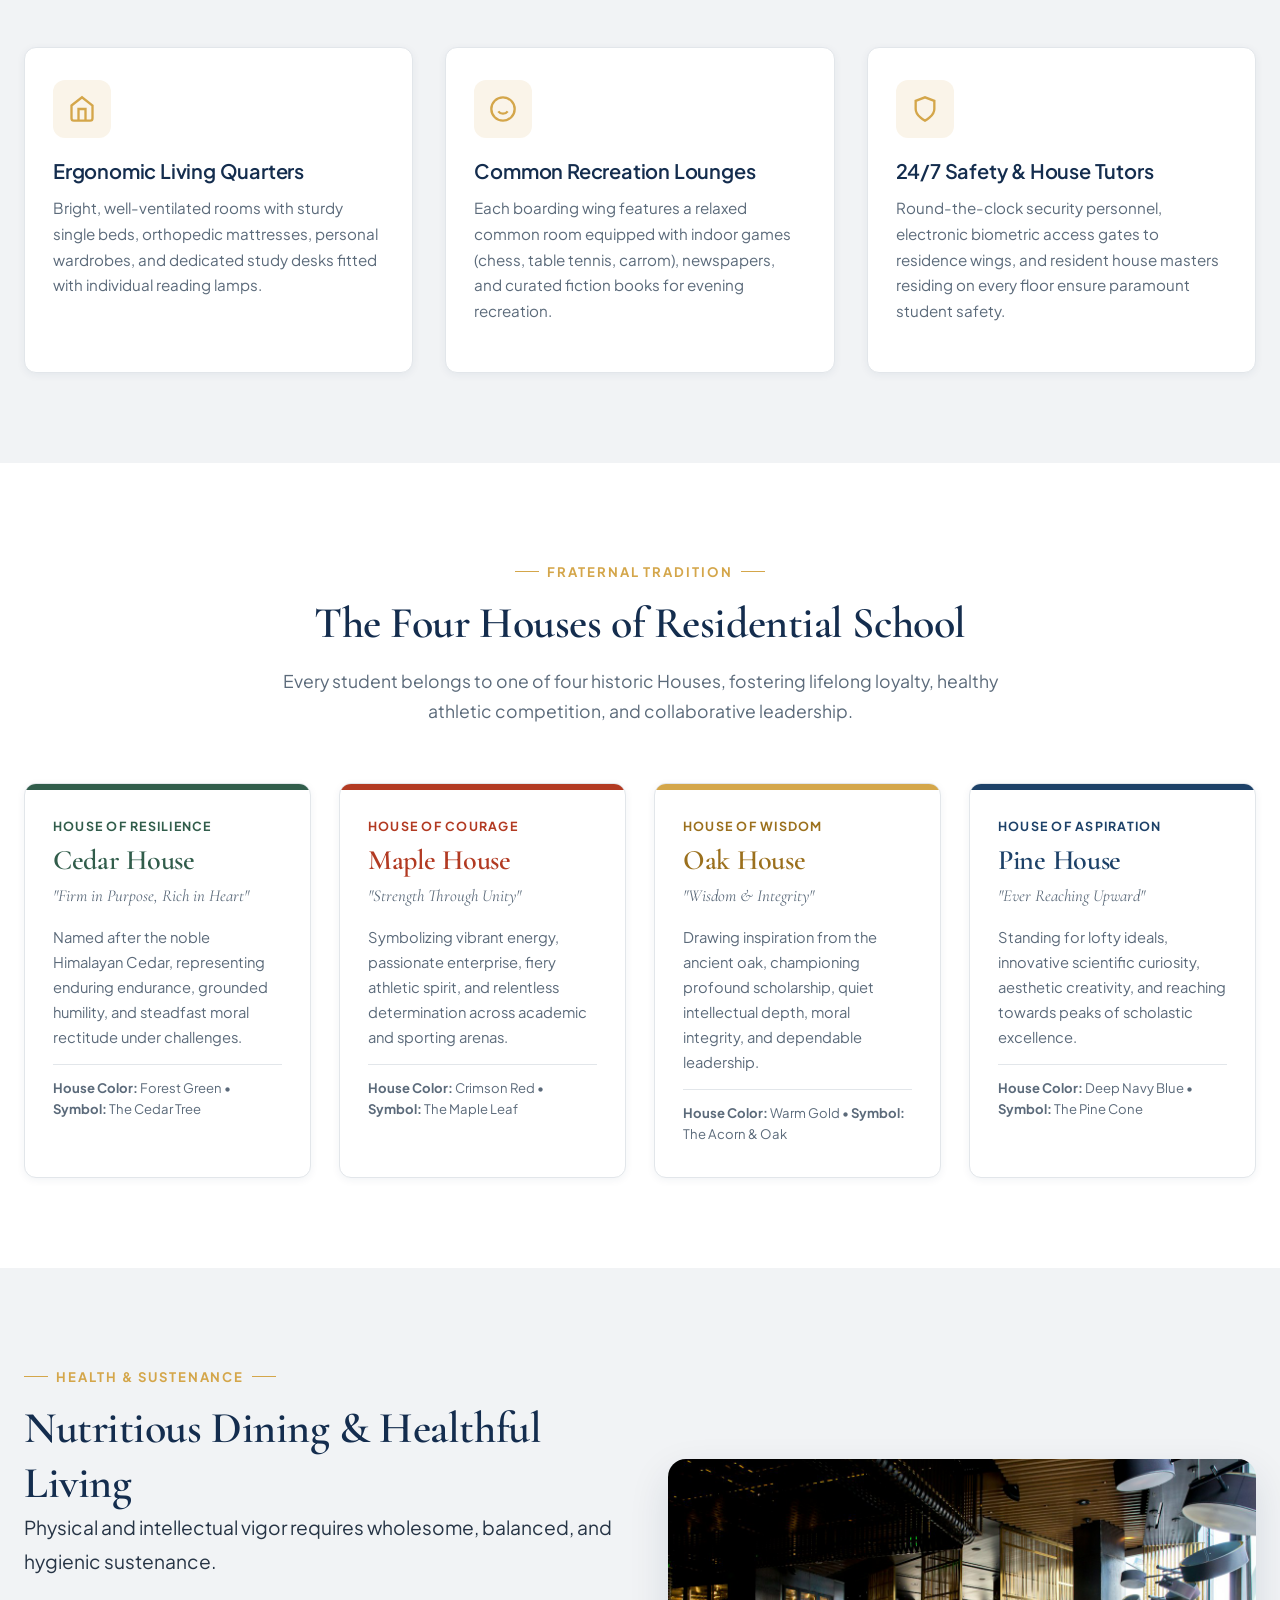
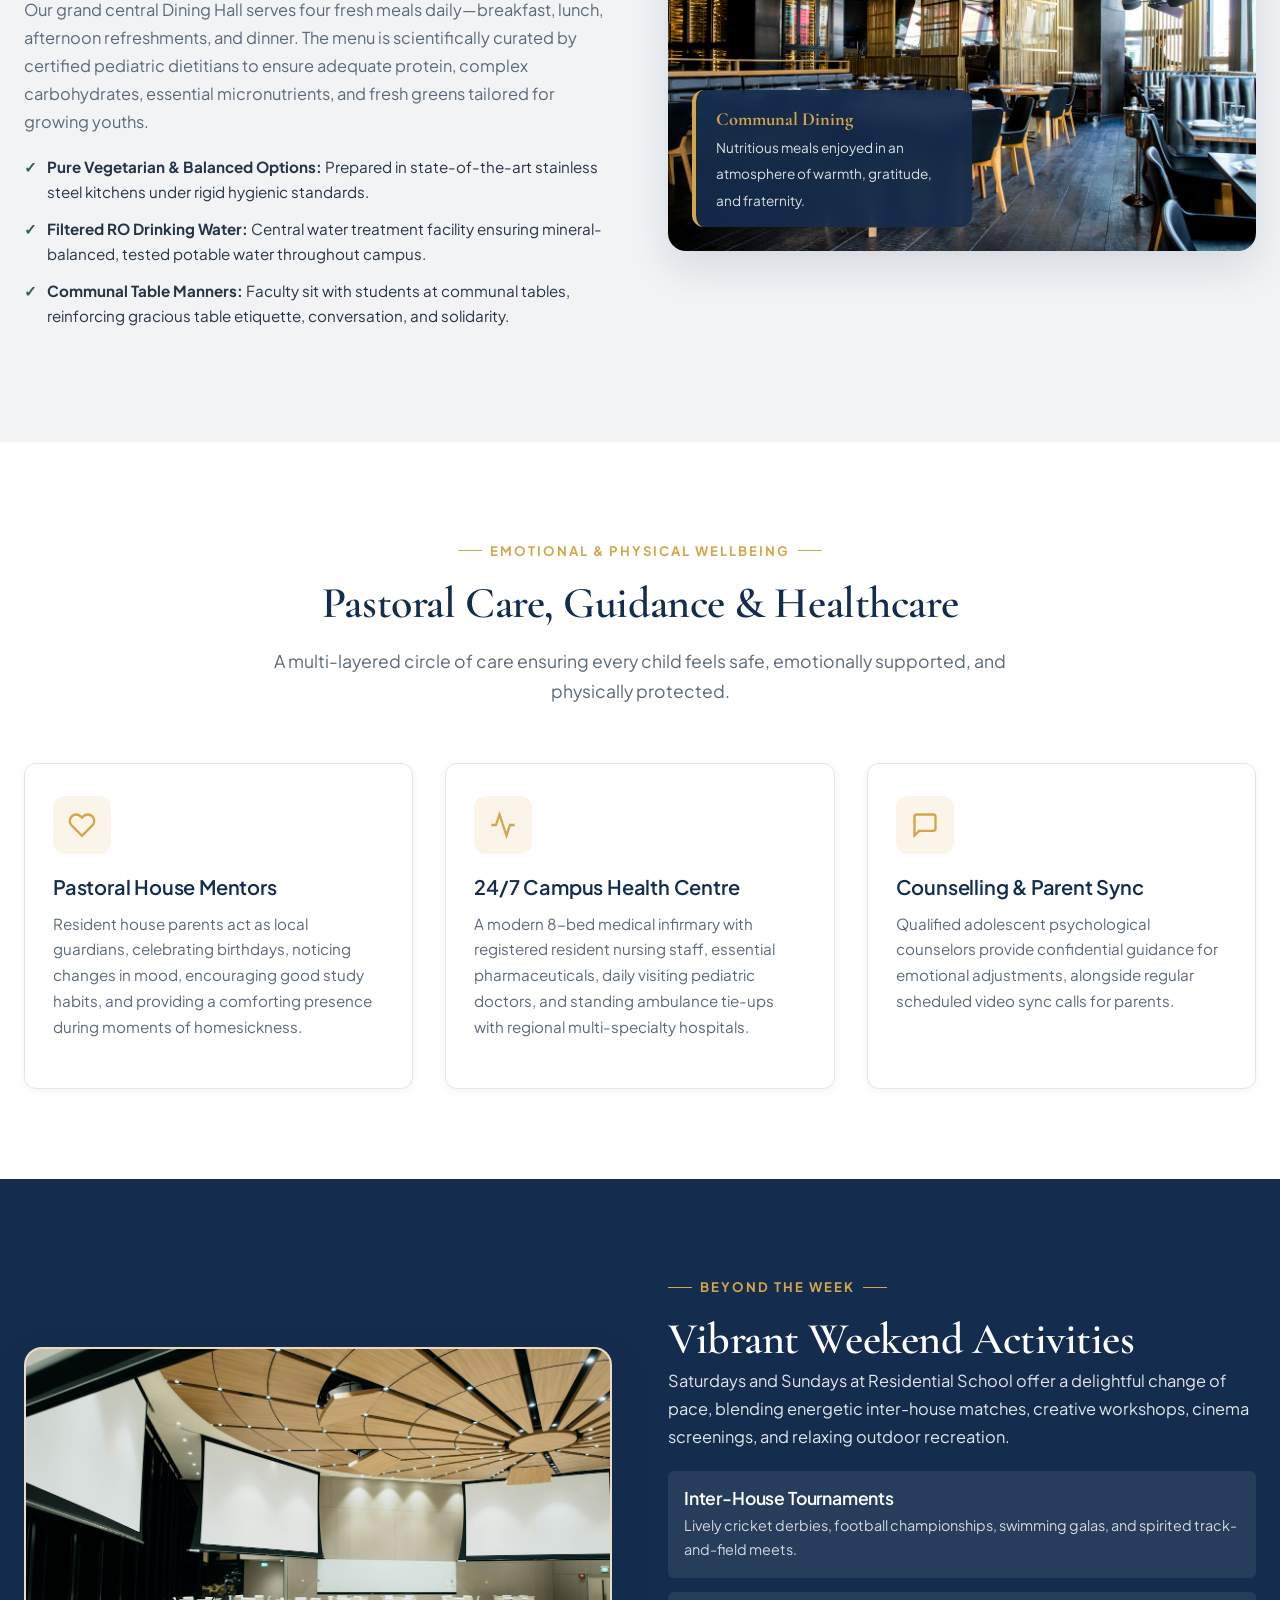
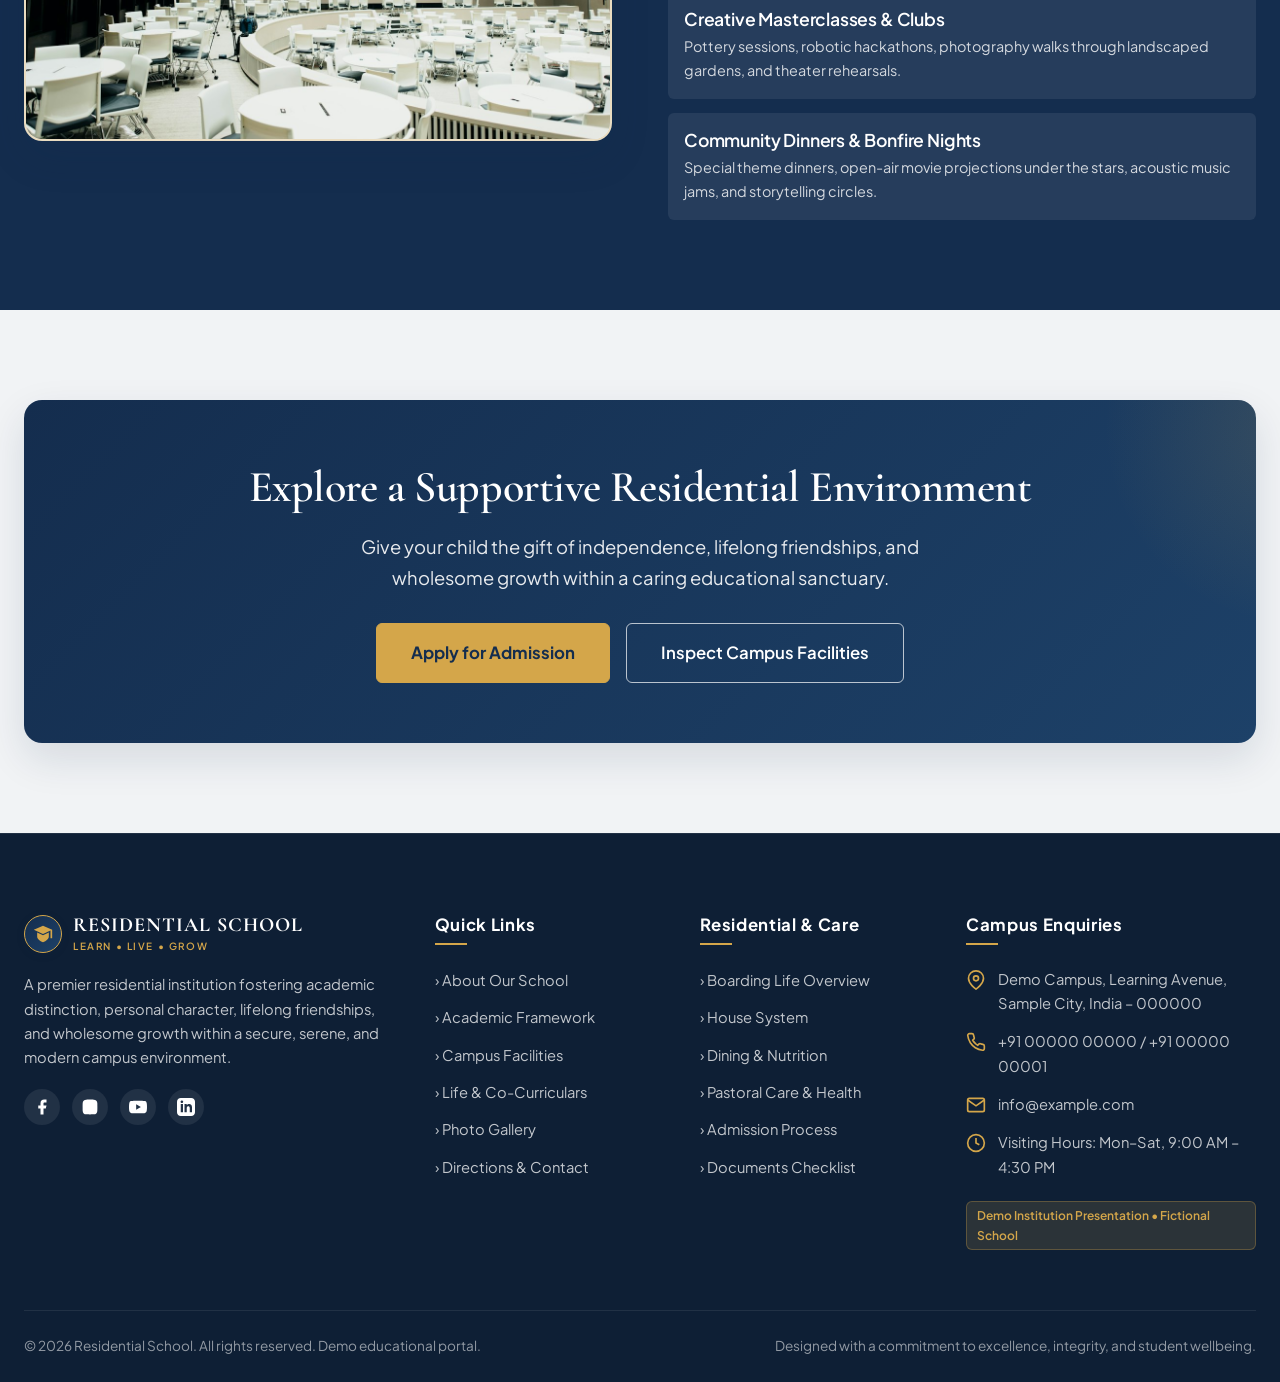
<file: residential-life.html>
<!DOCTYPE html>
<html lang="en">
<head>
  <meta charset="UTF-8">
  <meta name="viewport" content="width=device-width, initial-scale=1.0">
  <meta name="description" content="Residential Life at Residential School - A warm home away from home featuring safe dormitory living, our four-house tradition, hygienic dining, pastoral care, and structured routines.">
  <title>Residential Life | Residential School | A Home Away From Home</title>
  <link rel="stylesheet" href="assets/css/style.css">
</head>
<body>

  <!-- Top Notice Bar -->
  <div class="top-notice-bar">
    <div class="container top-notice-inner">
      <div class="top-notice-item">
        <span class="top-notice-badge">Admissions Open</span>
        <span>Admissions Open for Academic Year 2026–2027 • Grades 4 to 12</span>
      </div>
      <div class="top-notice-item">
        <span>Campus Tour &amp; Interactive Days Scheduled Bi-Weekly</span>
        <a href="admissions.html" style="color: var(--color-warm-gold); text-decoration: underline; margin-left: 8px; font-weight: 600;">Schedule Visit &rarr;</a>
      </div>
    </div>
  </div>

  <!-- Sticky Header -->
  <header class="site-header">
    <div class="container">
      <nav class="navbar" aria-label="Main Navigation">
        <a href="index.html" class="brand-link" aria-label="Residential School Home">
          <div class="brand-emblem" aria-hidden="true">
            <svg viewBox="0 0 24 24">
              <path d="M12 2L1 7l11 5 9-4.09V17h2V7L12 2zm-7 8.18v4.94C5 18.06 8.13 20.7 12 21.94c3.87-1.24 7-3.88 7-6.82v-4.94L12 13.5l-7-3.32z"/>
            </svg>
          </div>
          <div class="brand-text-block">
            <span class="brand-school-name">RESIDENTIAL SCHOOL</span>
            <span class="brand-tagline">LEARN &bull; LIVE &bull; GROW</span>
          </div>
        </a>

        <div class="nav-menu-wrapper">
          <ul class="nav-menu">
            <li><a href="index.html" class="nav-link">Home</a></li>
            <li><a href="about.html" class="nav-link">About</a></li>
            <li><a href="academics.html" class="nav-link">Academics</a></li>
            <li><a href="residential-life.html" class="nav-link active">Residential Life</a></li>
            <li><a href="facilities.html" class="nav-link">Facilities</a></li>
            <li><a href="student-life.html" class="nav-link">Student Life</a></li>
            <li><a href="admissions.html" class="nav-link">Admissions</a></li>
            <li><a href="gallery.html" class="nav-link">Gallery</a></li>
            <li><a href="contact.html" class="nav-link">Contact</a></li>
          </ul>
          <div class="nav-cta">
            <a href="admissions.html" class="btn btn-gold btn-sm">Apply for Admission</a>
          </div>
        </div>

        <button class="nav-toggle" aria-label="Toggle Navigation Menu" aria-expanded="false">
          <svg viewBox="0 0 24 24">
            <path stroke_linecap="round" stroke-linejoin="round" d="M4 6h16M4 12h16M4 18h16"/>
          </svg>
        </button>
      </nav>
    </div>
  </header>

  <!-- Page Hero Banner -->
  <section class="page-hero" style="background-image: url('assets/images/boarding-room.webp');">
    <div class="container">
      <div class="page-hero-content reveal">
        <nav class="breadcrumb" aria-label="Breadcrumb">
          <a href="index.html">Home</a>
          <span class="divider">/</span>
          <span>Residential Life</span>
        </nav>
        <h1>A Home Away From Home</h1>
        <p class="lead">
          Nurturing independence, personal discipline, enduring brotherhood, and emotional wellbeing in a secure boarding family.
        </p>
      </div>
    </div>
  </section>

  <!-- Section 1: Introduction to Residential Life -->
  <section class="section section-bg-white">
    <div class="container">
      <div class="grid-2">
        <div class="reveal">
          <span class="eyebrow">The Boarding Experience</span>
          <h2>Where Community Shapes Character</h2>
          <p class="lead" style="margin-bottom: 18px;">
            Living together in a vibrant educational sanctuary teaches young people lessons that cannot be found in conventional textbooks: how to compromise with grace, celebrate a peer's victory, maintain personal spaces with pride, and organize time with maturity.
          </p>
          <p style="margin-bottom: 20px;">
            At Residential School, our boarding houses are not mere sleeping quarters—they are lively, warm, and supportive communities governed by trust, mutual care, and the affectionate supervision of experienced resident House Parents.
          </p>
          <p style="margin-bottom: 28px;">
            Here, every student is surrounded by peers who motivate their studies, coaches who cultivate their sporting talents, and pastoral counselors who listen to their aspirations with patience and compassion.
          </p>
          <a href="#houses" class="btn btn-primary">Discover the House System</a>
        </div>
        <div class="reveal">
          <div class="image-frame">
            <img src="assets/images/boarding-room.webp" alt="Residential Boarding Room Interior">
            <div class="image-frame-badge">
              <strong>Supervised Comfort</strong>
              <span>Clean, well-appointed dormitories featuring dedicated study carrels and personal lockers.</span>
            </div>
          </div>
        </div>
      </div>
    </div>
  </section>

  <!-- Section 2: Boarding Accommodation -->
  <section class="section section-bg-light">
    <div class="container">
      <div class="section-header reveal">
        <span class="eyebrow">Living Spaces</span>
        <h2>Boarding Accommodation &amp; Comfort</h2>
        <p>Purpose-built residential wings offering safety, privacy, personal organization, and cheerful companionship.</p>
      </div>

      <div class="grid-3">
        <div class="card reveal">
          <div class="card-icon">
            <svg viewBox="0 0 24 24"><path d="M3 9l9-7 9 7v11a2 2 0 0 1-2 2H5a2 2 0 0 1-2-2z"/><polyline points="9 22 9 12 15 12 15 22"/></svg>
          </div>
          <h4>Ergonomic Living Quarters</h4>
          <p>Bright, well-ventilated rooms with sturdy single beds, orthopedic mattresses, personal wardrobes, and dedicated study desks fitted with individual reading lamps.</p>
        </div>

        <div class="card reveal">
          <div class="card-icon">
            <svg viewBox="0 0 24 24"><circle cx="12" cy="12" r="10"/><path d="M8 14s1.5 2 4 2 4-2 4-2"/><line x1="9" y1="9" x2="9.01" y2="9"/><line x1="15" y1="9" x2="15.01" y2="9"/></svg>
          </div>
          <h4>Common Recreation Lounges</h4>
          <p>Each boarding wing features a relaxed common room equipped with indoor games (chess, table tennis, carrom), newspapers, and curated fiction books for evening recreation.</p>
        </div>

        <div class="card reveal">
          <div class="card-icon">
            <svg viewBox="0 0 24 24"><path d="M12 22s8-4 8-10V5l-8-3-8 3v7c0 6 8 10 8 10z"/></svg>
          </div>
          <h4>24/7 Safety &amp; House Tutors</h4>
          <p>Round-the-clock security personnel, electronic biometric access gates to residence wings, and resident house masters residing on every floor ensure paramount student safety.</p>
        </div>
      </div>
    </div>
  </section>

  <!-- Section 3: The House System -->
  <section class="section section-bg-white" id="houses">
    <div class="container">
      <div class="section-header reveal">
        <span class="eyebrow">Fraternal Tradition</span>
        <h2>The Four Houses of Residential School</h2>
        <p>Every student belongs to one of four historic Houses, fostering lifelong loyalty, healthy athletic competition, and collaborative leadership.</p>
      </div>

      <div class="grid-4">
        <!-- Cedar House -->
        <div class="house-card cedar reveal">
          <span style="font-size: 0.78rem; font-weight: 700; color: #315D4B; text-transform: uppercase; letter-spacing: 0.1em; display: block; margin-bottom: 6px;">House of Resilience</span>
          <h3 style="color: #315D4B; margin-bottom: 4px;">Cedar House</h3>
          <p class="house-motto">"Firm in Purpose, Rich in Heart"</p>
          <p style="font-size: 0.92rem;">
            Named after the noble Himalayan Cedar, representing enduring endurance, grounded humility, and steadfast moral rectitude under challenges.
          </p>
          <div style="margin-top: 14px; padding-top: 12px; border-top: 1px solid var(--color-border); font-size: 0.82rem; color: var(--color-text-muted);">
            <strong>House Color:</strong> Forest Green &bull; <strong>Symbol:</strong> The Cedar Tree
          </div>
        </div>

        <!-- Maple House -->
        <div class="house-card maple reveal">
          <span style="font-size: 0.78rem; font-weight: 700; color: #B23A22; text-transform: uppercase; letter-spacing: 0.1em; display: block; margin-bottom: 6px;">House of Courage</span>
          <h3 style="color: #B23A22; margin-bottom: 4px;">Maple House</h3>
          <p class="house-motto">"Strength Through Unity"</p>
          <p style="font-size: 0.92rem;">
            Symbolizing vibrant energy, passionate enterprise, fiery athletic spirit, and relentless determination across academic and sporting arenas.
          </p>
          <div style="margin-top: 14px; padding-top: 12px; border-top: 1px solid var(--color-border); font-size: 0.82rem; color: var(--color-text-muted);">
            <strong>House Color:</strong> Crimson Red &bull; <strong>Symbol:</strong> The Maple Leaf
          </div>
        </div>

        <!-- Oak House -->
        <div class="house-card oak reveal">
          <span style="font-size: 0.78rem; font-weight: 700; color: #9B701D; text-transform: uppercase; letter-spacing: 0.1em; display: block; margin-bottom: 6px;">House of Wisdom</span>
          <h3 style="color: #9B701D; margin-bottom: 4px;">Oak House</h3>
          <p class="house-motto">"Wisdom &amp; Integrity"</p>
          <p style="font-size: 0.92rem;">
            Drawing inspiration from the ancient oak, championing profound scholarship, quiet intellectual depth, moral integrity, and dependable leadership.
          </p>
          <div style="margin-top: 14px; padding-top: 12px; border-top: 1px solid var(--color-border); font-size: 0.82rem; color: var(--color-text-muted);">
            <strong>House Color:</strong> Warm Gold &bull; <strong>Symbol:</strong> The Acorn &amp; Oak
          </div>
        </div>

        <!-- Pine House -->
        <div class="house-card pine reveal">
          <span style="font-size: 0.78rem; font-weight: 700; color: #1D4168; text-transform: uppercase; letter-spacing: 0.1em; display: block; margin-bottom: 6px;">House of Aspiration</span>
          <h3 style="color: #1D4168; margin-bottom: 4px;">Pine House</h3>
          <p class="house-motto">"Ever Reaching Upward"</p>
          <p style="font-size: 0.92rem;">
            Standing for lofty ideals, innovative scientific curiosity, aesthetic creativity, and reaching towards peaks of scholastic excellence.
          </p>
          <div style="margin-top: 14px; padding-top: 12px; border-top: 1px solid var(--color-border); font-size: 0.82rem; color: var(--color-text-muted);">
            <strong>House Color:</strong> Deep Navy Blue &bull; <strong>Symbol:</strong> The Pine Cone
          </div>
        </div>
      </div>
    </div>
  </section>

  <!-- Section 4: Dining & Nutrition -->
  <section class="section section-bg-light" id="dining">
    <div class="container">
      <div class="grid-2">
        <div class="reveal">
          <span class="eyebrow">Health &amp; Sustenance</span>
          <h2>Nutritious Dining &amp; Healthful Living</h2>
          <p class="lead" style="margin-bottom: 18px;">
            Physical and intellectual vigor requires wholesome, balanced, and hygienic sustenance.
          </p>
          <p style="margin-bottom: 18px;">
            Our grand central Dining Hall serves four fresh meals daily—breakfast, lunch, afternoon refreshments, and dinner. The menu is scientifically curated by certified pediatric dietitians to ensure adequate protein, complex carbohydrates, essential micronutrients, and fresh greens tailored for growing youths.
          </p>
          <ul style="display: flex; flex-direction: column; gap: 12px; margin-bottom: 24px; color: var(--color-dark-text); font-size: 0.95rem;">
            <li style="display: flex; align-items: flex-start; gap: 10px;">
              <span style="color: var(--color-forest-green); font-weight: 700;">&check;</span>
              <span><strong>Pure Vegetarian &amp; Balanced Options:</strong> Prepared in state-of-the-art stainless steel kitchens under rigid hygienic standards.</span>
            </li>
            <li style="display: flex; align-items: flex-start; gap: 10px;">
              <span style="color: var(--color-forest-green); font-weight: 700;">&check;</span>
              <span><strong>Filtered RO Drinking Water:</strong> Central water treatment facility ensuring mineral-balanced, tested potable water throughout campus.</span>
            </li>
            <li style="display: flex; align-items: flex-start; gap: 10px;">
              <span style="color: var(--color-forest-green); font-weight: 700;">&check;</span>
              <span><strong>Communal Table Manners:</strong> Faculty sit with students at communal tables, reinforcing gracious table etiquette, conversation, and solidarity.</span>
            </li>
          </ul>
        </div>
        <div class="reveal">
          <div class="image-frame">
            <img src="assets/images/dining-hall.webp" alt="Spacious Dining Hall at Residential School">
            <div class="image-frame-badge">
              <strong>Communal Dining</strong>
              <span>Nutritious meals enjoyed in an atmosphere of warmth, gratitude, and fraternity.</span>
            </div>
          </div>
        </div>
      </div>
    </div>
  </section>

  <!-- Section 5: Student Care, Pastoral Support & Wellness -->
  <section class="section section-bg-white" id="pastoral">
    <div class="container">
      <div class="section-header reveal">
        <span class="eyebrow">Emotional &amp; Physical Wellbeing</span>
        <h2>Pastoral Care, Guidance &amp; Healthcare</h2>
        <p>A multi-layered circle of care ensuring every child feels safe, emotionally supported, and physically protected.</p>
      </div>

      <div class="grid-3">
        <div class="card reveal">
          <div class="card-icon">
            <svg viewBox="0 0 24 24"><path d="M20.84 4.61a5.5 5.5 0 0 0-7.78 0L12 5.67l-1.06-1.06a5.5 5.5 0 0 0-7.78 7.78l1.06 1.06L12 21.23l7.78-7.78 1.06-1.06a5.5 5.5 0 0 0 0-7.78z"/></svg>
          </div>
          <h4>Pastoral House Mentors</h4>
          <p>Resident house parents act as local guardians, celebrating birthdays, noticing changes in mood, encouraging good study habits, and providing a comforting presence during moments of homesickness.</p>
        </div>

        <div class="card reveal">
          <div class="card-icon">
            <svg viewBox="0 0 24 24"><path d="M22 12h-4l-3 9L9 3l-3 9H2"/></svg>
          </div>
          <h4>24/7 Campus Health Centre</h4>
          <p>A modern 8-bed medical infirmary with registered resident nursing staff, essential pharmaceuticals, daily visiting pediatric doctors, and standing ambulance tie-ups with regional multi-specialty hospitals.</p>
        </div>

        <div class="card reveal">
          <div class="card-icon">
            <svg viewBox="0 0 24 24"><path d="M21 15a2 2 0 0 1-2 2H7l-4 4V5a2 2 0 0 1 2-2h14a2 2 0 0 1 2 2z"/></svg>
          </div>
          <h4>Counselling &amp; Parent Sync</h4>
          <p>Qualified adolescent psychological counselors provide confidential guidance for emotional adjustments, alongside regular scheduled video sync calls for parents.</p>
        </div>
      </div>
    </div>
  </section>

  <!-- Section 6: Weekend Activities & Leisure -->
  <section class="section section-bg-navy">
    <div class="container">
      <div class="grid-2">
        <div class="reveal">
          <div class="image-frame" style="border: 2px solid rgba(212,166,74,0.3);">
            <img src="assets/images/school-events.webp" alt="Weekend Campus Events and Activities">
          </div>
        </div>
        <div class="reveal">
          <span class="eyebrow" style="color: var(--color-warm-gold);">Beyond The Week</span>
          <h2 style="color: #fff;">Vibrant Weekend Activities</h2>
          <p style="color: rgba(255,255,255,0.88); margin-bottom: 20px;">
            Saturdays and Sundays at Residential School offer a delightful change of pace, blending energetic inter-house matches, creative workshops, cinema screenings, and relaxing outdoor recreation.
          </p>
          <div style="display: flex; flex-direction: column; gap: 14px;">
            <div style="background: rgba(255,255,255,0.08); padding: 16px; border-radius: var(--radius-sm);">
              <h5 style="color: #fff; margin-bottom: 4px;">Inter-House Tournaments</h5>
              <p style="color: rgba(255,255,255,0.8); font-size: 0.9rem; margin: 0;">Lively cricket derbies, football championships, swimming galas, and spirited track-and-field meets.</p>
            </div>
            <div style="background: rgba(255,255,255,0.08); padding: 16px; border-radius: var(--radius-sm);">
              <h5 style="color: #fff; margin-bottom: 4px;">Creative Masterclasses &amp; Clubs</h5>
              <p style="color: rgba(255,255,255,0.8); font-size: 0.9rem; margin: 0;">Pottery sessions, robotic hackathons, photography walks through landscaped gardens, and theater rehearsals.</p>
            </div>
            <div style="background: rgba(255,255,255,0.08); padding: 16px; border-radius: var(--radius-sm);">
              <h5 style="color: #fff; margin-bottom: 4px;">Community Dinners &amp; Bonfire Nights</h5>
              <p style="color: rgba(255,255,255,0.8); font-size: 0.9rem; margin: 0;">Special theme dinners, open-air movie projections under the stars, acoustic music jams, and storytelling circles.</p>
            </div>
          </div>
        </div>
      </div>
    </div>
  </section>

  <!-- Section 7: CTA Banner -->
  <section class="section section-bg-light">
    <div class="container">
      <div class="cta-banner reveal">
        <h2>Explore a Supportive Residential Environment</h2>
        <p>Give your child the gift of independence, lifelong friendships, and wholesome growth within a caring educational sanctuary.</p>
        <div class="cta-banner-buttons">
          <a href="admissions.html" class="btn btn-gold btn-lg">Apply for Admission</a>
          <a href="facilities.html" class="btn btn-outline-white btn-lg">Inspect Campus Facilities</a>
        </div>
      </div>
    </div>
  </section>

  <!-- Footer -->
  <footer class="site-footer">
    <div class="container">
      <div class="footer-top">
        <div class="footer-col">
          <a href="index.html" class="brand-link" style="margin-bottom: 18px;">
            <div class="brand-emblem" aria-hidden="true">
              <svg viewBox="0 0 24 24">
                <path d="M12 2L1 7l11 5 9-4.09V17h2V7L12 2zm-7 8.18v4.94C5 18.06 8.13 20.7 12 21.94c3.87-1.24 7-3.88 7-6.82v-4.94L12 13.5l-7-3.32z"/>
              </svg>
            </div>
            <div class="brand-text-block">
              <span class="brand-school-name" style="color: #fff;">RESIDENTIAL SCHOOL</span>
              <span class="brand-tagline">LEARN &bull; LIVE &bull; GROW</span>
            </div>
          </a>
          <p>
            A premier residential institution fostering academic distinction, personal character, lifelong friendships, and wholesome growth within a secure, serene, and modern campus environment.
          </p>
          <div class="social-links">
            <a href="#" class="social-link" aria-label="Facebook"><svg viewBox="0 0 24 24"><path d="M18 2h-3a5 5 0 00-5 5v3H7v4h3v8h4v-8h3l1-4h-4V7a1 1 0 011-1h3z"/></svg></a>
            <a href="#" class="social-link" aria-label="Instagram"><svg viewBox="0 0 24 24"><path d="M12 2.163c3.204 0 3.584.012 4.85.07 3.252.148 4.771 1.691 4.919 4.919.058 1.265.069 1.645.069 4.849 0 3.205-.012 3.584-.069 4.849-.149 3.225-1.664 4.771-4.919 4.919-1.266.058-1.644.07-4.85.07-3.204 0-3.584-.012-4.849-.07-3.26-.149-4.771-1.699-4.919-4.92-.058-1.265-.07-1.644-.07-4.849 0-3.204.013-3.583.07-4.849.149-3.227 1.664-4.771 4.919-4.919 1.266-.057 1.645-.069 4.849-.069z"/></svg></a>
            <a href="#" class="social-link" aria-label="YouTube"><svg viewBox="0 0 24 24"><path d="M23.498 6.186a3.016 3.016 0 00-2.122-2.136C19.505 3.545 12 3.545 12 3.545s-7.505 0-9.377.505A3.017 3.017 0 00.502 6.186C0 8.07 0 12 0 12s0 3.93.502 5.814a3.016 3.016 0 002.122 2.136c1.871.505 9.376.505 9.376.505s7.505 0 9.377-.505a3.015 3.015 0 002.122-2.136C24 15.93 24 12 24 12s0-3.93-.502-5.814zM9.545 15.568V8.432L15.818 12l-6.273 3.568z"/></svg></a>
            <a href="#" class="social-link" aria-label="LinkedIn"><svg viewBox="0 0 24 24"><path d="M19 0h-14c-2.761 0-5 2.239-5 5v14c0 2.761 2.239 5 5 5h14c2.762 0 5-2.239 5-5v-14c0-2.761-2.238-5-5-5zm-11 19h-3v-11h3v11zm-1.5-12.268c-.966 0-1.75-.79-1.75-1.764s.784-1.764 1.75-1.764 1.75.79 1.75 1.764-.783 1.764-1.75 1.764zm13.5 12.268h-3v-5.604c0-3.368-4-3.113-4 0v5.604h-3v-11h3v1.765c1.396-2.586 7-2.777 7 2.476v6.759z"/></svg></a>
          </div>
        </div>

        <div class="footer-col">
          <h4>Quick Links</h4>
          <ul class="footer-links">
            <li><a href="about.html">&rsaquo; About Our School</a></li>
            <li><a href="academics.html">&rsaquo; Academic Framework</a></li>
            <li><a href="facilities.html">&rsaquo; Campus Facilities</a></li>
            <li><a href="student-life.html">&rsaquo; Life &amp; Co-Curriculars</a></li>
            <li><a href="gallery.html">&rsaquo; Photo Gallery</a></li>
            <li><a href="contact.html">&rsaquo; Directions &amp; Contact</a></li>
          </ul>
        </div>

        <div class="footer-col">
          <h4>Residential &amp; Care</h4>
          <ul class="footer-links">
            <li><a href="residential-life.html">&rsaquo; Boarding Life Overview</a></li>
            <li><a href="residential-life.html#houses">&rsaquo; House System</a></li>
            <li><a href="residential-life.html#dining">&rsaquo; Dining &amp; Nutrition</a></li>
            <li><a href="residential-life.html#pastoral">&rsaquo; Pastoral Care &amp; Health</a></li>
            <li><a href="admissions.html">&rsaquo; Admission Process</a></li>
            <li><a href="admissions.html#checklist">&rsaquo; Documents Checklist</a></li>
          </ul>
        </div>

        <div class="footer-col">
          <h4>Campus Enquiries</h4>
          <div class="footer-contact-item">
            <svg viewBox="0 0 24 24" fill="none" stroke="currentColor" stroke-width="2"><path d="M21 10c0 7-9 13-9 13s-9-6-9-13a9 9 0 0118 0z"/><circle cx="12" cy="10" r="3"/></svg>
            <span>Demo Campus, Learning Avenue, Sample City, India &ndash; 000000</span>
          </div>
          <div class="footer-contact-item">
            <svg viewBox="0 0 24 24" fill="none" stroke="currentColor" stroke-width="2"><path d="M22 16.92v3a2 2 0 01-2.18 2 19.79 19.79 0 01-8.63-3.07 19.5 19.5 0 01-6-6 19.79 19.79 0 01-3.07-8.67A2 2 0 014.11 2h3a2 2 0 012 1.72 12.84 12.84 0 00.7 2.81 2 2 0 01-.45 2.11L8.09 9.91a16 16 0 006 6l1.27-1.27a2 2 0 012.11-.45 12.84 12.84 0 002.81.7A2 2 0 0122 16.92z"/></svg>
            <span>+91 00000 00000 / +91 00000 00001</span>
          </div>
          <div class="footer-contact-item">
            <svg viewBox="0 0 24 24" fill="none" stroke="currentColor" stroke-width="2"><path d="M4 4h16c1.1 0 2 .9 2 2v12c0 1.1-.9 2-2 2H4c-1.1 0-2-.9-2-2V6c0-1.1.9-2 2-2z"/><polyline points="22,6 12,13 2,6"/></svg>
            <span>info@example.com</span>
          </div>
          <div class="footer-contact-item">
            <svg viewBox="0 0 24 24" fill="none" stroke="currentColor" stroke-width="2"><circle cx="12" cy="12" r="10"/><polyline points="12 6 12 12 16 14"/></svg>
            <span>Visiting Hours: Mon&ndash;Sat, 9:00 AM &ndash; 4:30 PM</span>
          </div>
          <div class="footer-demo-badge">Demo Institution Presentation &bull; Fictional School</div>
        </div>
      </div>

      <div class="footer-bottom">
        <div>&copy; 2026 Residential School. All rights reserved. Demo educational portal.</div>
        <div>Designed with a commitment to excellence, integrity, and student wellbeing.</div>
      </div>
    </div>
  </footer>

  <!-- Back to Top Button -->
  <button class="back-to-top" aria-label="Back to top of page">
    <svg viewBox="0 0 24 24"><polyline points="18 15 12 9 6 15"/></svg>
  </button>

  <!-- Shared Script -->
  <script src="assets/js/script.js"></script>
</body>
</html>
</file>
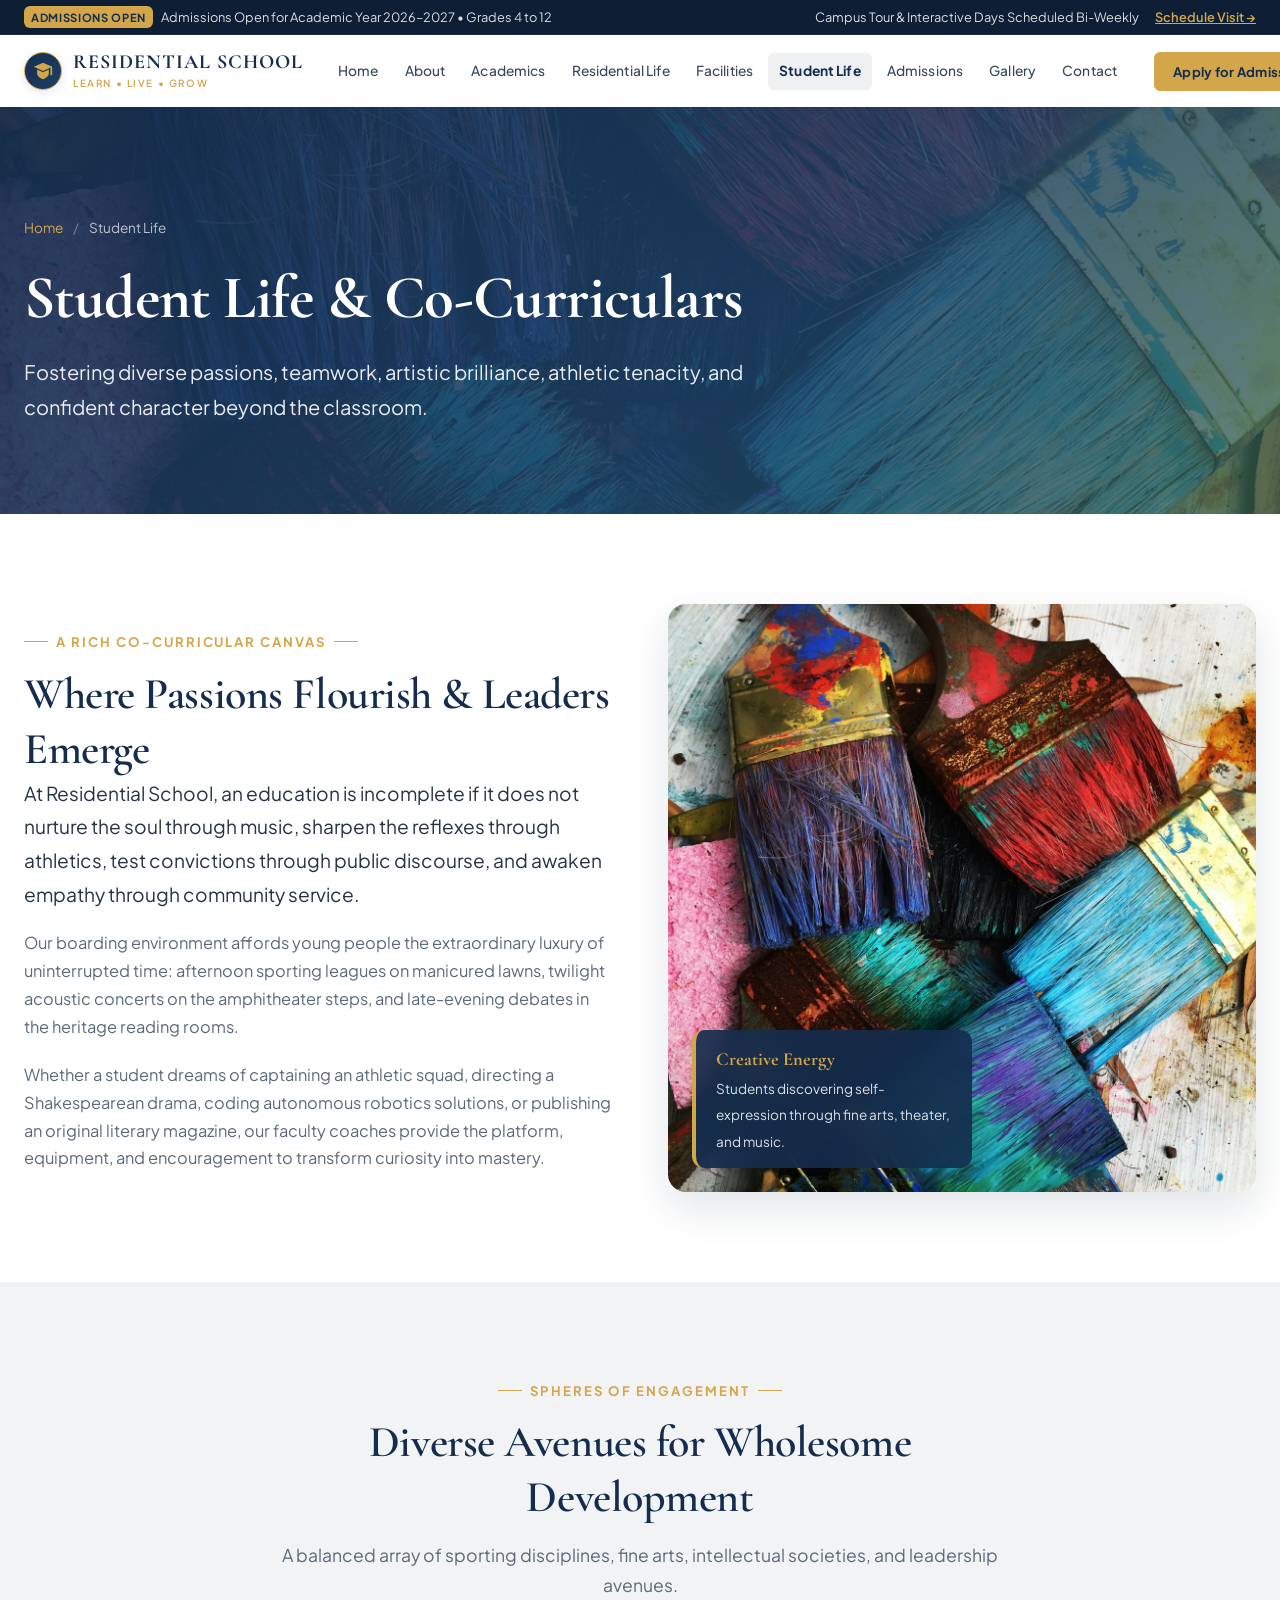
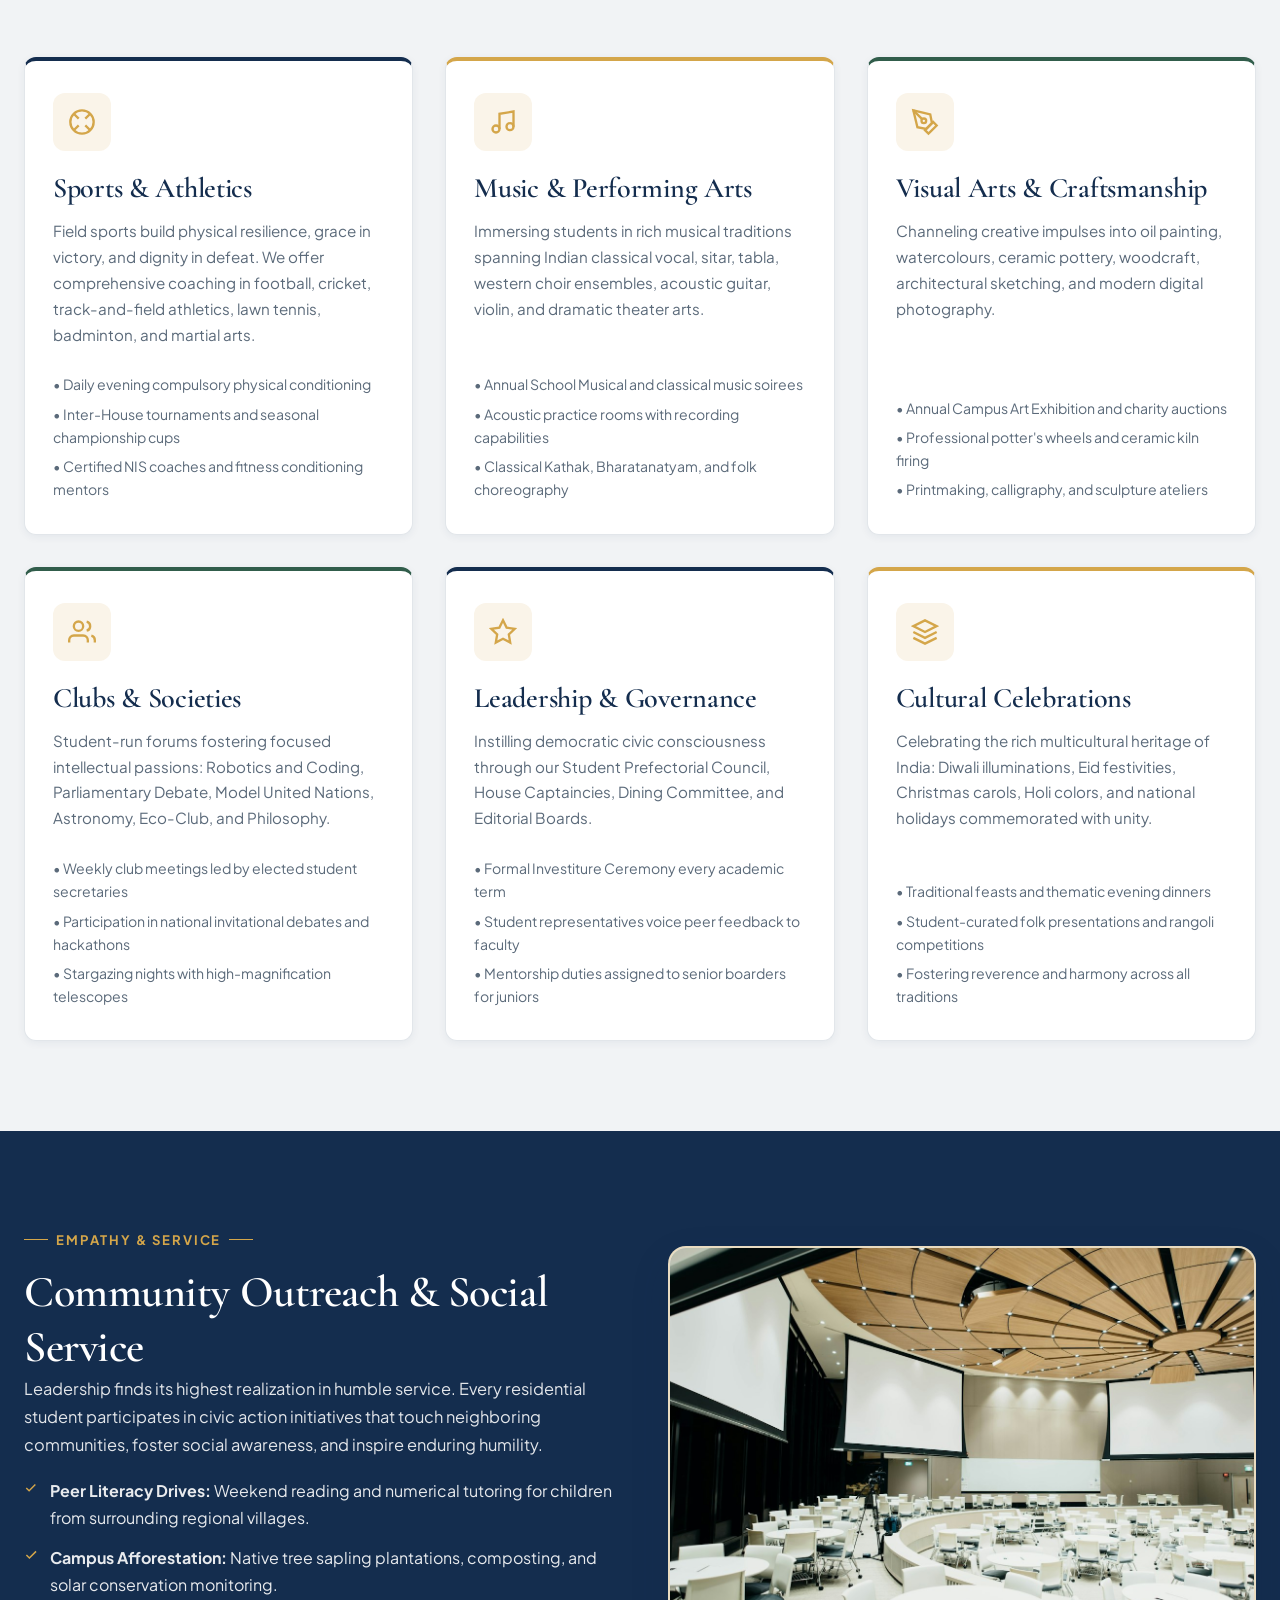
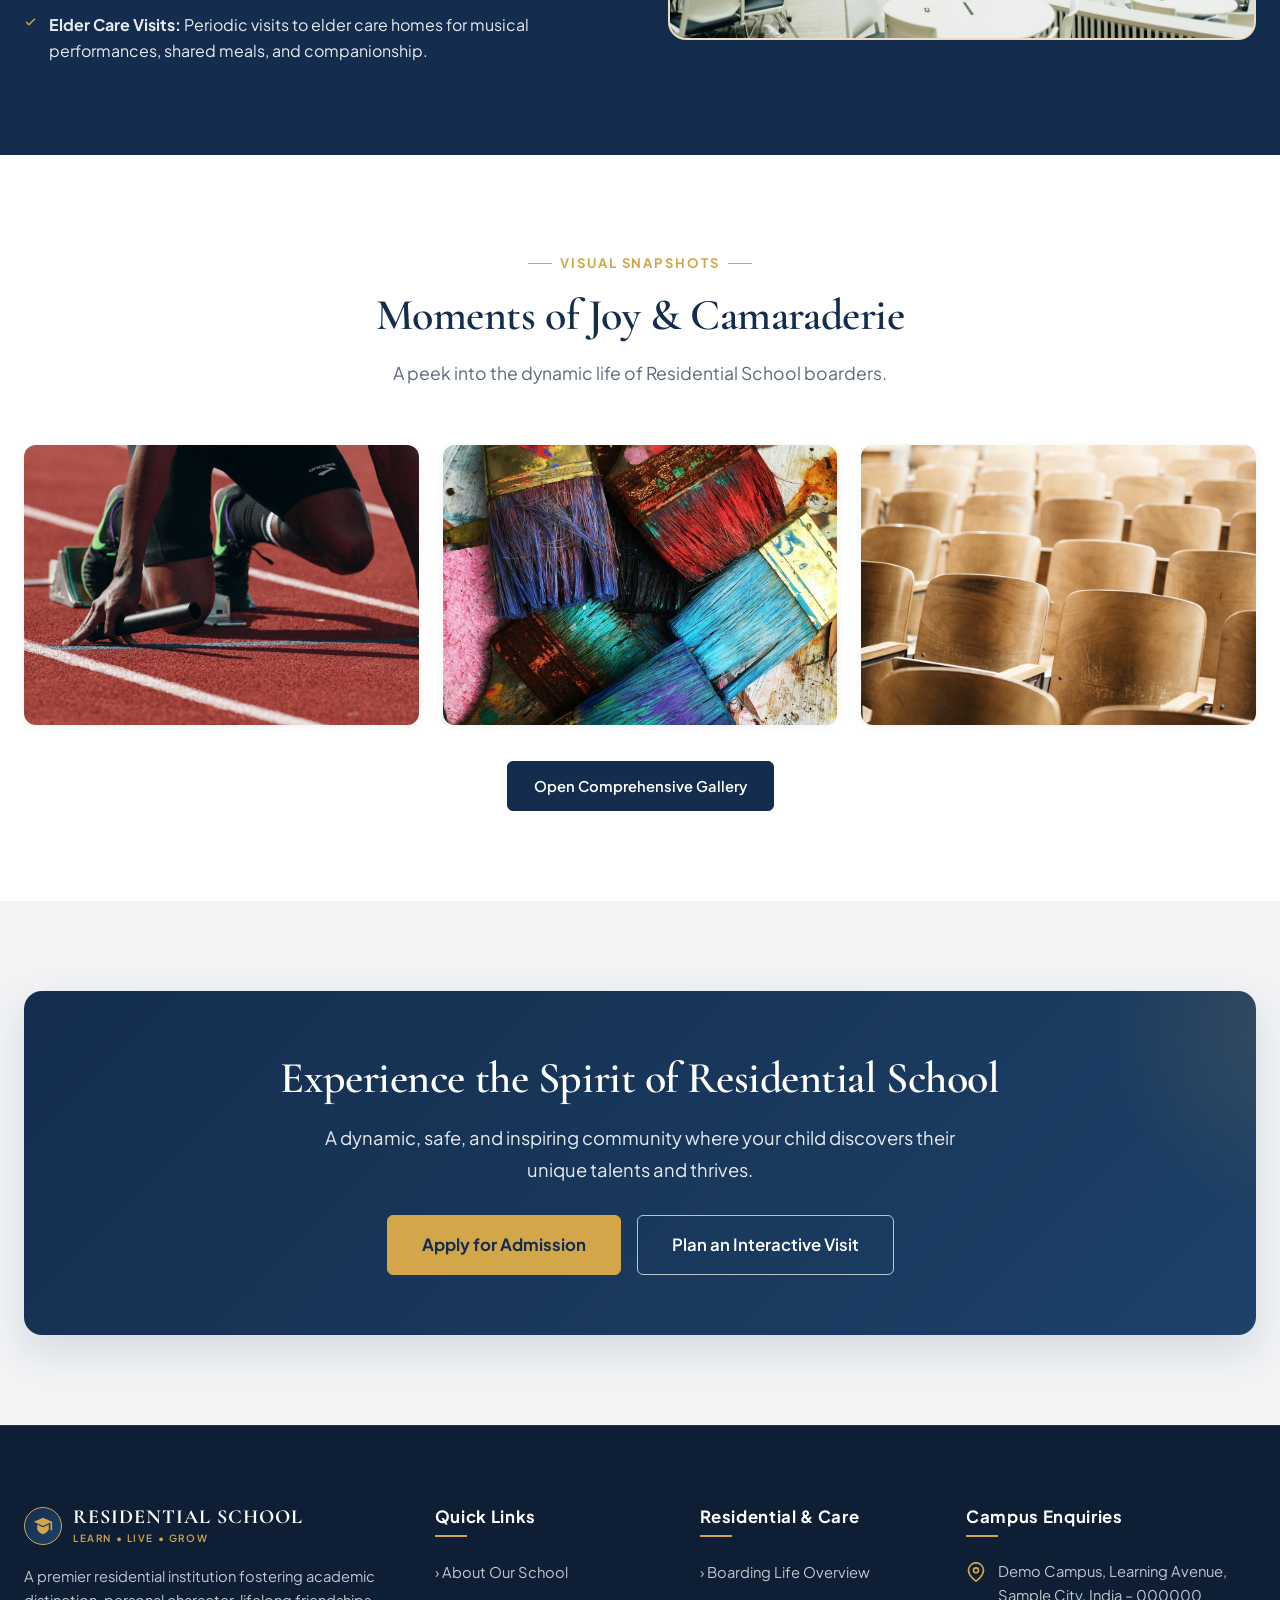
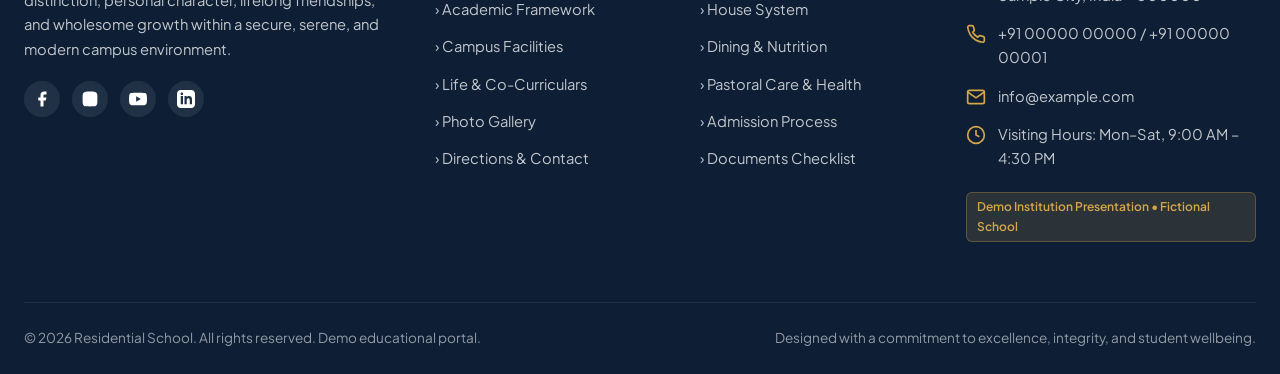
<file: student-life.html>
<!DOCTYPE html>
<html lang="en">
<head>
  <meta charset="UTF-8">
  <meta name="viewport" content="width=device-width, initial-scale=1.0">
  <meta name="description" content="Student Life at Residential School - Athletics, classical music, fine arts, debate clubs, leadership councils, and vibrant cultural celebrations.">
  <title>Student Life | Residential School | Passion, Creativity & Community</title>
  <link rel="stylesheet" href="assets/css/style.css">
</head>
<body>

  <!-- Top Notice Bar -->
  <div class="top-notice-bar">
    <div class="container top-notice-inner">
      <div class="top-notice-item">
        <span class="top-notice-badge">Admissions Open</span>
        <span>Admissions Open for Academic Year 2026–2027 • Grades 4 to 12</span>
      </div>
      <div class="top-notice-item">
        <span>Campus Tour &amp; Interactive Days Scheduled Bi-Weekly</span>
        <a href="admissions.html" style="color: var(--color-warm-gold); text-decoration: underline; margin-left: 8px; font-weight: 600;">Schedule Visit &rarr;</a>
      </div>
    </div>
  </div>

  <!-- Sticky Header -->
  <header class="site-header">
    <div class="container">
      <nav class="navbar" aria-label="Main Navigation">
        <a href="index.html" class="brand-link" aria-label="Residential School Home">
          <div class="brand-emblem" aria-hidden="true">
            <svg viewBox="0 0 24 24">
              <path d="M12 2L1 7l11 5 9-4.09V17h2V7L12 2zm-7 8.18v4.94C5 18.06 8.13 20.7 12 21.94c3.87-1.24 7-3.88 7-6.82v-4.94L12 13.5l-7-3.32z"/>
            </svg>
          </div>
          <div class="brand-text-block">
            <span class="brand-school-name">RESIDENTIAL SCHOOL</span>
            <span class="brand-tagline">LEARN &bull; LIVE &bull; GROW</span>
          </div>
        </a>

        <div class="nav-menu-wrapper">
          <ul class="nav-menu">
            <li><a href="index.html" class="nav-link">Home</a></li>
            <li><a href="about.html" class="nav-link">About</a></li>
            <li><a href="academics.html" class="nav-link">Academics</a></li>
            <li><a href="residential-life.html" class="nav-link">Residential Life</a></li>
            <li><a href="facilities.html" class="nav-link">Facilities</a></li>
            <li><a href="student-life.html" class="nav-link active">Student Life</a></li>
            <li><a href="admissions.html" class="nav-link">Admissions</a></li>
            <li><a href="gallery.html" class="nav-link">Gallery</a></li>
            <li><a href="contact.html" class="nav-link">Contact</a></li>
          </ul>
          <div class="nav-cta">
            <a href="admissions.html" class="btn btn-gold btn-sm">Apply for Admission</a>
          </div>
        </div>

        <button class="nav-toggle" aria-label="Toggle Navigation Menu" aria-expanded="false">
          <svg viewBox="0 0 24 24">
            <path stroke_linecap="round" stroke-linejoin="round" d="M4 6h16M4 12h16M4 18h16"/>
          </svg>
        </button>
      </nav>
    </div>
  </header>

  <!-- Page Hero Banner -->
  <section class="page-hero" style="background-image: url('assets/images/arts-activities.webp');">
    <div class="container">
      <div class="page-hero-content reveal">
        <nav class="breadcrumb" aria-label="Breadcrumb">
          <a href="index.html">Home</a>
          <span class="divider">/</span>
          <span>Student Life</span>
        </nav>
        <h1>Student Life &amp; Co-Curriculars</h1>
        <p class="lead">
          Fostering diverse passions, teamwork, artistic brilliance, athletic tenacity, and confident character beyond the classroom.
        </p>
      </div>
    </div>
  </section>

  <!-- Section 1: Introduction to Student Life -->
  <section class="section section-bg-white">
    <div class="container">
      <div class="grid-2">
        <div class="reveal">
          <span class="eyebrow">A Rich Co-Curricular Canvas</span>
          <h2>Where Passions Flourish &amp; Leaders Emerge</h2>
          <p class="lead" style="margin-bottom: 18px;">
            At Residential School, an education is incomplete if it does not nurture the soul through music, sharpen the reflexes through athletics, test convictions through public discourse, and awaken empathy through community service.
          </p>
          <p style="margin-bottom: 20px;">
            Our boarding environment affords young people the extraordinary luxury of uninterrupted time: afternoon sporting leagues on manicured lawns, twilight acoustic concerts on the amphitheater steps, and late-evening debates in the heritage reading rooms.
          </p>
          <p>
            Whether a student dreams of captaining an athletic squad, directing a Shakespearean drama, coding autonomous robotics solutions, or publishing an original literary magazine, our faculty coaches provide the platform, equipment, and encouragement to transform curiosity into mastery.
          </p>
        </div>
        <div class="reveal">
          <div class="image-frame">
            <img src="assets/images/arts-activities.webp" alt="Vibrant Student Activities at Residential School">
            <div class="image-frame-badge">
              <strong>Creative Energy</strong>
              <span>Students discovering self-expression through fine arts, theater, and music.</span>
            </div>
          </div>
        </div>
      </div>
    </div>
  </section>

  <!-- Section 2: Core Co-Curricular Pillars -->
  <section class="section section-bg-light">
    <div class="container">
      <div class="section-header reveal">
        <span class="eyebrow">Spheres of Engagement</span>
        <h2>Diverse Avenues for Wholesome Development</h2>
        <p>A balanced array of sporting disciplines, fine arts, intellectual societies, and leadership avenues.</p>
      </div>

      <div class="grid-3">
        <!-- 1. Sports & Athletics -->
        <div class="card reveal" style="border-top: 4px solid var(--color-primary-navy);">
          <div class="card-icon">
            <svg viewBox="0 0 24 24"><circle cx="12" cy="12" r="10"/><path d="M4.93 4.93l4.24 4.24M14.83 14.83l4.24 4.24M14.83 9.17l4.24-4.24M4.93 19.07l4.24-4.24"/></svg>
          </div>
          <h3>Sports &amp; Athletics</h3>
          <p>
            Field sports build physical resilience, grace in victory, and dignity in defeat. We offer comprehensive coaching in football, cricket, track-and-field athletics, lawn tennis, badminton, and martial arts.
          </p>
          <ul style="font-size: 0.88rem; color: var(--color-text-muted); display: flex; flex-direction: column; gap: 6px; margin-top: 10px;">
            <li>&bull; Daily evening compulsory physical conditioning</li>
            <li>&bull; Inter-House tournaments and seasonal championship cups</li>
            <li>&bull; Certified NIS coaches and fitness conditioning mentors</li>
          </ul>
        </div>

        <!-- 2. Music & Dance -->
        <div class="card reveal" style="border-top: 4px solid var(--color-warm-gold);">
          <div class="card-icon">
            <svg viewBox="0 0 24 24"><path d="M9 18V5l12-2v13"/><circle cx="6" cy="18" r="3"/><circle cx="18" cy="16" r="3"/></svg>
          </div>
          <h3>Music &amp; Performing Arts</h3>
          <p>
            Immersing students in rich musical traditions spanning Indian classical vocal, sitar, tabla, western choir ensembles, acoustic guitar, violin, and dramatic theater arts.
          </p>
          <ul style="font-size: 0.88rem; color: var(--color-text-muted); display: flex; flex-direction: column; gap: 6px; margin-top: 10px;">
            <li>&bull; Annual School Musical and classical music soirees</li>
            <li>&bull; Acoustic practice rooms with recording capabilities</li>
            <li>&bull; Classical Kathak, Bharatanatyam, and folk choreography</li>
          </ul>
        </div>

        <!-- 3. Fine Arts & Creativity -->
        <div class="card reveal" style="border-top: 4px solid var(--color-forest-green);">
          <div class="card-icon">
            <svg viewBox="0 0 24 24"><path d="M12 19l7-7 3 3-7 7-3-3z"/><path d="M18 13l-1.5-7.5L2 2l3.5 14.5L13 18l5-5z"/><path d="M2 2l7.586 7.586"/><circle cx="11" cy="11" r="2"/></svg>
          </div>
          <h3>Visual Arts &amp; Craftsmanship</h3>
          <p>
            Channeling creative impulses into oil painting, watercolours, ceramic pottery, woodcraft, architectural sketching, and modern digital photography.
          </p>
          <ul style="font-size: 0.88rem; color: var(--color-text-muted); display: flex; flex-direction: column; gap: 6px; margin-top: 10px;">
            <li>&bull; Annual Campus Art Exhibition and charity auctions</li>
            <li>&bull; Professional potter's wheels and ceramic kiln firing</li>
            <li>&bull; Printmaking, calligraphy, and sculpture ateliers</li>
          </ul>
        </div>

        <!-- 4. Clubs & Societies -->
        <div class="card reveal" style="border-top: 4px solid var(--color-forest-green);">
          <div class="card-icon">
            <svg viewBox="0 0 24 24"><path d="M17 21v-2a4 4 0 0 0-4-4H5a4 4 0 0 0-4 4v2"/><circle cx="9" cy="7" r="4"/><path d="M23 21v-2a4 4 0 0 0-3-3.87"/><path d="M16 3.13a4 4 0 0 1 0 7.75"/></svg>
          </div>
          <h3>Clubs &amp; Societies</h3>
          <p>
            Student-run forums fostering focused intellectual passions: Robotics and Coding, Parliamentary Debate, Model United Nations, Astronomy, Eco-Club, and Philosophy.
          </p>
          <ul style="font-size: 0.88rem; color: var(--color-text-muted); display: flex; flex-direction: column; gap: 6px; margin-top: 10px;">
            <li>&bull; Weekly club meetings led by elected student secretaries</li>
            <li>&bull; Participation in national invitational debates and hackathons</li>
            <li>&bull; Stargazing nights with high-magnification telescopes</li>
          </ul>
        </div>

        <!-- 5. Leadership Opportunities -->
        <div class="card reveal" style="border-top: 4px solid var(--color-primary-navy);">
          <div class="card-icon">
            <svg viewBox="0 0 24 24"><polygon points="12 2 15.09 8.26 22 9.27 17 14.14 18.18 21.02 12 17.77 5.82 21.02 7 14.14 2 9.27 8.91 8.26 12 2"/></svg>
          </div>
          <h3>Leadership &amp; Governance</h3>
          <p>
            Instilling democratic civic consciousness through our Student Prefectorial Council, House Captaincies, Dining Committee, and Editorial Boards.
          </p>
          <ul style="font-size: 0.88rem; color: var(--color-text-muted); display: flex; flex-direction: column; gap: 6px; margin-top: 10px;">
            <li>&bull; Formal Investiture Ceremony every academic term</li>
            <li>&bull; Student representatives voice peer feedback to faculty</li>
            <li>&bull; Mentorship duties assigned to senior boarders for juniors</li>
          </ul>
        </div>

        <!-- 6. Cultural Celebrations -->
        <div class="card reveal" style="border-top: 4px solid var(--color-warm-gold);">
          <div class="card-icon">
            <svg viewBox="0 0 24 24"><polygon points="12 2 2 7 12 12 22 7 12 2"/><polyline points="2 17 12 22 22 17"/><polyline points="2 12 12 17 22 12"/></svg>
          </div>
          <h3>Cultural Celebrations</h3>
          <p>
            Celebrating the rich multicultural heritage of India: Diwali illuminations, Eid festivities, Christmas carols, Holi colors, and national holidays commemorated with unity.
          </p>
          <ul style="font-size: 0.88rem; color: var(--color-text-muted); display: flex; flex-direction: column; gap: 6px; margin-top: 10px;">
            <li>&bull; Traditional feasts and thematic evening dinners</li>
            <li>&bull; Student-curated folk presentations and rangoli competitions</li>
            <li>&bull; Fostering reverence and harmony across all traditions</li>
          </ul>
        </div>
      </div>
    </div>
  </section>

  <!-- Section 3: Student Wellbeing & Social Outreach -->
  <section class="section section-bg-navy">
    <div class="container">
      <div class="grid-2">
        <div class="reveal">
          <span class="eyebrow" style="color: var(--color-warm-gold);">Empathy &amp; Service</span>
          <h2 style="color: #fff;">Community Outreach &amp; Social Service</h2>
          <p style="color: rgba(255,255,255,0.88); margin-bottom: 20px;">
            Leadership finds its highest realization in humble service. Every residential student participates in civic action initiatives that touch neighboring communities, foster social awareness, and inspire enduring humility.
          </p>
          <ul style="display: flex; flex-direction: column; gap: 14px;">
            <li style="display: flex; gap: 12px; color: rgba(255,255,255,0.9);">
              <svg width="20" height="20" viewBox="0 0 24 24" fill="none" stroke="var(--color-warm-gold)" stroke-width="2.5"><polyline points="20 6 9 17 4 12"/></svg>
              <span><strong>Peer Literacy Drives:</strong> Weekend reading and numerical tutoring for children from surrounding regional villages.</span>
            </li>
            <li style="display: flex; gap: 12px; color: rgba(255,255,255,0.9);">
              <svg width="20" height="20" viewBox="0 0 24 24" fill="none" stroke="var(--color-warm-gold)" stroke-width="2.5"><polyline points="20 6 9 17 4 12"/></svg>
              <span><strong>Campus Afforestation:</strong> Native tree sapling plantations, composting, and solar conservation monitoring.</span>
            </li>
            <li style="display: flex; gap: 12px; color: rgba(255,255,255,0.9);">
              <svg width="20" height="20" viewBox="0 0 24 24" fill="none" stroke="var(--color-warm-gold)" stroke-width="2.5"><polyline points="20 6 9 17 4 12"/></svg>
              <span><strong>Elder Care Visits:</strong> Periodic visits to elder care homes for musical performances, shared meals, and companionship.</span>
            </li>
          </ul>
        </div>
        <div class="reveal">
          <div class="image-frame" style="border: 2px solid rgba(212,166,74,0.3);">
            <img src="assets/images/school-events.webp" alt="Residential School Annual Cultural Events">
          </div>
        </div>
      </div>
    </div>
  </section>

  <!-- Section 4: Photo Gallery Preview -->
  <section class="section section-bg-white">
    <div class="container">
      <div class="section-header reveal">
        <span class="eyebrow">Visual Snapshots</span>
        <h2>Moments of Joy &amp; Camaraderie</h2>
        <p>A peek into the dynamic life of Residential School boarders.</p>
      </div>

      <div class="gallery-grid">
        <div class="gallery-item reveal" data-category="sports">
          <img src="assets/images/sports-facility.webp" alt="Outdoor Sporting Event">
          <div class="gallery-overlay">
            <h4>Athletic Track &amp; Fields</h4>
            <span>Sports In Action</span>
          </div>
        </div>
        <div class="gallery-item reveal" data-category="arts">
          <img src="assets/images/arts-activities.webp" alt="Art & Pottery Workshop">
          <div class="gallery-overlay">
            <h4>Art Studio In Action</h4>
            <span>Creative Expression</span>
          </div>
        </div>
        <div class="gallery-item reveal" data-category="events">
          <img src="assets/images/gallery-06.webp" alt="Annual Prize Ceremony">
          <div class="gallery-overlay">
            <h4>Annual Celebrations</h4>
            <span>School Traditions</span>
          </div>
        </div>
      </div>

      <div style="text-align: center; margin-top: 36px;" class="reveal">
        <a href="gallery.html" class="btn btn-primary">Open Comprehensive Gallery</a>
      </div>
    </div>
  </section>

  <!-- Section 5: CTA Banner -->
  <section class="section section-bg-light">
    <div class="container">
      <div class="cta-banner reveal">
        <h2>Experience the Spirit of Residential School</h2>
        <p>A dynamic, safe, and inspiring community where your child discovers their unique talents and thrives.</p>
        <div class="cta-banner-buttons">
          <a href="admissions.html" class="btn btn-gold btn-lg">Apply for Admission</a>
          <a href="contact.html" class="btn btn-outline-white btn-lg">Plan an Interactive Visit</a>
        </div>
      </div>
    </div>
  </section>

  <!-- Footer -->
  <footer class="site-footer">
    <div class="container">
      <div class="footer-top">
        <div class="footer-col">
          <a href="index.html" class="brand-link" style="margin-bottom: 18px;">
            <div class="brand-emblem" aria-hidden="true">
              <svg viewBox="0 0 24 24">
                <path d="M12 2L1 7l11 5 9-4.09V17h2V7L12 2zm-7 8.18v4.94C5 18.06 8.13 20.7 12 21.94c3.87-1.24 7-3.88 7-6.82v-4.94L12 13.5l-7-3.32z"/>
              </svg>
            </div>
            <div class="brand-text-block">
              <span class="brand-school-name" style="color: #fff;">RESIDENTIAL SCHOOL</span>
              <span class="brand-tagline">LEARN &bull; LIVE &bull; GROW</span>
            </div>
          </a>
          <p>
            A premier residential institution fostering academic distinction, personal character, lifelong friendships, and wholesome growth within a secure, serene, and modern campus environment.
          </p>
          <div class="social-links">
            <a href="#" class="social-link" aria-label="Facebook"><svg viewBox="0 0 24 24"><path d="M18 2h-3a5 5 0 00-5 5v3H7v4h3v8h4v-8h3l1-4h-4V7a1 1 0 011-1h3z"/></svg></a>
            <a href="#" class="social-link" aria-label="Instagram"><svg viewBox="0 0 24 24"><path d="M12 2.163c3.204 0 3.584.012 4.85.07 3.252.148 4.771 1.691 4.919 4.919.058 1.265.069 1.645.069 4.849 0 3.205-.012 3.584-.069 4.849-.149 3.225-1.664 4.771-4.919 4.919-1.266.058-1.644.07-4.85.07-3.204 0-3.584-.012-4.849-.07-3.26-.149-4.771-1.699-4.919-4.92-.058-1.265-.07-1.644-.07-4.849 0-3.204.013-3.583.07-4.849.149-3.227 1.664-4.771 4.919-4.919 1.266-.057 1.645-.069 4.849-.069z"/></svg></a>
            <a href="#" class="social-link" aria-label="YouTube"><svg viewBox="0 0 24 24"><path d="M23.498 6.186a3.016 3.016 0 00-2.122-2.136C19.505 3.545 12 3.545 12 3.545s-7.505 0-9.377.505A3.017 3.017 0 00.502 6.186C0 8.07 0 12 0 12s0 3.93.502 5.814a3.016 3.016 0 002.122 2.136c1.871.505 9.376.505 9.376.505s7.505 0 9.377-.505a3.015 3.015 0 002.122-2.136C24 15.93 24 12 24 12s0-3.93-.502-5.814zM9.545 15.568V8.432L15.818 12l-6.273 3.568z"/></svg></a>
            <a href="#" class="social-link" aria-label="LinkedIn"><svg viewBox="0 0 24 24"><path d="M19 0h-14c-2.761 0-5 2.239-5 5v14c0 2.761 2.239 5 5 5h14c2.762 0 5-2.239 5-5v-14c0-2.761-2.238-5-5-5zm-11 19h-3v-11h3v11zm-1.5-12.268c-.966 0-1.75-.79-1.75-1.764s.784-1.764 1.75-1.764 1.75.79 1.75 1.764-.783 1.764-1.75 1.764zm13.5 12.268h-3v-5.604c0-3.368-4-3.113-4 0v5.604h-3v-11h3v1.765c1.396-2.586 7-2.777 7 2.476v6.759z"/></svg></a>
          </div>
        </div>

        <div class="footer-col">
          <h4>Quick Links</h4>
          <ul class="footer-links">
            <li><a href="about.html">&rsaquo; About Our School</a></li>
            <li><a href="academics.html">&rsaquo; Academic Framework</a></li>
            <li><a href="facilities.html">&rsaquo; Campus Facilities</a></li>
            <li><a href="student-life.html">&rsaquo; Life &amp; Co-Curriculars</a></li>
            <li><a href="gallery.html">&rsaquo; Photo Gallery</a></li>
            <li><a href="contact.html">&rsaquo; Directions &amp; Contact</a></li>
          </ul>
        </div>

        <div class="footer-col">
          <h4>Residential &amp; Care</h4>
          <ul class="footer-links">
            <li><a href="residential-life.html">&rsaquo; Boarding Life Overview</a></li>
            <li><a href="residential-life.html#houses">&rsaquo; House System</a></li>
            <li><a href="residential-life.html#dining">&rsaquo; Dining &amp; Nutrition</a></li>
            <li><a href="residential-life.html#pastoral">&rsaquo; Pastoral Care &amp; Health</a></li>
            <li><a href="admissions.html">&rsaquo; Admission Process</a></li>
            <li><a href="admissions.html#checklist">&rsaquo; Documents Checklist</a></li>
          </ul>
        </div>

        <div class="footer-col">
          <h4>Campus Enquiries</h4>
          <div class="footer-contact-item">
            <svg viewBox="0 0 24 24" fill="none" stroke="currentColor" stroke-width="2"><path d="M21 10c0 7-9 13-9 13s-9-6-9-13a9 9 0 0118 0z"/><circle cx="12" cy="10" r="3"/></svg>
            <span>Demo Campus, Learning Avenue, Sample City, India &ndash; 000000</span>
          </div>
          <div class="footer-contact-item">
            <svg viewBox="0 0 24 24" fill="none" stroke="currentColor" stroke-width="2"><path d="M22 16.92v3a2 2 0 01-2.18 2 19.79 19.79 0 01-8.63-3.07 19.5 19.5 0 01-6-6 19.79 19.79 0 01-3.07-8.67A2 2 0 014.11 2h3a2 2 0 012 1.72 12.84 12.84 0 00.7 2.81 2 2 0 01-.45 2.11L8.09 9.91a16 16 0 006 6l1.27-1.27a2 2 0 012.11-.45 12.84 12.84 0 002.81.7A2 2 0 0122 16.92z"/></svg>
            <span>+91 00000 00000 / +91 00000 00001</span>
          </div>
          <div class="footer-contact-item">
            <svg viewBox="0 0 24 24" fill="none" stroke="currentColor" stroke-width="2"><path d="M4 4h16c1.1 0 2 .9 2 2v12c0 1.1-.9 2-2 2H4c-1.1 0-2-.9-2-2V6c0-1.1.9-2 2-2z"/><polyline points="22,6 12,13 2,6"/></svg>
            <span>info@example.com</span>
          </div>
          <div class="footer-contact-item">
            <svg viewBox="0 0 24 24" fill="none" stroke="currentColor" stroke-width="2"><circle cx="12" cy="12" r="10"/><polyline points="12 6 12 12 16 14"/></svg>
            <span>Visiting Hours: Mon&ndash;Sat, 9:00 AM &ndash; 4:30 PM</span>
          </div>
          <div class="footer-demo-badge">Demo Institution Presentation &bull; Fictional School</div>
        </div>
      </div>

      <div class="footer-bottom">
        <div>&copy; 2026 Residential School. All rights reserved. Demo educational portal.</div>
        <div>Designed with a commitment to excellence, integrity, and student wellbeing.</div>
      </div>
    </div>
  </footer>

  <!-- Back to Top Button -->
  <button class="back-to-top" aria-label="Back to top of page">
    <svg viewBox="0 0 24 24"><polyline points="18 15 12 9 6 15"/></svg>
  </button>

  <!-- Shared Script -->
  <script src="assets/js/script.js"></script>
</body>
</html>
</file>
<file: assets/css/style.css>
/* ==========================================================================
   RESIDENTIAL SCHOOL - Master Stylesheet
   Modern Indian Residential School / Premium Boarding School
   Color Palette:
     Navy: #142D4E
     Deep Blue: #1D4168
     Forest Green: #315D4B
     Warm Gold: #D4A64A
     Off-White: #F8F7F2
     Light Grey: #F1F3F5
     Dark Text: #263445
     White: #FFFFFF
   ========================================================================== */

@import url('https://fonts.googleapis.com/css2?family=Cormorant+Garamond:ital,wght@0,400;0,600;0,700;1,400&family=Plus+Jakarta+Sans:wght@300;400;500;600;700&display=swap');

:root {
  --color-primary-navy: #142D4E;
  --color-deep-blue: #1D4168;
  --color-forest-green: #315D4B;
  --color-warm-gold: #D4A64A;
  --color-gold-hover: #b88d36;
  --color-gold-soft: rgba(212, 166, 74, 0.12);
  --color-off-white: #F8F7F2;
  --color-light-grey: #F1F3F5;
  --color-dark-text: #263445;
  --color-text-muted: #5B6A7A;
  --color-white: #FFFFFF;
  --color-border: #E2E6EA;
  --color-border-subtle: rgba(20, 45, 78, 0.08);

  --font-serif: 'Cormorant Garamond', Georgia, serif;
  --font-sans: 'Plus Jakarta Sans', -apple-system, BlinkMacSystemFont, "Segoe UI", Roboto, sans-serif;

  --shadow-sm: 0 2px 8px rgba(20, 45, 78, 0.06);
  --shadow-md: 0 8px 24px rgba(20, 45, 78, 0.08);
  --shadow-lg: 0 16px 40px rgba(20, 45, 78, 0.12);
  --shadow-hover: 0 20px 45px rgba(20, 45, 78, 0.16);

  --radius-sm: 6px;
  --radius-md: 12px;
  --radius-lg: 18px;
  --radius-full: 9999px;

  --transition-fast: 0.2s ease;
  --transition-normal: 0.35s cubic-bezier(0.16, 1, 0.3, 1);

  --max-width: 1360px;
  --nav-height: 72px;
}

/* Reset & Box Sizing */
*, *::before, *::after {
  box-sizing: border-box;
  margin: 0;
  padding: 0;
}

html {
  scroll-behavior: smooth;
  font-size: 16px;
  -webkit-text-size-adjust: 100%;
}

body {
  font-family: var(--font-sans);
  background-color: var(--color-off-white);
  color: var(--color-dark-text);
  line-height: 1.65;
  font-weight: 400;
  overflow-x: hidden;
}

/* Focus outline for accessibility */
a:focus-visible, button:focus-visible, input:focus-visible, select:focus-visible, textarea:focus-visible {
  outline: 2px solid var(--color-warm-gold);
  outline-offset: 3px;
}

img {
  max-width: 100%;
  height: auto;
  display: block;
}

a {
  color: inherit;
  text-decoration: none;
  transition: color var(--transition-fast);
}

ul, ol {
  list-style: none;
}

/* Typography Hierarchy */
h1, h2, h3, h4, h5, h6 {
  font-family: var(--font-serif);
  color: var(--color-primary-navy);
  font-weight: 600;
  line-height: 1.25;
  letter-spacing: -0.01em;
}

h1 { font-size: clamp(2.5rem, 5vw, 3.8rem); font-weight: 700; }
h2 { font-size: clamp(2rem, 3.5vw, 2.75rem); }
h3 { font-size: clamp(1.4rem, 2.2vw, 1.85rem); }
h4 { font-size: 1.25rem; font-family: var(--font-sans); font-weight: 600; }
h5 { font-size: 1.1rem; font-family: var(--font-sans); font-weight: 600; }

p {
  color: var(--color-text-muted);
  font-size: 1.025rem;
  line-height: 1.7;
}

p.lead {
  font-size: 1.2rem;
  color: var(--color-dark-text);
  line-height: 1.75;
}

.text-gold { color: var(--color-warm-gold); }
.text-navy { color: var(--color-primary-navy); }
.text-white { color: var(--color-white); }
.text-center { text-align: center; }

/* Layout Containers */
.container {
  width: 100%;
  max-width: var(--max-width);
  margin-left: auto;
  margin-right: auto;
  padding-left: 24px;
  padding-right: 24px;
}

.section {
  padding: 90px 0;
  position: relative;
}

.section-sm {
  padding: 60px 0;
}

.section-bg-white {
  background-color: var(--color-white);
}

.section-bg-light {
  background-color: var(--color-light-grey);
}

.section-bg-navy {
  background-color: var(--color-primary-navy);
  color: var(--color-white);
}

.section-bg-navy h2, 
.section-bg-navy h3, 
.section-bg-navy h4 {
  color: var(--color-white);
}

.section-bg-navy p {
  color: rgba(255, 255, 255, 0.85);
}

.section-bg-forest {
  background-color: var(--color-forest-green);
  color: var(--color-white);
}

.section-header {
  text-align: center;
  max-width: 760px;
  margin: 0 auto 56px auto;
}

.eyebrow {
  display: inline-flex;
  align-items: center;
  gap: 8px;
  font-family: var(--font-sans);
  font-size: 0.82rem;
  font-weight: 700;
  letter-spacing: 0.15em;
  text-transform: uppercase;
  color: var(--color-warm-gold);
  margin-bottom: 14px;
}

.eyebrow::before, .eyebrow::after {
  content: "";
  display: inline-block;
  width: 24px;
  height: 1px;
  background-color: var(--color-warm-gold);
}

.section-header h2 {
  margin-bottom: 16px;
}

.section-header p {
  font-size: 1.1rem;
}

/* Header & Top Bar */
.top-notice-bar {
  background-color: #0E1F35;
  color: rgba(255, 255, 255, 0.85);
  font-size: 0.8rem;
  padding: 6px 0;
  border-bottom: 1px solid rgba(255, 255, 255, 0.08);
}

.top-notice-inner {
  display: flex;
  justify-content: space-between;
  align-items: center;
  flex-wrap: nowrap;
  gap: 16px;
}

.top-notice-item {
  display: inline-flex;
  align-items: center;
  gap: 8px;
}

.top-notice-badge {
  background-color: var(--color-warm-gold);
  color: var(--color-primary-navy);
  font-weight: 700;
  font-size: 0.7rem;
  text-transform: uppercase;
  letter-spacing: 0.06em;
  padding: 2px 7px;
  border-radius: var(--radius-sm);
}

.site-header {
  position: sticky;
  top: 0;
  left: 0;
  width: 100%;
  z-index: 1000;
  background-color: var(--color-white);
  box-shadow: 0 1px 3px rgba(20, 45, 78, 0.05);
  transition: all var(--transition-normal);
}

.site-header.scrolled {
  box-shadow: 0 4px 20px rgba(20, 45, 78, 0.08);
  background-color: rgba(255, 255, 255, 0.98);
  backdrop-filter: blur(10px);
}

.navbar {
  display: flex;
  align-items: center;
  justify-content: space-between;
  height: var(--nav-height);
  gap: 24px;
}

/* Brand Emblem & Logo */
.brand-link {
  display: inline-flex;
  align-items: center;
  gap: 11px;
  text-decoration: none;
  flex-shrink: 0;
}

.brand-emblem {
  width: 38px;
  height: 38px;
  border-radius: 50%;
  background: linear-gradient(135deg, var(--color-primary-navy) 0%, var(--color-deep-blue) 100%);
  border: 1.5px solid var(--color-warm-gold);
  display: flex;
  align-items: center;
  justify-content: center;
  box-shadow: 0 2px 8px rgba(20, 45, 78, 0.12);
  flex-shrink: 0;
}

.brand-emblem svg {
  width: 20px;
  height: 20px;
  fill: var(--color-warm-gold);
}

.brand-text-block {
  display: flex;
  flex-direction: column;
}

.brand-school-name {
  font-family: var(--font-serif);
  font-size: 1.25rem;
  font-weight: 700;
  color: var(--color-primary-navy);
  letter-spacing: 0.05em;
  line-height: 1.1;
  text-transform: uppercase;
}

.brand-tagline {
  font-family: var(--font-sans);
  font-size: 0.62rem;
  font-weight: 600;
  letter-spacing: 0.16em;
  color: var(--color-warm-gold);
  margin-top: 2px;
  text-transform: uppercase;
}

/* Nav Menu Wrapper & Links */
.nav-menu-wrapper {
  display: flex;
  align-items: center;
  gap: 20px;
  flex-shrink: 0;
}

.nav-menu {
  display: flex;
  align-items: center;
  gap: 4px;
  margin: 0;
  padding: 0;
  list-style: none;
}

.nav-menu li {
  display: flex;
  align-items: center;
}

.nav-link {
  font-family: var(--font-sans);
  font-size: 0.86rem;
  font-weight: 500;
  color: #38485B;
  padding: 7px 11px;
  border-radius: var(--radius-sm);
  position: relative;
  transition: all var(--transition-fast);
  white-space: nowrap;
  letter-spacing: 0.01em;
}

.nav-link::after {
  display: none; /* remove clumsy bottom bar that was misaligning */
}

.nav-link:hover {
  color: var(--color-primary-navy);
  background-color: rgba(20, 45, 78, 0.05);
}

.nav-link.active {
  color: var(--color-primary-navy);
  font-weight: 700;
  background-color: rgba(20, 45, 78, 0.07);
}

.nav-cta {
  display: flex;
  align-items: center;
  flex-shrink: 0;
  margin-left: 6px;
}

.nav-cta .btn {
  padding: 8px 18px;
  font-size: 0.82rem;
  letter-spacing: 0.02em;
}

/* Buttons */
.btn {
  display: inline-flex;
  align-items: center;
  justify-content: center;
  gap: 10px;
  font-family: var(--font-sans);
  font-size: 0.92rem;
  font-weight: 600;
  padding: 12px 26px;
  border-radius: var(--radius-sm);
  border: 1px solid transparent;
  cursor: pointer;
  transition: all var(--transition-normal);
  text-align: center;
  white-space: nowrap;
}

.btn-sm {
  padding: 9px 18px;
  font-size: 0.85rem;
}

.btn-lg {
  padding: 15px 34px;
  font-size: 1.05rem;
}

.btn-primary {
  background-color: var(--color-primary-navy);
  color: var(--color-white);
  border-color: var(--color-primary-navy);
}

.btn-primary:hover {
  background-color: var(--color-deep-blue);
  border-color: var(--color-deep-blue);
  box-shadow: 0 6px 18px rgba(20, 45, 78, 0.25);
  transform: translateY(-2px);
}

.btn-gold {
  background-color: var(--color-warm-gold);
  color: var(--color-primary-navy);
  border-color: var(--color-warm-gold);
  font-weight: 700;
}

.btn-gold:hover {
  background-color: var(--color-gold-hover);
  border-color: var(--color-gold-hover);
  box-shadow: 0 6px 18px rgba(212, 166, 74, 0.35);
  transform: translateY(-2px);
}

.btn-outline-gold {
  background-color: transparent;
  color: var(--color-warm-gold);
  border-color: var(--color-warm-gold);
}

.btn-outline-gold:hover {
  background-color: var(--color-warm-gold);
  color: var(--color-primary-navy);
}

.btn-outline-white {
  background-color: transparent;
  color: var(--color-white);
  border-color: rgba(255, 255, 255, 0.7);
}

.btn-outline-white:hover {
  background-color: var(--color-white);
  color: var(--color-primary-navy);
  border-color: var(--color-white);
}

.btn-outline-navy {
  background-color: transparent;
  color: var(--color-primary-navy);
  border-color: var(--color-primary-navy);
}

.btn-outline-navy:hover {
  background-color: var(--color-primary-navy);
  color: var(--color-white);
}

/* Mobile Nav Toggle Button */
.nav-toggle {
  display: none;
  background: none;
  border: none;
  cursor: pointer;
  padding: 8px;
  color: var(--color-primary-navy);
}

.nav-toggle svg {
  width: 28px;
  height: 28px;
  stroke: currentColor;
  stroke-width: 2;
  fill: none;
}

/* Page Hero Banner (Inner Pages) */
.page-hero {
  position: relative;
  background-color: var(--color-primary-navy);
  background-size: cover;
  background-position: center;
  padding: 110px 0 90px 0;
  color: var(--color-white);
  overflow: hidden;
}

.page-hero::before {
  content: "";
  position: absolute;
  inset: 0;
  background: linear-gradient(135deg, rgba(20, 45, 78, 0.92) 0%, rgba(29, 65, 104, 0.85) 60%, rgba(49, 93, 75, 0.75) 100%);
  z-index: 1;
}

.page-hero-content {
  position: relative;
  z-index: 2;
  max-width: 780px;
}

.page-hero h1 {
  color: var(--color-white);
  margin-bottom: 18px;
}

.page-hero p.lead {
  color: rgba(255, 255, 255, 0.9);
  font-size: 1.25rem;
}

.breadcrumb {
  display: flex;
  align-items: center;
  gap: 10px;
  font-size: 0.85rem;
  color: rgba(255, 255, 255, 0.7);
  margin-bottom: 20px;
}

.breadcrumb a {
  color: var(--color-warm-gold);
}

.breadcrumb span.divider {
  opacity: 0.5;
}

/* Homepage Hero Banner */
.home-hero {
  position: relative;
  min-height: calc(100vh - var(--nav-height));
  display: flex;
  align-items: center;
  background-color: var(--color-primary-navy);
  background-image: url('../images/hero-school.webp');
  background-size: cover;
  background-position: center 30%;
  color: var(--color-white);
  padding: 100px 0;
}

.home-hero-overlay {
  position: absolute;
  inset: 0;
  background: linear-gradient(90deg, rgba(14, 31, 53, 0.94) 0%, rgba(20, 45, 78, 0.85) 50%, rgba(29, 65, 104, 0.6) 100%);
}

.home-hero-content {
  position: relative;
  z-index: 2;
  max-width: 780px;
}

.trust-badge {
  display: inline-flex;
  align-items: center;
  gap: 10px;
  background-color: rgba(255, 255, 255, 0.1);
  backdrop-filter: blur(8px);
  border: 1px solid rgba(255, 255, 255, 0.18);
  border-radius: var(--radius-full);
  padding: 8px 18px;
  font-size: 0.85rem;
  color: var(--color-warm-gold);
  font-weight: 600;
  letter-spacing: 0.05em;
  margin-bottom: 24px;
}

.home-hero h1 {
  color: var(--color-white);
  margin-bottom: 22px;
  line-height: 1.15;
}

.home-hero p.lead {
  color: rgba(255, 255, 255, 0.92);
  margin-bottom: 34px;
  font-size: 1.25rem;
  max-width: 680px;
}

.hero-cta-group {
  display: flex;
  flex-wrap: wrap;
  gap: 16px;
  margin-bottom: 40px;
}

.hero-features-strip {
  display: grid;
  grid-template-columns: repeat(3, 1fr);
  gap: 24px;
  padding-top: 30px;
  border-top: 1px solid rgba(255, 255, 255, 0.15);
}

.hero-feature-item {
  display: flex;
  align-items: center;
  gap: 14px;
}

.hero-feature-icon {
  width: 42px;
  height: 42px;
  border-radius: var(--radius-sm);
  background-color: rgba(212, 166, 74, 0.18);
  border: 1px solid rgba(212, 166, 74, 0.4);
  display: flex;
  align-items: center;
  justify-content: center;
  color: var(--color-warm-gold);
  flex-shrink: 0;
}

.hero-feature-text strong {
  display: block;
  font-size: 0.95rem;
  color: var(--color-white);
  font-weight: 600;
}

.hero-feature-text span {
  font-size: 0.8rem;
  color: rgba(255, 255, 255, 0.7);
}

/* Two-Column Grid */
.grid-2 {
  display: grid;
  grid-template-columns: 1fr 1fr;
  gap: 56px;
  align-items: center;
}

.grid-3 {
  display: grid;
  grid-template-columns: repeat(3, 1fr);
  gap: 32px;
}

.grid-4 {
  display: grid;
  grid-template-columns: repeat(4, 1fr);
  gap: 28px;
}

/* Rounded Image Frame */
.image-frame {
  position: relative;
  border-radius: var(--radius-lg);
  overflow: hidden;
  box-shadow: var(--shadow-lg);
  background-color: var(--color-light-grey);
}

.image-frame img {
  width: 100%;
  height: 100%;
  object-fit: cover;
  transition: transform 0.6s cubic-bezier(0.16, 1, 0.3, 1);
}

.image-frame:hover img {
  transform: scale(1.03);
}

.image-frame-badge {
  position: absolute;
  bottom: 24px;
  left: 24px;
  background-color: rgba(20, 45, 78, 0.9);
  backdrop-filter: blur(10px);
  color: var(--color-white);
  padding: 14px 20px;
  border-radius: var(--radius-md);
  border-left: 4px solid var(--color-warm-gold);
  max-width: 280px;
  box-shadow: var(--shadow-md);
}

.image-frame-badge strong {
  display: block;
  font-family: var(--font-serif);
  font-size: 1.15rem;
  color: var(--color-warm-gold);
}

.image-frame-badge span {
  font-size: 0.85rem;
  color: rgba(255, 255, 255, 0.85);
}

/* Cards */
.card {
  background-color: var(--color-white);
  border-radius: var(--radius-md);
  padding: 32px 28px;
  box-shadow: var(--shadow-sm);
  border: 1px solid var(--color-border);
  transition: all var(--transition-normal);
  display: flex;
  flex-direction: column;
}

.card:hover {
  transform: translateY(-6px);
  box-shadow: var(--shadow-hover);
  border-color: rgba(212, 166, 74, 0.35);
}

.card-icon {
  width: 58px;
  height: 58px;
  border-radius: var(--radius-md);
  background-color: var(--color-gold-soft);
  color: var(--color-warm-gold);
  display: flex;
  align-items: center;
  justify-content: center;
  margin-bottom: 20px;
  transition: all var(--transition-fast);
}

.card-icon svg {
  width: 28px;
  height: 28px;
  stroke: currentColor;
  stroke-width: 2;
  fill: none;
}

.card:hover .card-icon {
  background-color: var(--color-primary-navy);
  color: var(--color-warm-gold);
}

.card h3, .card h4 {
  margin-bottom: 12px;
}

.card p {
  font-size: 0.95rem;
  margin-bottom: 16px;
  flex-grow: 1;
}

/* Image Card */
.image-card {
  background-color: var(--color-white);
  border-radius: var(--radius-md);
  overflow: hidden;
  box-shadow: var(--shadow-sm);
  border: 1px solid var(--color-border);
  transition: all var(--transition-normal);
  display: flex;
  flex-direction: column;
}

.image-card:hover {
  transform: translateY(-6px);
  box-shadow: var(--shadow-hover);
}

.image-card-thumb {
  height: 220px;
  overflow: hidden;
  position: relative;
  background-color: var(--color-light-grey);
}

.image-card-thumb img {
  width: 100%;
  height: 100%;
  object-fit: cover;
  transition: transform 0.6s cubic-bezier(0.16, 1, 0.3, 1);
}

.image-card:hover .image-card-thumb img {
  transform: scale(1.06);
}

.image-card-body {
  padding: 24px;
  display: flex;
  flex-direction: column;
  flex-grow: 1;
}

.image-card-body h3, .image-card-body h4 {
  margin-bottom: 10px;
}

.image-card-body p {
  font-size: 0.92rem;
  flex-grow: 1;
}

.card-link {
  display: inline-flex;
  align-items: center;
  gap: 8px;
  font-size: 0.88rem;
  font-weight: 600;
  color: var(--color-primary-navy);
  margin-top: 14px;
}

.card-link svg {
  width: 16px;
  height: 16px;
  transition: transform var(--transition-fast);
}

.card-link:hover {
  color: var(--color-warm-gold);
}

.card-link:hover svg {
  transform: translateX(4px);
}

/* Daily Routine Timeline */
.timeline {
  position: relative;
  max-width: 860px;
  margin: 0 auto;
  padding: 20px 0;
}

.timeline::before {
  content: "";
  position: absolute;
  top: 0;
  bottom: 0;
  left: 120px;
  width: 2px;
  background-color: var(--color-border);
}

.timeline-item {
  position: relative;
  display: flex;
  align-items: flex-start;
  margin-bottom: 32px;
}

.timeline-item:last-child {
  margin-bottom: 0;
}

.timeline-time {
  width: 100px;
  font-family: var(--font-sans);
  font-weight: 700;
  font-size: 0.95rem;
  color: var(--color-warm-gold);
  text-align: right;
  padding-right: 20px;
  flex-shrink: 0;
  padding-top: 2px;
}

.timeline-marker {
  position: absolute;
  left: 114px;
  top: 6px;
  width: 14px;
  height: 14px;
  border-radius: 50%;
  background-color: var(--color-white);
  border: 3px solid var(--color-primary-navy);
  z-index: 2;
  transition: all var(--transition-fast);
}

.timeline-item:hover .timeline-marker {
  background-color: var(--color-warm-gold);
  border-color: var(--color-primary-navy);
  transform: scale(1.3);
}

.timeline-content {
  margin-left: 48px;
  background-color: var(--color-white);
  padding: 18px 24px;
  border-radius: var(--radius-md);
  border: 1px solid var(--color-border);
  box-shadow: var(--shadow-sm);
  flex-grow: 1;
}

.timeline-content h4 {
  margin-bottom: 4px;
  color: var(--color-primary-navy);
}

.timeline-content p {
  font-size: 0.92rem;
  margin-bottom: 0;
}

/* Testimonials */
.testimonial-card {
  background-color: var(--color-white);
  border-radius: var(--radius-md);
  padding: 36px 30px;
  box-shadow: var(--shadow-sm);
  border: 1px solid var(--color-border);
  position: relative;
  display: flex;
  flex-direction: column;
}

.testimonial-quote-icon {
  font-family: var(--font-serif);
  font-size: 4rem;
  line-height: 1;
  color: var(--color-warm-gold);
  opacity: 0.35;
  margin-bottom: -15px;
}

.testimonial-text {
  font-style: italic;
  font-size: 1.05rem;
  line-height: 1.7;
  color: var(--color-dark-text);
  margin-bottom: 24px;
  flex-grow: 1;
}

.testimonial-author {
  display: flex;
  align-items: center;
  gap: 14px;
  padding-top: 18px;
  border-top: 1px solid var(--color-border-subtle);
}

.testimonial-avatar {
  width: 48px;
  height: 48px;
  border-radius: 50%;
  background: linear-gradient(135deg, var(--color-primary-navy) 0%, var(--color-forest-green) 100%);
  color: var(--color-white);
  font-weight: 700;
  display: flex;
  align-items: center;
  justify-content: center;
  font-size: 1.1rem;
}

.testimonial-info h4 {
  font-size: 1rem;
  margin-bottom: 2px;
}

.testimonial-info span {
  font-size: 0.82rem;
  color: var(--color-text-muted);
}

/* Admission Step Process */
.process-grid {
  display: grid;
  grid-template-columns: repeat(5, 1fr);
  gap: 20px;
  position: relative;
}

.process-step {
  background-color: var(--color-white);
  border-radius: var(--radius-md);
  padding: 28px 20px;
  text-align: center;
  border: 1px solid var(--color-border);
  box-shadow: var(--shadow-sm);
  position: relative;
  transition: all var(--transition-normal);
}

.process-step:hover {
  transform: translateY(-5px);
  border-color: var(--color-warm-gold);
}

.step-number {
  width: 44px;
  height: 44px;
  border-radius: 50%;
  background-color: var(--color-primary-navy);
  color: var(--color-warm-gold);
  font-family: var(--font-serif);
  font-size: 1.3rem;
  font-weight: 700;
  display: flex;
  align-items: center;
  justify-content: center;
  margin: 0 auto 16px auto;
}

.process-step h4 {
  font-size: 1.05rem;
  margin-bottom: 8px;
}

.process-step p {
  font-size: 0.86rem;
  line-height: 1.5;
}

/* Forms */
.form-card {
  background-color: var(--color-white);
  border-radius: var(--radius-lg);
  padding: 44px;
  box-shadow: var(--shadow-lg);
  border: 1px solid var(--color-border);
}

.form-grid {
  display: grid;
  grid-template-columns: 1fr 1fr;
  gap: 22px;
}

.form-group {
  display: flex;
  flex-direction: column;
  gap: 7px;
}

.form-group.full-width {
  grid-column: 1 / -1;
}

.form-label {
  font-size: 0.9rem;
  font-weight: 600;
  color: var(--color-primary-navy);
}

.form-label .required {
  color: #D32F2F;
}

.form-control {
  font-family: var(--font-sans);
  font-size: 0.95rem;
  padding: 12px 16px;
  border-radius: var(--radius-sm);
  border: 1px solid var(--color-border);
  background-color: #FAFAFA;
  color: var(--color-dark-text);
  transition: all var(--transition-fast);
}

.form-control:focus {
  outline: none;
  background-color: var(--color-white);
  border-color: var(--color-primary-navy);
  box-shadow: 0 0 0 3px rgba(20, 45, 78, 0.12);
}

.form-control.error {
  border-color: #D32F2F;
  background-color: #FFF8F8;
}

.field-error-msg {
  font-size: 0.8rem;
  color: #D32F2F;
  display: none;
}

.field-error-msg.visible {
  display: block;
}

.form-disclaimer {
  font-size: 0.825rem;
  color: var(--color-text-muted);
  line-height: 1.5;
  margin-top: 10px;
}

.form-feedback-alert {
  display: none;
  padding: 18px 24px;
  border-radius: var(--radius-md);
  margin-bottom: 24px;
  font-size: 0.95rem;
  line-height: 1.6;
}

.form-feedback-alert.success {
  display: block;
  background-color: #EDF7EE;
  color: #1E4620;
  border: 1px solid #C8E6C9;
}

.form-feedback-alert.error {
  display: block;
  background-color: #FDEDED;
  color: #5F2120;
  border: 1px solid #FFCDD2;
}

/* Gallery Filter and Grid */
.gallery-filter-tabs {
  display: flex;
  justify-content: center;
  flex-wrap: wrap;
  gap: 10px;
  margin-bottom: 40px;
}

.filter-btn {
  background-color: var(--color-white);
  border: 1px solid var(--color-border);
  color: var(--color-dark-text);
  font-family: var(--font-sans);
  font-size: 0.9rem;
  font-weight: 500;
  padding: 10px 22px;
  border-radius: var(--radius-full);
  cursor: pointer;
  transition: all var(--transition-fast);
}

.filter-btn:hover {
  border-color: var(--color-warm-gold);
  color: var(--color-primary-navy);
}

.filter-btn.active {
  background-color: var(--color-primary-navy);
  color: var(--color-white);
  border-color: var(--color-primary-navy);
}

.gallery-grid {
  display: grid;
  grid-template-columns: repeat(3, 1fr);
  gap: 24px;
}

.gallery-item {
  position: relative;
  border-radius: var(--radius-md);
  overflow: hidden;
  box-shadow: var(--shadow-sm);
  height: 280px;
  cursor: pointer;
  background-color: var(--color-light-grey);
}

.gallery-item img {
  width: 100%;
  height: 100%;
  object-fit: cover;
  transition: transform 0.6s cubic-bezier(0.16, 1, 0.3, 1);
}

.gallery-overlay {
  position: absolute;
  inset: 0;
  background: linear-gradient(to top, rgba(20, 45, 78, 0.92) 0%, rgba(20, 45, 78, 0.3) 60%, transparent 100%);
  display: flex;
  flex-direction: column;
  justify-content: flex-end;
  padding: 24px;
  opacity: 0;
  transition: opacity var(--transition-normal);
}

.gallery-item:hover img {
  transform: scale(1.08);
}

.gallery-item:hover .gallery-overlay {
  opacity: 1;
}

.gallery-overlay h4 {
  color: var(--color-white);
  font-size: 1.15rem;
  margin-bottom: 4px;
  transform: translateY(10px);
  transition: transform var(--transition-normal);
}

.gallery-overlay span {
  font-size: 0.8rem;
  color: var(--color-warm-gold);
  text-transform: uppercase;
  letter-spacing: 0.1em;
  transform: translateY(10px);
  transition: transform var(--transition-normal) 0.05s;
}

.gallery-item:hover .gallery-overlay h4,
.gallery-item:hover .gallery-overlay span {
  transform: translateY(0);
}

/* Lightbox */
.lightbox {
  position: fixed;
  inset: 0;
  background-color: rgba(14, 31, 53, 0.96);
  backdrop-filter: blur(8px);
  z-index: 2000;
  display: none;
  align-items: center;
  justify-content: center;
  padding: 40px;
  opacity: 0;
  transition: opacity var(--transition-normal);
}

.lightbox.active {
  display: flex;
  opacity: 1;
}

.lightbox-content-wrapper {
  position: relative;
  max-width: 1000px;
  width: 100%;
  display: flex;
  flex-direction: column;
  align-items: center;
}

.lightbox-img {
  max-width: 100%;
  max-height: 75vh;
  object-fit: contain;
  border-radius: var(--radius-sm);
  box-shadow: 0 10px 40px rgba(0, 0, 0, 0.5);
}

.lightbox-caption {
  color: var(--color-white);
  margin-top: 18px;
  text-align: center;
  font-size: 1.05rem;
  font-family: var(--font-serif);
}

.lightbox-category {
  font-family: var(--font-sans);
  font-size: 0.8rem;
  color: var(--color-warm-gold);
  text-transform: uppercase;
  letter-spacing: 0.1em;
  margin-top: 4px;
}

.lightbox-close {
  position: absolute;
  top: -46px;
  right: 0;
  background: none;
  border: none;
  color: var(--color-white);
  cursor: pointer;
  padding: 8px;
  display: flex;
  align-items: center;
  justify-content: center;
  transition: transform var(--transition-fast);
}

.lightbox-close:hover {
  transform: scale(1.15);
  color: var(--color-warm-gold);
}

.lightbox-close svg {
  width: 32px;
  height: 32px;
  stroke: currentColor;
  stroke-width: 2;
}

.lightbox-nav-btn {
  position: absolute;
  top: 50%;
  transform: translateY(-50%);
  background-color: rgba(255, 255, 255, 0.12);
  border: 1px solid rgba(255, 255, 255, 0.2);
  color: var(--color-white);
  width: 48px;
  height: 48px;
  border-radius: 50%;
  display: flex;
  align-items: center;
  justify-content: center;
  cursor: pointer;
  transition: all var(--transition-fast);
}

.lightbox-nav-btn:hover {
  background-color: var(--color-warm-gold);
  color: var(--color-primary-navy);
}

.lightbox-prev { left: -64px; }
.lightbox-next { right: -64px; }

/* Accordion */
.accordion {
  display: flex;
  flex-direction: column;
  gap: 14px;
}

.accordion-item {
  background-color: var(--color-white);
  border: 1px solid var(--color-border);
  border-radius: var(--radius-md);
  overflow: hidden;
  transition: border-color var(--transition-fast);
}

.accordion-item.active {
  border-color: var(--color-warm-gold);
}

.accordion-header {
  width: 100%;
  padding: 20px 24px;
  background: none;
  border: none;
  display: flex;
  align-items: center;
  justify-content: space-between;
  cursor: pointer;
  text-align: left;
  font-family: var(--font-sans);
  font-size: 1.05rem;
  font-weight: 600;
  color: var(--color-primary-navy);
}

.accordion-icon {
  width: 24px;
  height: 24px;
  transition: transform var(--transition-fast);
  color: var(--color-warm-gold);
}

.accordion-item.active .accordion-icon {
  transform: rotate(180deg);
}

.accordion-content {
  max-height: 0;
  overflow: hidden;
  transition: max-height 0.4s cubic-bezier(0.16, 1, 0.3, 1), padding 0.4s;
  padding: 0 24px;
}

.accordion-item.active .accordion-content {
  padding: 0 24px 22px 24px;
}

/* Value Cards / House System Cards */
.value-card {
  background-color: var(--color-white);
  border-radius: var(--radius-md);
  padding: 28px;
  border-top: 4px solid var(--color-warm-gold);
  box-shadow: var(--shadow-sm);
  border-left: 1px solid var(--color-border);
  border-right: 1px solid var(--color-border);
  border-bottom: 1px solid var(--color-border);
  transition: all var(--transition-normal);
}

.value-card:hover {
  transform: translateY(-5px);
  box-shadow: var(--shadow-hover);
}

.house-card {
  border-radius: var(--radius-md);
  padding: 32px 28px;
  background-color: var(--color-white);
  box-shadow: var(--shadow-sm);
  border: 1px solid var(--color-border);
  position: relative;
  overflow: hidden;
  transition: all var(--transition-normal);
}

.house-card::before {
  content: "";
  position: absolute;
  top: 0;
  left: 0;
  right: 0;
  height: 6px;
}

.house-card.cedar::before { background-color: #315D4B; }
.house-card.maple::before { background-color: #B23A22; }
.house-card.oak::before { background-color: #D4A64A; }
.house-card.pine::before { background-color: #1D4168; }

.house-card:hover {
  transform: translateY(-6px);
  box-shadow: var(--shadow-hover);
}

.house-motto {
  font-family: var(--font-serif);
  font-style: italic;
  font-size: 1.05rem;
  color: var(--color-text-muted);
  margin-bottom: 14px;
}

/* Call to Action Banner */
.cta-banner {
  background: linear-gradient(135deg, var(--color-primary-navy) 0%, var(--color-deep-blue) 100%);
  border-radius: var(--radius-lg);
  padding: 60px 48px;
  color: var(--color-white);
  text-align: center;
  position: relative;
  overflow: hidden;
  box-shadow: var(--shadow-lg);
}

.cta-banner::before {
  content: "";
  position: absolute;
  top: -50%;
  right: -20%;
  width: 400px;
  height: 400px;
  border-radius: 50%;
  background: radial-gradient(circle, rgba(212, 166, 74, 0.15) 0%, transparent 70%);
}

.cta-banner h2 {
  color: var(--color-white);
  margin-bottom: 16px;
}

.cta-banner p {
  color: rgba(255, 255, 255, 0.9);
  max-width: 640px;
  margin: 0 auto 30px auto;
  font-size: 1.15rem;
}

.cta-banner-buttons {
  display: flex;
  justify-content: center;
  flex-wrap: wrap;
  gap: 16px;
}

/* Footer */
.site-footer {
  background-color: #0E1F35;
  color: rgba(255, 255, 255, 0.75);
  padding-top: 80px;
  border-top: 1px solid rgba(255, 255, 255, 0.08);
}

.footer-top {
  display: grid;
  grid-template-columns: 2fr 1.2fr 1.2fr 1.6fr;
  gap: 48px;
  padding-bottom: 60px;
}

.footer-col h4 {
  font-family: var(--font-sans);
  font-size: 1.05rem;
  font-weight: 700;
  color: var(--color-white);
  margin-bottom: 22px;
  letter-spacing: 0.04em;
  position: relative;
  padding-bottom: 10px;
}

.footer-col h4::after {
  content: "";
  position: absolute;
  bottom: 0;
  left: 0;
  width: 32px;
  height: 2px;
  background-color: var(--color-warm-gold);
}

.footer-col p {
  color: rgba(255, 255, 255, 0.75);
  font-size: 0.92rem;
  line-height: 1.65;
  margin-bottom: 20px;
}

.footer-links li {
  margin-bottom: 11px;
}

.footer-links a {
  color: rgba(255, 255, 255, 0.75);
  font-size: 0.92rem;
  transition: all var(--transition-fast);
  display: inline-flex;
  align-items: center;
  gap: 8px;
}

.footer-links a:hover {
  color: var(--color-warm-gold);
  transform: translateX(4px);
}

.footer-contact-item {
  display: flex;
  align-items: flex-start;
  gap: 12px;
  margin-bottom: 14px;
  font-size: 0.92rem;
  color: rgba(255, 255, 255, 0.75);
}

.footer-contact-item svg {
  width: 20px;
  height: 20px;
  stroke: var(--color-warm-gold);
  flex-shrink: 0;
  margin-top: 3px;
}

.footer-demo-badge {
  display: inline-block;
  background-color: rgba(212, 166, 74, 0.15);
  color: var(--color-warm-gold);
  border: 1px solid rgba(212, 166, 74, 0.3);
  font-size: 0.75rem;
  font-weight: 600;
  padding: 4px 10px;
  border-radius: var(--radius-sm);
  margin-top: 8px;
}

.footer-bottom {
  border-top: 1px solid rgba(255, 255, 255, 0.08);
  padding: 24px 0;
  display: flex;
  justify-content: space-between;
  align-items: center;
  flex-wrap: wrap;
  gap: 16px;
  font-size: 0.85rem;
  color: rgba(255, 255, 255, 0.55);
}

.social-links {
  display: flex;
  gap: 12px;
}

.social-link {
  width: 36px;
  height: 36px;
  border-radius: 50%;
  background-color: rgba(255, 255, 255, 0.08);
  color: var(--color-white);
  display: flex;
  align-items: center;
  justify-content: center;
  transition: all var(--transition-fast);
}

.social-link:hover {
  background-color: var(--color-warm-gold);
  color: var(--color-primary-navy);
  transform: translateY(-2px);
}

.social-link svg {
  width: 18px;
  height: 18px;
  fill: currentColor;
}

/* Back to Top Button */
.back-to-top {
  position: fixed;
  bottom: 30px;
  right: 30px;
  width: 48px;
  height: 48px;
  border-radius: 50%;
  background-color: var(--color-primary-navy);
  border: 2px solid var(--color-warm-gold);
  color: var(--color-warm-gold);
  display: flex;
  align-items: center;
  justify-content: center;
  cursor: pointer;
  z-index: 900;
  box-shadow: var(--shadow-md);
  opacity: 0;
  visibility: hidden;
  transition: all var(--transition-normal);
}

.back-to-top.visible {
  opacity: 1;
  visibility: visible;
}

.back-to-top:hover {
  background-color: var(--color-warm-gold);
  color: var(--color-primary-navy);
  transform: translateY(-3px);
}

.back-to-top svg {
  width: 22px;
  height: 22px;
  stroke: currentColor;
  stroke-width: 2.5;
  fill: none;
}

/* Scroll Reveal Animations */
.reveal {
  opacity: 0;
  transform: translateY(24px);
  transition: opacity 0.7s cubic-bezier(0.16, 1, 0.3, 1), transform 0.7s cubic-bezier(0.16, 1, 0.3, 1);
}

.reveal.active {
  opacity: 1;
  transform: translateY(0);
}

/* Responsive Media Queries */
@media (max-width: 1220px) {
  .nav-menu { gap: 2px; }
  .nav-link { font-size: 0.82rem; padding: 6px 8px; }
  .nav-cta .btn { padding: 7px 14px; font-size: 0.78rem; }
  .brand-school-name { font-size: 1.15rem; }
}

@media (max-width: 1040px) {
  :root { --nav-height: 66px; }
  .grid-4 { grid-template-columns: repeat(2, 1fr); }
  .process-grid { grid-template-columns: repeat(3, 1fr); }
  .footer-top { grid-template-columns: 1fr 1fr; gap: 40px; }
  
  .nav-toggle { display: block; }
  
  .nav-menu-wrapper {
    position: fixed;
    top: var(--nav-height);
    left: 0;
    right: 0;
    bottom: 0;
    background-color: var(--color-white);
    padding: 30px 24px;
    transform: translateX(100%);
    transition: transform 0.35s ease-in-out;
    display: flex;
    flex-direction: column;
    justify-content: space-between;
    overflow-y: auto;
    box-shadow: 0 10px 30px rgba(0,0,0,0.15);
    z-index: 999;
  }
  
  .nav-menu-wrapper.open {
    transform: translateX(0);
  }
  
  .nav-menu {
    flex-direction: column;
    align-items: flex-start;
    gap: 12px;
    width: 100%;
  }
  
  .nav-link {
    font-size: 1.1rem;
    padding: 10px 14px;
    width: 100%;
    border-bottom: 1px solid var(--color-border);
  }
  
  .nav-cta {
    width: 100%;
    margin-top: 20px;
    margin-left: 0;
  }
  
  .nav-cta .btn {
    width: 100%;
    padding: 12px;
    font-size: 0.95rem;
  }
}

  .timeline::before { left: 24px; }
  .timeline-time { width: auto; text-align: left; padding-left: 56px; margin-bottom: 6px; }
  .timeline-marker { left: 18px; top: 8px; }
  .timeline-content { margin-left: 56px; }
  .timeline-item { flex-direction: column; }

  .process-grid { grid-template-columns: 1fr; }
  .form-grid { grid-template-columns: 1fr; }
  .form-card { padding: 28px 20px; }

  .lightbox-prev { left: 10px; }
  .lightbox-next { right: 10px; }
}

@media (max-width: 600px) {
  .section { padding: 60px 0; }
  .gallery-grid { grid-template-columns: 1fr; }
  .grid-4 { grid-template-columns: 1fr; }
  .footer-top { grid-template-columns: 1fr; }
  .footer-bottom { flex-direction: column; text-align: center; }
  .hero-cta-group { flex-direction: column; }
  .hero-cta-group .btn { width: 100%; }
}
</file>
